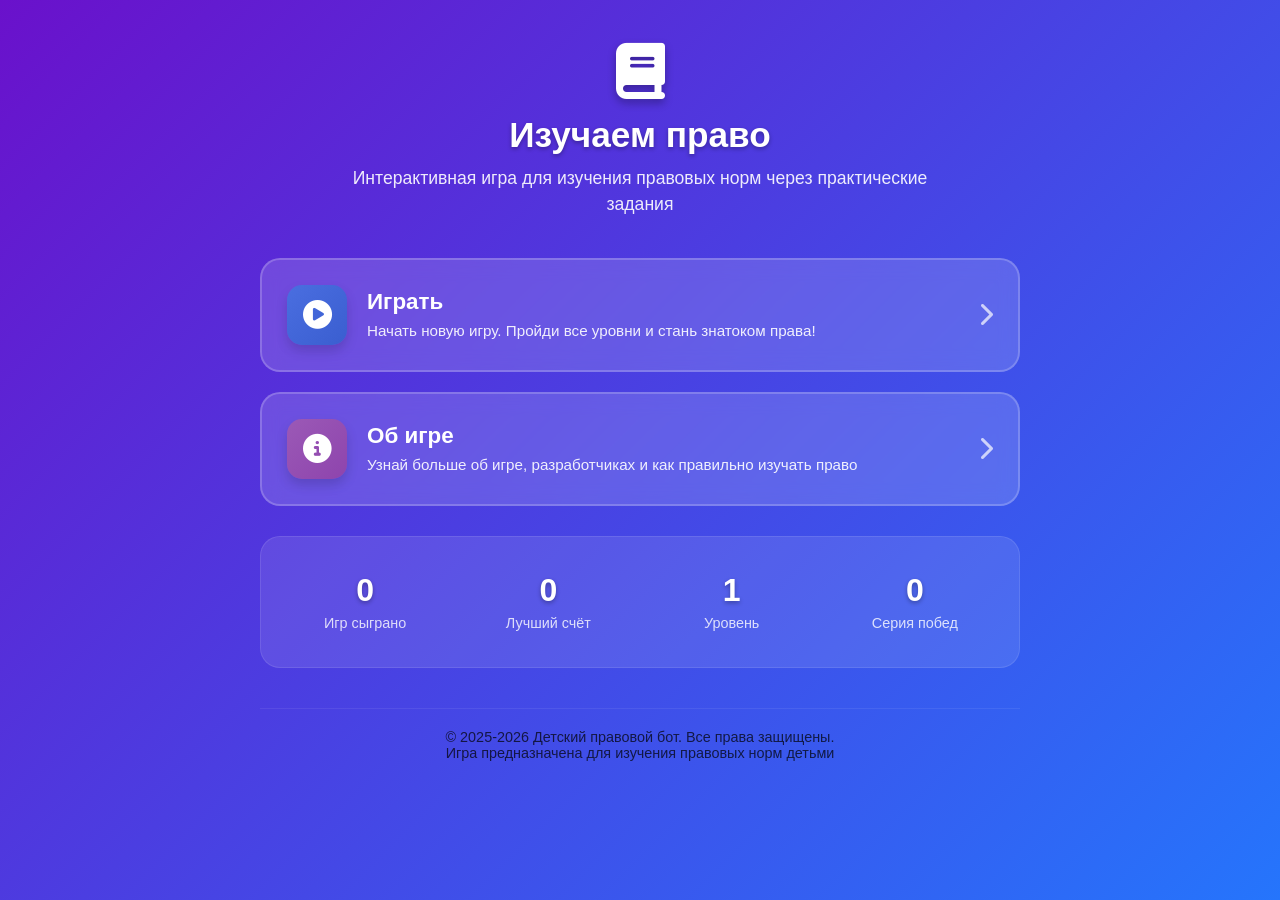
<file: index.html>
<!DOCTYPE html>
<html lang="ru">
<head>
    <meta charset="UTF-8">
    <meta name="viewport" content="width=device-width, initial-scale=1.0">
    <title>Изучаем право - Главная</title>
    <link rel="stylesheet" href="https://cdnjs.cloudflare.com/ajax/libs/font-awesome/6.4.0/css/all.min.css">
    <link rel="stylesheet" href="html/styles.css">
</head>
<body>
    <div class="container">
        <div class="header">
            <div class="logo pulse">
                <i class="fas fa-book"></i>
            </div>
            <h1>Изучаем право</h1>
            <p>Интерактивная игра для изучения правовых норм через практические задания</p>
        </div>

        <div class="menu">
            <a href="html/gamemode.html" class="menu-btn">
                <div class="btn-icon">
                    <i class="fas fa-play-circle"></i>
                </div>
                <div class="btn-content">
                    <span class="btn-title">Играть</span>
                    <span class="btn-description">Начать новую игру. Пройди все уровни и стань знатоком права!</span>
                </div>
                <div class="btn-arrow">
                    <i class="fas fa-chevron-right"></i>
                </div>
            </a>

            <a href="html/info.html" class="menu-btn">
                <div class="btn-icon" style="background: linear-gradient(135deg, #9b59b6, #8e44ad);">
                    <i class="fas fa-info-circle"></i>
                </div>
                <div class="btn-content">
                    <span class="btn-title">Об игре</span>
                    <span class="btn-description">Узнай больше об игре, разработчиках и как правильно изучать право</span>
                </div>
                <div class="btn-arrow">
                    <i class="fas fa-chevron-right"></i>
                </div>
            </a>
            
            <!--<a href="html/settings.html" class="menu-btn">
                <div class="btn-icon" style="background: linear-gradient(135deg, #34495e, #2c3e50);">
                    <i class="fas fa-cog"></i>
                </div>
                <div class="btn-content">
                    <span class="btn-title">Настройки</span>
                    <span class="btn-description">Настрой звук, сложность, управление и другие параметры игры</span>
                </div>
                <div class="btn-arrow">
                    <i class="fas fa-chevron-right"></i>
                </div>
            </a>
            
            <a href="html/achievements.html" class="menu-btn">
                <div class="btn-icon" style="background: linear-gradient(135deg, #f39c12, #e67e22);">
                    <i class="fas fa-trophy"></i>
                </div>
                <div class="btn-content">
                    <span class="btn-title">Достижения</span>
                    <span class="btn-description">Собирай достижения, повышай уровень</span>
                </div>
                <div class="btn-arrow">
                    <i class="fas fa-chevron-right"></i>
                </div>
            </a>-->
        </div>
                
        <div class="user-stats" style="color: white;">
            <div class="stat-item">
                <span class="stat-number" id="totalGames">0</span>
                <span class="stat-label">Игр сыграно</span>
            </div>
            <div class="stat-item">
                <span class="stat-number" id="bestScore">0</span>
                <span class="stat-label">Лучший счёт</span>
            </div>
            <div class="stat-item">
                <span class="stat-number" id="level">1</span>
                <span class="stat-label">Уровень</span>
            </div>
            <div class="stat-item">
                <span class="stat-number" id="streak">0</span>
                <span class="stat-label">Серия побед</span>
            </div>
        </div>

        <div class="footer">
            <p>© 2025-2026 Детский правовой бот. Все права защищены.</p>
            <p>Игра предназначена для изучения правовых норм детьми</p>
        </div>
    </div>

    <script>
        document.addEventListener('DOMContentLoaded', function() {
            // Загрузка статистики из localStorage
            const totalGames = localStorage.getItem('totalGames') || 0;
            const bestScore = localStorage.getItem('bestScore') || 0;
            const level = localStorage.getItem('level') || 1;
            const streak = localStorage.getItem('streak') || 0;
            
            document.getElementById('totalGames').textContent = totalGames;
            document.getElementById('bestScore').textContent = bestScore;
            document.getElementById('level').textContent = level;
            document.getElementById('streak').textContent = streak;

            const menuBtns = document.querySelectorAll('.menu-btn');
            menuBtns.forEach(btn => {
                btn.addEventListener('click', function(e) {
                    this.style.transform = 'scale(0.98)';
                    setTimeout(() => {
                        this.style.transform = '';
                    }, 200);
                });
            });
            
            // Добавляем интерактивность для статистики
            const statItems = document.querySelectorAll('.stat-item');
            statItems.forEach(item => {
                item.addEventListener('click', function() {
                    const label = this.querySelector('.stat-label').textContent;
                    const value = this.querySelector('.stat-number').textContent;
                    
                    // Временное уведомление
                    const originalBg = this.style.background;
                    this.style.background = 'rgba(255, 255, 255, 0.3)';
                    
                    setTimeout(() => {
                        this.style.background = originalBg;
                    }, 300);
                });
            });
            
        });
    </script>
</body>
</html>
</file>
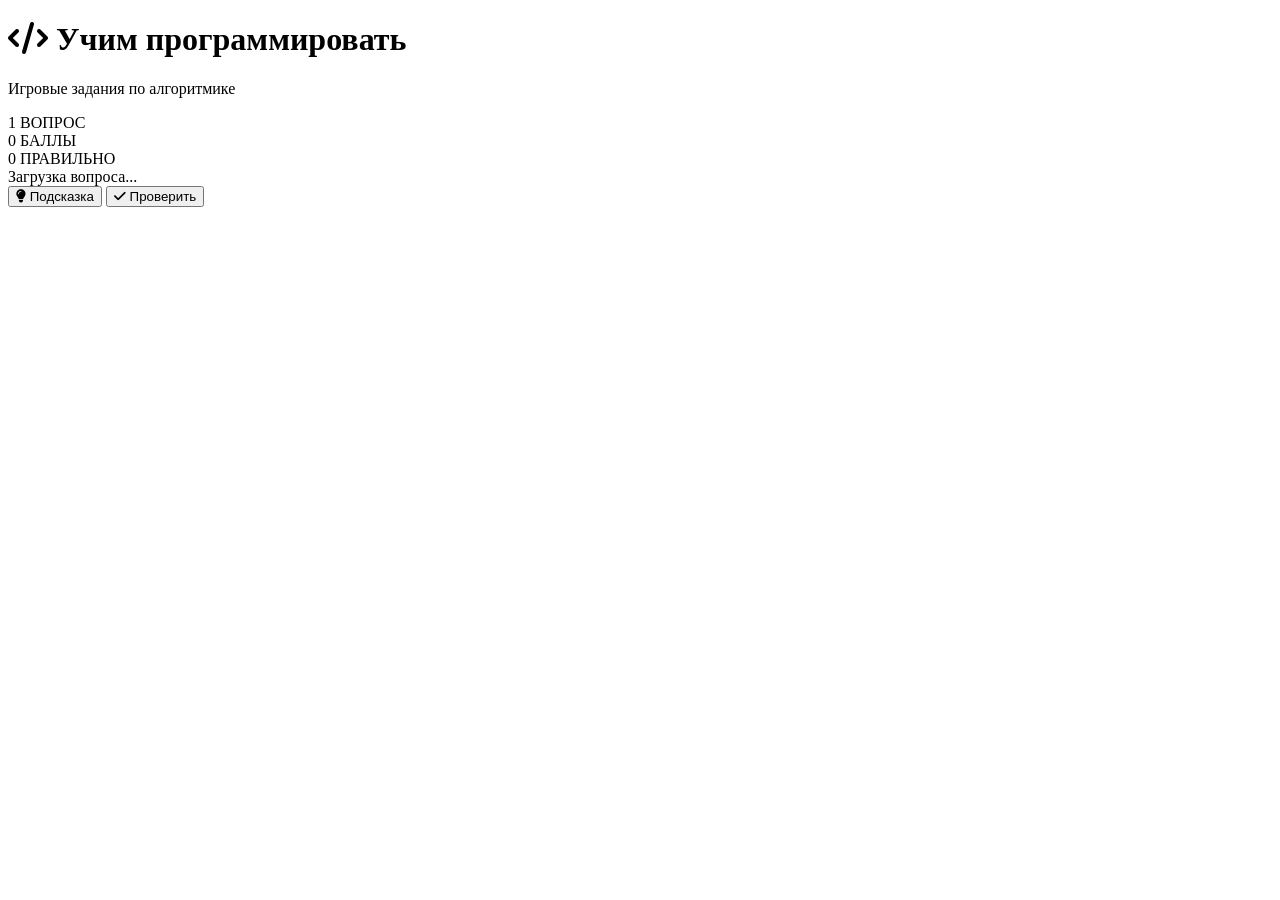
<file: html/index.html>
<!DOCTYPE html>
<html lang="ru">
<head>
    <meta charset="UTF-8">
    <meta name="viewport" content="width=device-width, initial-scale=1.0, maximum-scale=1.0, user-scalable=no">
    <title>Программирование для детей</title>
    <script src="https://telegram.org/js/telegram-web-app.js"></script>
    <link rel="stylesheet" href="https://cdnjs.cloudflare.com/ajax/libs/font-awesome/6.4.0/css/all.min.css">
    <link rel="styles" href="styles.css">
</head>
<body>
    <div class="game-container" id="gameContainer">
        <div class="header">
            <h1><i class="fas fa-code"></i> Учим программировать</h1>
            <p class="subtitle">Игровые задания по алгоритмике</p>
        </div>
        
        <div class="stats">
            <div class="stat-item">
                <span class="number" id="questionNumber">1</span>
                <span class="label">ВОПРОС</span>
            </div>
            <div class="stat-item">
                <span class="number" id="score">0</span>
                <span class="label">БАЛЛЫ</span>
            </div>
            <div class="stat-item">
                <span class="number" id="correct">0</span>
                <span class="label">ПРАВИЛЬНО</span>
            </div>
        </div>
        
        <div class="question-block fade-in" id="questionBlock">
            <div class="question-text" id="questionText">
                Загрузка вопроса...
            </div>
            
            <div id="answerContainer">
                <!-- Здесь будут варианты ответов -->
            </div>
        </div>
    </div>
    
    <div class="controls">
        <button class="btn btn-hint" id="hintBtn">
            <i class="fas fa-lightbulb"></i> Подсказка
        </button>
        <button class="btn btn-check" id="checkBtn">
            <i class="fas fa-check"></i> Проверить
        </button>
        <button class="btn btn-next" id="nextBtn" style="display: none;">
            <i class="fas fa-arrow-right"></i> Следующий вопрос
        </button>
    </div>
    
    <div class="result-message" id="resultMessage"></div>

    <script>
        const tg = window.Telegram.WebApp;
        tg.expand();
        tg.ready();
        
        // Вопросы без объяснений
        const questions = [
            {
                type: 'single',
                question: 'Что такое алгоритм?',
                options: [
                    'Последовательность команд для компьютера',
                    'Программа на языке программирования',
                    'Точное предписание для решения задачи',
                    'Математическая формула'
                ],
                correct: 2
            },
            {
                type: 'multiple',
                question: 'Какие типы циклов существуют в программировании?',
                options: [
                    'Цикл while',
                    'Цикл for',
                    'Цикл do-while',
                    'Бесконечный цикл'
                ],
                correct: [0, 1, 2, 3]
            },
            {
                type: 'matching',
                question: 'Соедини понятия с их значениями:',
                leftItems: ['Algorithm', 'Variable', 'Function', 'Bug'],
                rightItems: [
                    'Named container for data',
                    'Step-by-step instruction',
                    'Error in program',
                    'Reusable code block'
                ],
                correctPairs: {
                    'Algorithm': 'Step-by-step instruction',
                    'Variable': 'Named container for data',
                    'Function': 'Reusable code block',
                    'Bug': 'Error in program'
                }
            },
            {
                type: 'sequence',
                question: 'Расставь строки кода в правильном порядке:',
                steps: [
                    'print("Hello, World!")',
                    '# My first program',
                    'def main():',
                    'if __name__ == "__main__":',
                    '    main()'
                ],
                correctOrder: [1, 2, 0, 3, 4]
            },
            {
                type: 'fill-blanks',
                question: 'Заполни пропуски в программе:',
                code: 'for i in range(10):<br>    <span class="blank" data-id="1">______</span>("Hello!")<br><br>if x > 10:<br>    <span class="blank" data-id="2">______</span>("Big")<br>else:<br>    <span class="blank" data-id="3">______</span>("Small")',
                blanks: {
                    '1': ['print', 'write', 'output'],
                    '2': ['print', 'say', 'show'],
                    '3': ['print', 'display', 'output']
                },
                correct: ['print', 'print', 'print']
            },
            {
                type: 'find-error',
                question: 'Найди строку с ошибкой:',
                code: [
                    'def calculate(a, b):',
                    '    result = a + b',
                    '    return result',
                    '',
                    'x = 5',
                    'y = "10"',
                    'z = calculate(x, y)',
                    'print(f"Result: {z}")'
                ],
                errorLine: 6
            },
            {
                type: 'build-program',
                question: 'Собери программу для приветствия:',
                blocks: [
                    'def greet(name):',
                    '    print(f"Hello, {name}!")',
                    '',
                    'greet("World")',
                    'greet("Python")'
                ],
                correctOrder: [0, 1, 2, 3, 4]
            }
        ];
        
        let currentQuestion = 0;
        let score = 0;
        let correctAnswers = 0;
        let selectedAnswers = [];
        let activeBlank = null;
        let programBlocks = [];
        
        const elements = {
            questionNumber: document.getElementById('questionNumber'),
            score: document.getElementById('score'),
            correct: document.getElementById('correct'),
            questionText: document.getElementById('questionText'),
            answerContainer: document.getElementById('answerContainer'),
            hintBtn: document.getElementById('hintBtn'),
            checkBtn: document.getElementById('checkBtn'),
            nextBtn: document.getElementById('nextBtn'),
            resultMessage: document.getElementById('resultMessage')
        };
        
        function showResultMessage(message, isCorrect) {
            elements.resultMessage.textContent = message;
            elements.resultMessage.className = `result-message ${isCorrect ? 'correct' : 'incorrect'}`;
            elements.resultMessage.style.display = 'block';
            
            setTimeout(() => {
                elements.resultMessage.style.display = 'none';
            }, 1500);
        }
        
        function initGame() {
            loadQuestion(currentQuestion);
            setupEventListeners();
        }
        
        function loadQuestion(index) {
            if (index >= questions.length) {
                showResults();
                return;
            }
            
            const question = questions[index];
            elements.questionNumber.textContent = index + 1;
            elements.questionText.textContent = question.question;
            elements.answerContainer.innerHTML = '';
            
            // Показываем кнопку "Проверить", скрываем "Следующий вопрос"
            elements.checkBtn.style.display = 'flex';
            elements.nextBtn.style.display = 'none';
            
            selectedAnswers = [];
            activeBlank = null;
            programBlocks = [];
            
            switch (question.type) {
                case 'single':
                    loadSingleChoice(question);
                    break;
                case 'multiple':
                    loadMultipleChoice(question);
                    break;
                case 'matching':
                    loadMatching(question);
                    break;
                case 'sequence':
                    loadSequence(question);
                    break;
                case 'fill-blanks':
                    loadFillBlanks(question);
                    break;
                case 'find-error':
                    loadFindError(question);
                    break;
                case 'build-program':
                    loadBuildProgram(question);
                    break;
            }
            
            // Прокручиваем к началу
            window.scrollTo(0, 0);
        }
        
        function loadSingleChoice(question) {
            const container = document.createElement('div');
            container.className = 'options-container';
            
            question.options.forEach((option, index) => {
                const optionElement = document.createElement('button');
                optionElement.className = 'option-btn';
                optionElement.innerHTML = `
                    <span class="option-number">${String.fromCharCode(65 + index)}</span>
                    <span>${option}</span>
                `;
                
                optionElement.addEventListener('click', () => {
                    document.querySelectorAll('.option-btn').forEach(el => {
                        el.classList.remove('selected');
                    });
                    optionElement.classList.add('selected');
                    selectedAnswers = [index];
                });
                
                container.appendChild(optionElement);
            });
            
            elements.answerContainer.appendChild(container);
        }
        
        function loadMultipleChoice(question) {
            const container = document.createElement('div');
            container.className = 'options-container';
            
            question.options.forEach((option, index) => {
                const optionElement = document.createElement('button');
                optionElement.className = 'option-btn';
                optionElement.innerHTML = `
                    <div class="checkbox"></div>
                    <span>${option}</span>
                `;
                
                optionElement.addEventListener('click', () => {
                    optionElement.classList.toggle('selected');
                    optionElement.querySelector('.checkbox').classList.toggle('checked');
                    
                    if (optionElement.classList.contains('selected')) {
                        selectedAnswers.push(index);
                    } else {
                        selectedAnswers = selectedAnswers.filter(i => i !== index);
                    }
                });
                
                container.appendChild(optionElement);
            });
            
            elements.answerContainer.appendChild(container);
        }
        
        function loadMatching(question) {
            const container = document.createElement('div');
            container.className = 'matching-container';
            
            question.leftItems.forEach((term, index) => {
                const row = document.createElement('div');
                row.className = 'matching-row';
                
                const termDiv = document.createElement('div');
                termDiv.className = 'matching-term';
                termDiv.textContent = term;
                
                const select = document.createElement('select');
                select.className = 'matching-select';
                select.innerHTML = '<option value="">Выбери ответ</option>';
                
                question.rightItems.forEach(item => {
                    const option = document.createElement('option');
                    option.value = item;
                    option.textContent = item;
                    select.appendChild(option);
                });
                
                row.appendChild(termDiv);
                row.appendChild(select);
                container.appendChild(row);
            });
            
            elements.answerContainer.appendChild(container);
        }
        
        function loadSequence(question) {
            const container = document.createElement('div');
            container.className = 'sequence-container';
            
            const shuffledSteps = [...question.steps]
                .map((step, index) => ({step, originalIndex: index}))
                .sort(() => Math.random() - 0.5);
            
            shuffledSteps.forEach((item, currentIndex) => {
                const stepElement = document.createElement('div');
                stepElement.className = 'sequence-item';
                stepElement.innerHTML = `
                    <span>${item.step}</span>
                    <div class="seq-buttons">
                        <button class="seq-btn" ${currentIndex === 0 ? 'disabled' : ''}>↑</button>
                        <button class="seq-btn" ${currentIndex === shuffledSteps.length - 1 ? 'disabled' : ''}>↓</button>
                    </div>
                `;
                stepElement.dataset.originalIndex = item.originalIndex;
                
                const upBtn = stepElement.querySelector('.seq-btn:nth-child(1)');
                const downBtn = stepElement.querySelector('.seq-btn:nth-child(2)');
                
                upBtn.addEventListener('click', () => {
                    if (currentIndex > 0) {
                        const prevElement = container.children[currentIndex - 1];
                        container.insertBefore(stepElement, prevElement);
                        updateSequenceButtons();
                    }
                });
                
                downBtn.addEventListener('click', () => {
                    if (currentIndex < shuffledSteps.length - 1) {
                        const nextElement = container.children[currentIndex + 1];
                        container.insertBefore(nextElement, stepElement);
                        updateSequenceButtons();
                    }
                });
                
                container.appendChild(stepElement);
            });
            
            function updateSequenceButtons() {
                const items = container.children;
                for (let i = 0; i < items.length; i++) {
                    const buttons = items[i].querySelectorAll('.seq-btn');
                    buttons[0].disabled = i === 0;
                    buttons[1].disabled = i === items.length - 1;
                }
            }
            
            updateSequenceButtons();
            elements.answerContainer.appendChild(container);
        }
        
        function loadFillBlanks(question) {
            const container = document.createElement('div');
            container.className = 'code-blanks';
            
            const codeDiv = document.createElement('div');
            codeDiv.innerHTML = question.code;
            
            const optionsDiv = document.createElement('div');
            optionsDiv.className = 'blank-options';
            
            const allOptions = [];
            Object.values(question.blanks).forEach(arr => {
                arr.forEach(opt => {
                    if (!allOptions.includes(opt)) allOptions.push(opt);
                });
            });
            
            allOptions.forEach(option => {
                const optionBtn = document.createElement('button');
                optionBtn.className = 'blank-option';
                optionBtn.textContent = option;
                
                optionBtn.addEventListener('click', function() {
                    if (activeBlank) {
                        activeBlank.textContent = option;
                        activeBlank.classList.add('filled');
                        activeBlank.classList.remove('active');
                        this.classList.add('used');
                        activeBlank = null;
                    }
                });
                
                optionsDiv.appendChild(optionBtn);
            });
            
            setTimeout(() => {
                codeDiv.querySelectorAll('.blank').forEach(blank => {
                    blank.addEventListener('click', function() {
                        codeDiv.querySelectorAll('.blank').forEach(b => {
                            b.classList.remove('active');
                        });
                        this.classList.add('active');
                        activeBlank = this;
                        
                        optionsDiv.querySelectorAll('.blank-option').forEach(btn => {
                            btn.classList.remove('used');
                        });
                    });
                });
            }, 100);
            
            container.appendChild(codeDiv);
            container.appendChild(optionsDiv);
            elements.answerContainer.appendChild(container);
        }
        
        function loadFindError(question) {
            const container = document.createElement('div');
            
            const codeDiv = document.createElement('div');
            codeDiv.className = 'code-block';
            
            question.code.forEach((line, index) => {
                const lineDiv = document.createElement('div');
                lineDiv.className = 'code-line';
                lineDiv.innerHTML = `
                    <span style="color: #95a5a6; margin-right: 10px;">${index + 1}</span>
                    <span>${line}</span>
                `;
                
                lineDiv.addEventListener('click', function() {
                    codeDiv.querySelectorAll('.code-line').forEach(l => {
                        l.classList.remove('selected');
                    });
                    this.classList.add('selected');
                    selectedAnswers = [index + 1];
                });
                
                codeDiv.appendChild(lineDiv);
            });
            
            container.appendChild(codeDiv);
            elements.answerContainer.appendChild(container);
        }
        
        function loadBuildProgram(question) {
            const container = document.createElement('div');
            
            const hint = document.createElement('div');
            hint.style.cssText = 'color: #666; font-size: 0.9rem; margin-bottom: 10px;';
            hint.textContent = 'Кликни на блоки в правильном порядке:';
            
            const blocksDiv = document.createElement('div');
            blocksDiv.className = 'program-blocks';
            
            question.blocks.forEach((block, index) => {
                const blockElement = document.createElement('div');
                blockElement.className = 'program-block';
                blockElement.textContent = block;
                blockElement.dataset.index = index;
                
                blockElement.addEventListener('click', () => {
                    if (programBlocks.includes(index)) return;
                    
                    programBlocks.push(index);
                    blockElement.classList.add('selected');
                    updateProgramArea();
                });
                
                blocksDiv.appendChild(blockElement);
            });
            
            const programArea = document.createElement('div');
            programArea.className = 'program-area';
            
            function updateProgramArea() {
                programArea.innerHTML = '';
                programBlocks.forEach(blockIndex => {
                    const blockClone = document.createElement('div');
                    blockClone.className = 'program-block';
                    blockClone.textContent = question.blocks[blockIndex];
                    blockClone.style.background = '#f0f4ff';
                    programArea.appendChild(blockClone);
                });
            }
            
            container.appendChild(hint);
            container.appendChild(blocksDiv);
            container.appendChild(programArea);
            elements.answerContainer.appendChild(container);
        }
        
        function checkAnswer() {
            const question = questions[currentQuestion];
            let isCorrect = false;
            
            switch (question.type) {
                case 'single':
                    isCorrect = selectedAnswers.length === 1 && 
                               selectedAnswers[0] === question.correct;
                    break;
                    
                case 'multiple':
                    if (selectedAnswers.length === question.correct.length) {
                        isCorrect = selectedAnswers.every(answer => 
                            question.correct.includes(answer)
                        );
                    }
                    break;
                    
                case 'matching':
                    const selects = document.querySelectorAll('.matching-select');
                    let allCorrect = true;
                    
                    selects.forEach(select => {
                        const term = select.previousElementSibling.textContent;
                        if (question.correctPairs[term] !== select.value) {
                            allCorrect = false;
                        }
                    });
                    
                    isCorrect = allCorrect && selects.length > 0;
                    break;
                    
                case 'sequence':
                    const sequenceItems = document.querySelectorAll('.sequence-item');
                    const currentOrder = Array.from(sequenceItems).map(item => 
                        parseInt(item.dataset.originalIndex)
                    );
                    isCorrect = JSON.stringify(currentOrder) === 
                               JSON.stringify(question.correctOrder);
                    break;
                    
                case 'fill-blanks':
                    const blanks = document.querySelectorAll('.blank');
                    const filledCorrectly = Array.from(blanks).every((blank, index) => {
                        return blank.textContent === question.correct[index];
                    });
                    isCorrect = filledCorrectly && blanks.length === question.correct.length;
                    break;
                    
                case 'find-error':
                    isCorrect = selectedAnswers.length === 1 && 
                               selectedAnswers[0] === question.errorLine;
                    break;
                    
                case 'build-program':
                    isCorrect = JSON.stringify(programBlocks) === 
                               JSON.stringify(question.correctOrder);
                    break;
            }
            
            if (isCorrect) {
                score += 10;
                correctAnswers++;
                elements.score.textContent = score;
                elements.correct.textContent = correctAnswers;
                
                showResultMessage('Правильно! +10 баллов ✅', true);
            } else {
                showResultMessage('Неправильно ❌', false);
            }
            
            // Показываем кнопку "Следующий вопрос", скрываем "Проверить"
            elements.checkBtn.style.display = 'none';
            elements.nextBtn.style.display = 'flex';
            
            // Автоматический переход через 3 секунды
            setTimeout(() => {
                if (elements.nextBtn.style.display === 'flex') {
                    nextQuestion();
                }
            }, 3000);
        }
        
        function nextQuestion() {
            currentQuestion++;
            loadQuestion(currentQuestion);
        }
        
        function showResults() {
            const percentage = Math.round((correctAnswers / questions.length) * 100);
            
            let grade = '';
            let icon = '';
            
            if (percentage >= 90) {
                grade = 'Отлично! 🏆';
                icon = '🏆';
            } else if (percentage >= 70) {
                grade = 'Хорошо! 👍';
                icon = '👍';
            } else if (percentage >= 50) {
                grade = 'Неплохо! 👌';
                icon = '👌';
            } else {
                grade = 'Попробуй еще! 📚';
                icon = '📚';
            }
            
            elements.questionText.innerHTML = `
                <h2>${icon} Игра завершена!</h2>
                <p>Правильных ответов: ${correctAnswers}/${questions.length}</p>
                <p>Набрано баллов: ${score}</p>
                <p><strong>${grade}</strong></p>
                <p style="margin-top: 20px; font-size: 1rem;">
                    <button id="restartBtn" style="
                        background: linear-gradient(135deg, #4a6ee0, #3a5ed0);
                        color: white;
                        border: none;
                        border-radius: 12px;
                        padding: 15px 30px;
                        font-size: 1rem;
                        font-weight: 600;
                        cursor: pointer;
                        margin-top: 20px;
                    ">
                        <i class="fas fa-redo"></i> Играть снова
                    </button>
                </p>
            `;
            
            elements.answerContainer.innerHTML = '';
            elements.hintBtn.style.display = 'none';
            elements.checkBtn.style.display = 'none';
            elements.nextBtn.style.display = 'none';
            
            document.getElementById('restartBtn').addEventListener('click', () => {
                location.reload();
            });
            
            tg.sendData(JSON.stringify({
                action: 'game_complete',
                score: score,
                correct: correctAnswers,
                total: questions.length,
                percentage: percentage
            }));
        }
        
        function setupEventListeners() {
            elements.hintBtn.addEventListener('click', () => {
                const hints = [
                    "Внимательно читай вопрос!",
                    "Попробуй исключить неправильные варианты!",
                    "Помни про порядок действий в программировании!",
                    "Проверь свой ответ перед отправкой!"
                ];
                showResultMessage(hints[Math.floor(Math.random() * hints.length)], true);
            });
            
            elements.checkBtn.addEventListener('click', checkAnswer);
            elements.nextBtn.addEventListener('click', nextQuestion);
            
            // Предотвращаем масштабирование
            document.addEventListener('touchstart', function(e) {
                if (e.touches.length > 1) e.preventDefault();
            }, { passive: false });
            
            let lastTouchEnd = 0;
            document.addEventListener('touchend', function(e) {
                const now = Date.now();
                if (now - lastTouchEnd <= 300) e.preventDefault();
                lastTouchEnd = now;
            }, false);
        }
        
        document.addEventListener('DOMContentLoaded', initGame);
    </script>
</body>
</html>
</file>
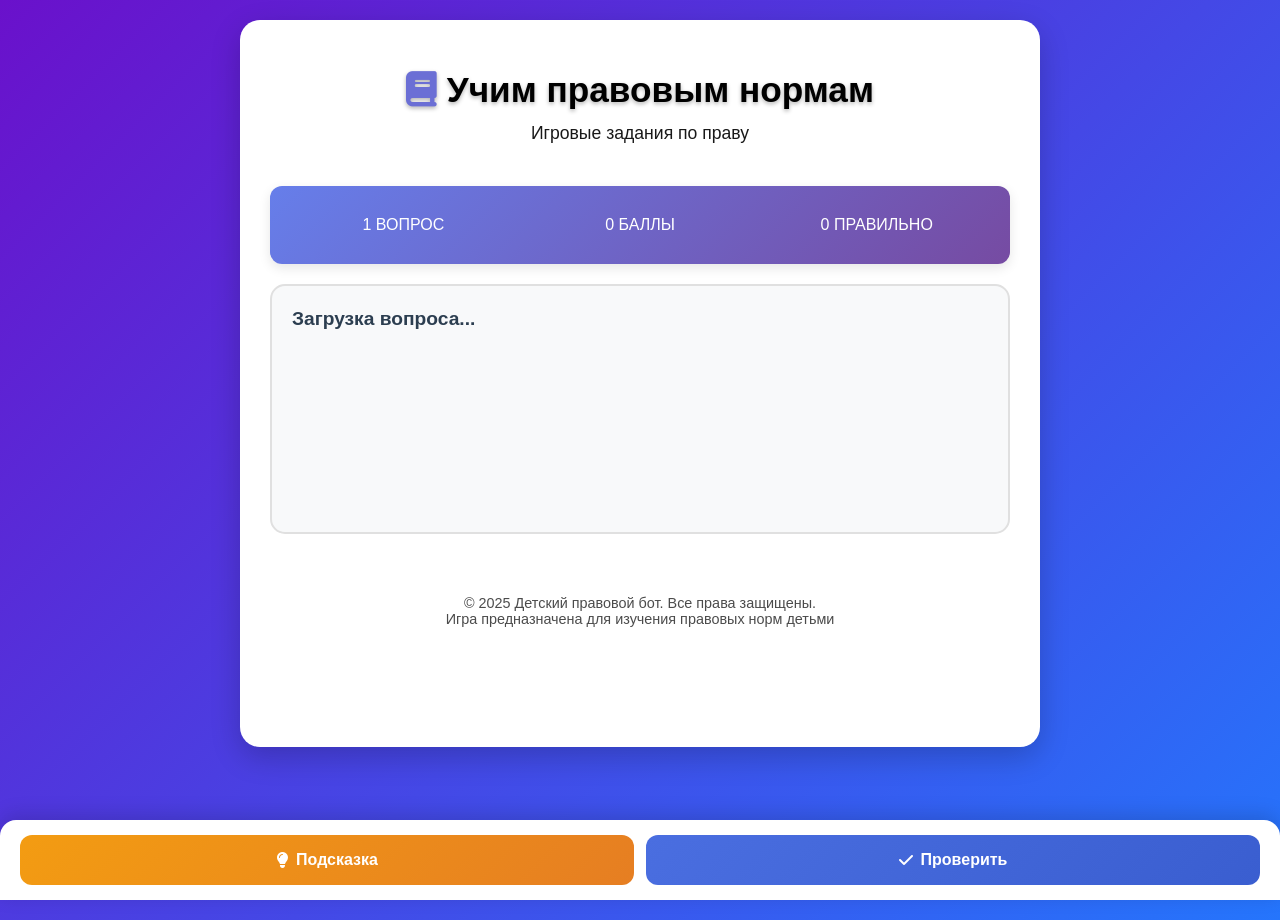
<file: game.html>
<!DOCTYPE html>
<html lang="ru">
<head>
    <meta charset="UTF-8">
    <meta name="viewport" content="width=device-width, initial-scale=1.0">
    <title>Правовые нормы для детей</title>
    <script src="https://telegram.org/js/telegram-web-app.js"></script>
    <link rel="stylesheet" href="https://cdnjs.cloudflare.com/ajax/libs/font-awesome/6.4.0/css/all.min.css">
    <link rel="stylesheet" href="styles.css">
</head>
<body>
    <div class="game-container" id="gameContainer">
        <div class="header">
            <h1 style="color: black;"><i class="fas fa-book" style="color: #6b6fd5;"></i> Учим правовым нормам</h1>
            <p class="subtitle" style="color: black;">Игровые задания по праву</p>
        </div>
        
        <div class="stats">
            <div class="stat-item">
                <span class="number" id="questionNumber">1</span>
                <span class="label">ВОПРОС</span>
            </div>
            <div class="stat-item">
                <span class="number" id="score">0</span>
                <span class="label">БАЛЛЫ</span>
            </div>
            <div class="stat-item">
                <span class="number" id="correct">0</span>
                <span class="label">ПРАВИЛЬНО</span>
            </div>
        </div>

        <div class="question-block fade-in" id="questionBlock">
            <div class="question-text" id="questionText">
                Загрузка вопроса...
            </div>

            <div id="answerContainer">
                <!-- Здесь будут варианты ответов -->
            </div>
        </div>

        <div class="footer">
            <p>© 2025 Детский правовой бот. Все права защищены.</p>
            <p>Игра предназначена для изучения правовых норм детьми</p>
        </div>
    </div>

    <div class="controls">
        <button class="btn btn-hint" id="hintBtn">
            <i class="fas fa-lightbulb"></i> Подсказка
        </button>
        <button class="btn btn-check" id="checkBtn">
            <i class="fas fa-check"></i> Проверить
        </button>
        <button class="btn btn-next" id="nextBtn" style="display: none;">
            <i class="fas fa-arrow-right"></i> Следующий вопрос
        </button>
    </div>

    <div class="result-message" id="resultMessage"></div>
    <script>
        document.addEventListener('DOMContentLoaded', function() {
            const tg = window.Telegram.WebApp;
            tg.expand();
            tg.ready();

            // Элементы UI
            const questionText = document.getElementById('questionText');
            const answerContainer = document.getElementById('answerContainer');
            const questionNumberEl = document.getElementById('questionNumber');
            const scoreEl = document.getElementById('score');
            const correctEl = document.getElementById('correct');
            const resultMessage = document.getElementById('resultMessage');

            // Кнопки
            const checkBtn = document.getElementById('checkBtn');
            const nextBtn = document.getElementById('nextBtn');
            const hintBtn = document.getElementById('hintBtn');

            // Состояние игры
            let allQuestions = [];
            let gameQuestions = [];
            let currentQIndex = 0;
            let currentScore = 0;
            let correctAnswersCount = 0;
            let userSelection = null;
            let isAnswerChecked = false;

            // --- 1. Загрузка и подготовка данных ---

            async function initGame() {
                try {
                    // Загружаем JSON файл с вопросами
                    const response = await fetch('questions.json');
                    if (!response.ok) throw new Error("Не удалось загрузить вопросы");

                    const data = await response.json();
                    allQuestions = data;

                    // Выбираем 15 случайных вопросов для текущей игры
                    gameQuestions = getRandomItems(allQuestions, 15);

                    // Если вопросов меньше 15, берем все
                    if (gameQuestions.length === 0 && allQuestions.length > 0) {
                        gameQuestions = allQuestions;
                    }

                    // Запуск первого вопроса
                    loadQuestion(0);
                } catch (error) {
                    questionText.innerHTML = "Ошибка загрузки вопросов.<br><br>Убедитесь, что файл <b>questions.json</b> находится в той же папке и игра запущена через веб-сервер (GitHub Pages или локальный сервер).";
                    console.error(error);
                    checkBtn.style.display = 'none';
                    hintBtn.style.display = 'none';
                }
            }

            function getRandomItems(arr, count) {
                if (!arr || arr.length === 0) return [];
                const shuffled = [...arr].sort(() => 0.5 - Math.random());
                return shuffled.slice(0, count);
            }

            // --- 2. Рендеринг вопросов ---

            function loadQuestion(index) {
                const q = gameQuestions[index];
                currentQIndex = index;
                isAnswerChecked = false;
                userSelection = null;

                // Обновляем UI
                questionNumberEl.textContent = index + 1;
                answerContainer.innerHTML = '';
                checkBtn.style.display = 'flex';
                nextBtn.style.display = 'none';
                hintBtn.disabled = false;
                resultMessage.style.display = 'none';

                // Анимация появления
                const block = document.getElementById('questionBlock');
                block.classList.remove('fade-in');
                void block.offsetWidth; // триггер рефлоу
                block.classList.add('fade-in');

                // Текст вопроса
                questionText.innerHTML = q.question;

                // Добавляем подсказки по типу вопроса
                if(q.type === 'multiple') questionText.innerHTML += '<br><small style="font-weight:normal; font-size:0.9rem; color:#666;">(Выберите несколько вариантов)</small>';
                if(q.type === 'find-error') questionText.innerHTML += '<br><small style="font-weight:normal; font-size:0.9rem; color:#666;">(Нажмите на строку с ошибкой)</small>';
                if(q.type === 'sequence') questionText.innerHTML += '<br><small style="font-weight:normal; font-size:0.9rem; color:#666;">(Расставьте в правильном порядке)</small>';
                if(q.type === 'matching') questionText.innerHTML += '<br><small style="font-weight:normal; font-size:0.9rem; color:#666;">(Соедините пары)</small>';

                // Рендер в зависимости от типа
                switch (q.type) {
                    case 'single':
                    case 'multiple':
                        renderMultipleChoice(q);
                        break;
                    case 'matching':
                        renderMatching(q);
                        break;
                    case 'sequence':
                        renderSequence(q);
                        break;
                    case 'fill-blanks':
                        renderFillBlanks(q);
                        break;
                    case 'find-error':
                        renderFindError(q);
                        break;
                    default:
                        questionText.textContent = "Тип вопроса не поддерживается: " + q.type;
                }
            }

            // Рендер: Выбор вариантов (Single/Multiple)
            function renderMultipleChoice(q) {
                // Если multiple - массив, если single - null
                userSelection = q.type === 'multiple' ? [] : null;
                const container = document.createElement('div');
                container.className = 'options-container';

                q.options.forEach((opt, idx) => {
                    const btn = document.createElement('div');
                    btn.className = 'option-btn';
                    btn.innerHTML = `
                        <div class="checkbox"></div>
                        <div class="option-text">${opt}</div>
                    `;

                    btn.addEventListener('click', () => {
                        if (isAnswerChecked) return;

                        if (q.type === 'single') {
                            // Сброс остальных
                            container.querySelectorAll('.option-btn').forEach(b => {
                                b.classList.remove('selected');
                                b.querySelector('.checkbox').classList.remove('checked');
                            });
                            // Выбор текущего
                            btn.classList.add('selected');
                            btn.querySelector('.checkbox').classList.add('checked');
                            userSelection = idx;
                        } else {
                            // Множественный выбор
                            btn.classList.toggle('selected');
                            const cb = btn.querySelector('.checkbox');
                            cb.classList.toggle('checked');

                            if (userSelection.includes(idx)) {
                                userSelection = userSelection.filter(i => i !== idx);
                            } else {
                                userSelection.push(idx);
                            }
                        }
                    });
                    container.appendChild(btn);
                });
                answerContainer.appendChild(container);
            }

            // Рендер: Соедини пары (Matching)
            function renderMatching(q) {
                userSelection = {};
                const container = document.createElement('div');
                container.className = 'matching-container';

                // Перемешиваем правые части для сложности
                const rightOptions = [...q.rightItems].sort(() => 0.5 - Math.random());

                q.leftItems.forEach((item, idx) => {
                    const row = document.createElement('div');
                    row.className = 'matching-row';

                    const leftDiv = document.createElement('div');
                    leftDiv.className = 'matching-term';
                    leftDiv.textContent = item;

                    const select = document.createElement('select');
                    select.className = 'matching-select';
                    select.dataset.left = item;

                    const defaultOpt = document.createElement('option');
                    defaultOpt.text = "Выберите ответ...";
                    defaultOpt.value = "";
                    select.appendChild(defaultOpt);

                    rightOptions.forEach(opt => {
                        const option = document.createElement('option');
                        option.value = opt;
                        option.text = opt;
                        select.appendChild(option);
                    });

                    select.addEventListener('change', (e) => {
                        userSelection[item] = e.target.value;
                    });

                    row.appendChild(leftDiv);
                    row.appendChild(select);
                    container.appendChild(row);
                });
                answerContainer.appendChild(container);
            }

            // Рендер: Последовательность (Sequence)
            function renderSequence(q) {
                // Создаем массив объектов с исходными индексами
                userSelection = q.steps.map((step, index) => ({ text: step, originalIndex: index }));
                // Перемешиваем для отображения
                userSelection.sort(() => 0.5 - Math.random());

                const container = document.createElement('div');
                container.className = 'sequence-container';

                function updateSequenceUI() {
                    container.innerHTML = '';
                    userSelection.forEach((item, idx) => {
                        const div = document.createElement('div');
                        div.className = 'sequence-item';
                        div.innerHTML = `
                            <span style="font-weight:bold; margin-right:10px; color:#4a6ee0;">${idx + 1}.</span>
                            <span>${item.text}</span>
                            <div class="seq-buttons">
                                <button class="seq-btn up" ${idx === 0 ? 'disabled' : ''}><i class="fas fa-arrow-up"></i></button>
                                <button class="seq-btn down" ${idx === userSelection.length - 1 ? 'disabled' : ''}><i class="fas fa-arrow-down"></i></button>
                            </div>
                        `;

                        // Обработчики кнопок
                        const upBtn = div.querySelector('.up');
                        const downBtn = div.querySelector('.down');

                        if (upBtn) upBtn.onclick = () => {
                            if (isAnswerChecked) return;
                            [userSelection[idx], userSelection[idx - 1]] = [userSelection[idx - 1], userSelection[idx]];
                            updateSequenceUI();
                        };

                        if (downBtn) downBtn.onclick = () => {
                            if (isAnswerChecked) return;
                            [userSelection[idx], userSelection[idx + 1]] = [userSelection[idx + 1], userSelection[idx]];
                            updateSequenceUI();
                        };

                        container.appendChild(div);
                    });
                }
                updateSequenceUI();
                answerContainer.appendChild(container);
            }

            // Рендер: Заполни пропуски (Fill Blanks)
            function renderFillBlanks(q) {
                userSelection = {};

                const codeBlock = document.createElement('div');
                codeBlock.className = 'code-blanks';
                codeBlock.innerHTML = q.code; // HTML строка с <span class="blank">

                const optionsContainer = document.createElement('div');
                optionsContainer.className = 'blank-options';

                // Собираем все варианты ответов
                let allOptions = [];
                for (let key in q.blanks) {
                    allOptions = allOptions.concat(q.blanks[key]);
                }
                allOptions.sort(() => 0.5 - Math.random());

                let activeBlankId = null;

                // Навешиваем обработчики на бланки внутри текста
                const blanks = codeBlock.querySelectorAll('.blank');
                blanks.forEach(blank => {
                    blank.textContent = "____";
                    blank.onclick = () => {
                        if (isAnswerChecked) return;
                        blanks.forEach(b => b.classList.remove('filled'));
                        blank.classList.add('filled');
                        activeBlankId = blank.dataset.id;
                    };
                });

                // Создаем кнопки вариантов
                allOptions.forEach(optText => {
                    const btn = document.createElement('button');
                    btn.className = 'blank-option';
                    btn.textContent = optText;
                    btn.onclick = () => {
                        if (isAnswerChecked || !activeBlankId) return;

                        // Записываем ответ
                        userSelection[activeBlankId] = optText;

                        // Визуально обновляем бланк
                        const targetBlank = codeBlock.querySelector(`.blank[data-id="${activeBlankId}"]`);
                        if (targetBlank) {
                            targetBlank.textContent = optText;
                            targetBlank.style.borderStyle = 'solid';
                            targetBlank.style.borderColor = '#2ecc71';
                            targetBlank.classList.remove('filled');
                            activeBlankId = null; // Сбрасываем выбор
                        }
                    };
                    optionsContainer.appendChild(btn);
                });

                answerContainer.appendChild(codeBlock);
                answerContainer.appendChild(optionsContainer);
            }

            // Рендер: Найди ошибку (Find Error)
            function renderFindError(q) {
                userSelection = null;

                const container = document.createElement('div');
                container.className = 'code-block';

                q.code.forEach((line, idx) => {
                    const lineDiv = document.createElement('div');
                    lineDiv.className = 'code-line';
                    lineDiv.textContent = line;

                    lineDiv.onclick = () => {
                        if (isAnswerChecked) return;

                        container.querySelectorAll('.code-line').forEach(l => l.classList.remove('selected'));
                        lineDiv.classList.add('selected');
                        userSelection = idx + 1; // 1-based index как в JSON
                    };

                    container.appendChild(lineDiv);
                });

                answerContainer.appendChild(container);
            }

            // --- 3. Проверка ответов ---

            checkBtn.addEventListener('click', () => {
                if (isAnswerChecked) return;

                // Валидация: выбран ли ответ
                let isSelectionEmpty = false;
                if (userSelection === null) isSelectionEmpty = true;
                if (Array.isArray(userSelection) && userSelection.length === 0) isSelectionEmpty = true;
                if (typeof userSelection === 'object' && !Array.isArray(userSelection) && userSelection !== null && Object.keys(userSelection).length === 0) isSelectionEmpty = true;

                if (isSelectionEmpty) {
                    showNotification('Пожалуйста, выберите ответ!', 'incorrect');
                    return;
                }

                const q = gameQuestions[currentQIndex];
                let isCorrect = false;

                switch (q.type) {
                    case 'single':
                        isCorrect = (userSelection === q.correct);
                        break;
                    case 'multiple':
                        // Сортируем оба массива и сравниваем JSON строки
                        const userSorted = [...userSelection].sort((a, b) => a - b);
                        const correctSorted = [...q.correct].sort((a, b) => a - b);
                        isCorrect = JSON.stringify(userSorted) === JSON.stringify(correctSorted);
                        break;
                    case 'matching':
                        isCorrect = true;
                        // Проверяем каждую пару
                        for (let key in q.correctPairs) {
                            if (userSelection[key] !== q.correctPairs[key]) {
                                isCorrect = false;
                                break;
                            }
                        }
                        // Проверяем, что выбрано всё
                        if (Object.keys(userSelection).length !== Object.keys(q.correctPairs).length) isCorrect = false;
                        break;
                    case 'sequence':
                        const currentOrder = userSelection.map(item => item.originalIndex);
                        isCorrect = JSON.stringify(currentOrder) === JSON.stringify(q.correctOrder);
                        break;
                    case 'fill-blanks':
                        isCorrect = true;
                        if (Object.keys(userSelection).length < q.correct.length) {
                            isCorrect = false;
                        } else {
                            for (let i = 0; i < q.correct.length; i++) {
                                // id в JSON начинаются с 1
                                if (userSelection[String(i+1)] !== q.correct[i]) {
                                    isCorrect = false;
                                    break;
                                }
                            }
                        }
                        break;
                    case 'find-error':
                        isCorrect = (userSelection === q.errorLine);
                        break;
                }

                // Обработка результата
                if (isCorrect) {
                    currentScore += 10;
                    correctAnswersCount++;
                    showNotification('Правильно! +10 баллов', 'correct');
                    // Можно добавить визуальный эффект для контейнера
                    answerContainer.style.opacity = '0.8';
                } else {
                    showNotification('Неправильно!', 'incorrect');
                    // Можно показать правильный ответ, но пока оставим как есть
                }

                // Обновляем статистику
                scoreEl.textContent = currentScore;
                correctEl.textContent = correctAnswersCount;

                // Меняем кнопки
                checkBtn.style.display = 'none';
                nextBtn.style.display = 'flex';
                isAnswerChecked = true;
            });

            nextBtn.addEventListener('click', () => {
                if (currentQIndex < gameQuestions.length - 1) {
                    loadQuestion(currentQIndex + 1);
                    answerContainer.style.opacity = '1';
                } else {
                    finishGame();
                }
            });

            hintBtn.addEventListener('click', () => {
                alert("В этой версии игры подсказки отключены для сложности!");
            });

            function finishGame() {
                // Вычисляем рейтинг
                let rating = '';
                if (correctAnswersCount >= 13) rating = '⭐⭐⭐ Отлично!';
                else if (correctAnswersCount >= 8) rating = '⭐⭐ Хорошо!';
                else rating = '⭐ Старайся лучше!';

                answerContainer.innerHTML = `
                    <div style="text-align:center; padding: 20px;">
                        <h2 style="color:#2c3e50; margin-bottom:15px;">Игра окончена!</h2>
                        <div style="font-size:3rem; margin-bottom:10px;">${rating}</div>
                        <p style="font-size:1.2rem; margin-bottom:5px;">Ваш счёт: <b>${currentScore}</b></p>
                        <p style="color:#666; margin-bottom:25px;">Правильных ответов: ${correctAnswersCount} из ${gameQuestions.length}</p>

                        <button class="menu-btn" onclick="location.reload()" style="justify-content:center; margin-top:10px; background:linear-gradient(135deg, #2ecc71, #27ae60);">
                            <i class="fas fa-redo"></i> Сыграть снова
                        </button>
                        <a href="index.html" class="menu-btn" style="justify-content:center; margin-top:10px; background:linear-gradient(135deg, #4a6ee0, #3a5ed0); text-decoration:none;">
                            <i class="fas fa-home"></i> В меню
                        </a>
                    </div>
                `;
                checkBtn.style.display = 'none';
                nextBtn.style.display = 'none';
                hintBtn.style.display = 'none';
                questionText.style.display = 'none';

                // Сохраняем результат
                const savedGames = parseInt(localStorage.getItem('totalGames') || '0') + 1;
                const bestScore = parseInt(localStorage.getItem('bestScore') || '0');
                localStorage.setItem('totalGames', savedGames);
                if (currentScore > bestScore) {
                    localStorage.setItem('bestScore', currentScore);
                }
            }

            function showNotification(text, type) {
                resultMessage.textContent = text;
                resultMessage.className = 'result-message ' + type;
                resultMessage.style.display = 'block';
                setTimeout(() => {
                    resultMessage.style.display = 'none';
                }, 2000);
            }

            // Старт
            initGame();
        });
    </script>
</body>
</html>
</file>
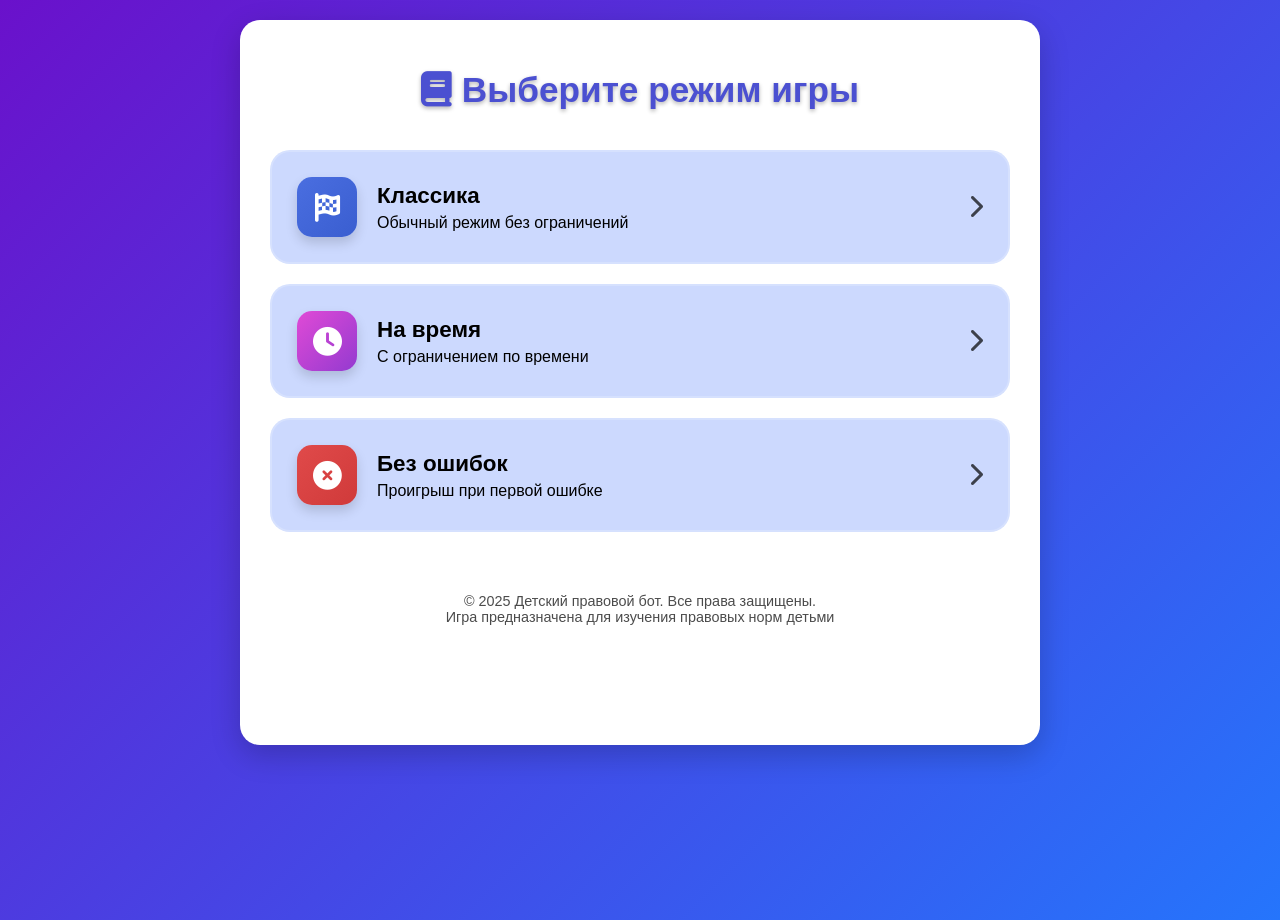
<file: gamemode.html>
<!DOCTYPE html>
<html lang="ru">
<head>
    <meta charset="UTF-8">
    <meta name="viewport" content="width=device-width, initial-scale=1.0">
    <title>Правовые нормы для детей</title>
    <script src="https://telegram.org/js/telegram-web-app.js"></script>
    <link rel="stylesheet" href="https://cdnjs.cloudflare.com/ajax/libs/font-awesome/6.4.0/css/all.min.css">
    <link rel="stylesheet" href="styles.css">
</head>
<body>
    <div class="game-container" id="gameContainer">
    <div class="header">
        <h1 style="color: #4b50d1;"><i class="fas fa-book"></i> Выберите режим игры</h1>
    </div>

    <div class="menu" >
        <a href="themes.html" class="menu-btn" style="color: black; background: rgb(204 217 254);">
            <div class="btn-icon" style="background: linear-gradient(135deg, #4a6ee0, #3a5ed0);">
                <i class="fas fa-flag-checkered" style="color: white;"></i>
            </div>
            <div class="btn-content">
                <span class="btn-title">Классика</span>
                <span class="mode-description">Обычный режим без ограничений</span>
            </div>
            <div class="btn-arrow">
                <i class="fas fa-chevron-right"></i>
            </div>
        </a>

        <a href="themes.html" class="menu-btn" style="color: black; background: rgb(204 217 254);">
            <div class="btn-icon" style="background: linear-gradient(135deg, #e04ad6, #943ad0);">
                <i class="fas fa-clock" style="color: white;"></i>
            </div>
            <div class="btn-content">
                <span class="btn-title">На время</span>
                <span class="mode-description">С ограничением по времени</span>
            </div>
            <div class="btn-arrow">
                <i class="fas fa-chevron-right"></i>
            </div>
        </a>

        <a href="themes.html" class="menu-btn" style="color: black; background: rgb(204 217 254);">
            <div class="btn-icon" style="background: linear-gradient(135deg, #e04a4a, #d03a3a);">
                <i class="fas fa-times-circle" style="color: white;"></i>
            </div>
            <div class="btn-content">
                <span class="btn-title">Без ошибок</span>
                <span class="mode-description">Проигрыш при первой ошибке</span>
            </div>
            <div class="btn-arrow">
                <i class="fas fa-chevron-right"></i>
            </div>
        </a>
    </div>
    <div class="footer">
        <p>© 2025 Детский правовой бот. Все права защищены.</p>
        <p>Игра предназначена для изучения правовых норм детьми</p>
    </div>
</body>
</html>
</file>
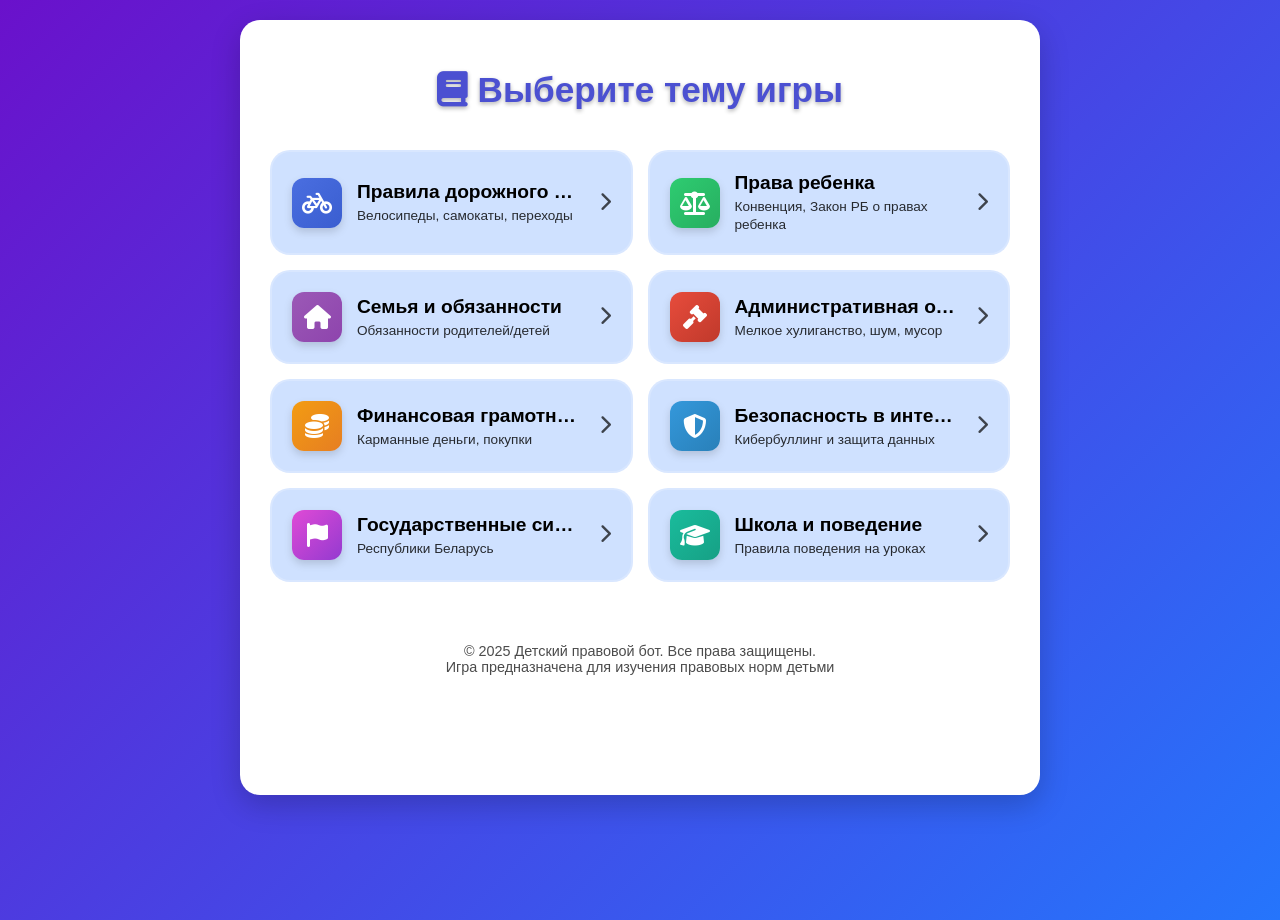
<file: themes.html>
<!DOCTYPE html>
<html lang="ru">
<head>
    <meta charset="UTF-8">
    <meta name="viewport" content="width=device-width, initial-scale=1.0">
    <title>Правовые нормы для детей</title>
    <script src="https://telegram.org/js/telegram-web-app.js"></script>
    <link rel="stylesheet" href="https://cdnjs.cloudflare.com/ajax/libs/font-awesome/6.4.0/css/all.min.css">
    <link rel="stylesheet" href="styles.css">
</head>
<body>
    <div class="game-container" id="gameContainer">
    <div class="header">
        <h1 style="color: #4b50d1;"><i class="fas fa-book"></i> Выберите тему игры</h1>
    </div>
    <div class="themes-menu">
        <a href="game.html?theme=traffic" class="theme-btn">
            <div class="theme-icon" style="background: linear-gradient(135deg, #4a6ee0, #3a5ed0);">
                <i class="fas fa-bicycle"></i>
            </div>
            <div class="theme-content">
                <span class="theme-title">Правила дорожного движения</span>
                <span class="theme-description">Велосипеды, самокаты, переходы</span>
            </div>
            <div class="theme-arrow">
                <i class="fas fa-chevron-right"></i>
            </div>
        </a>

        <a href="game.html?theme=rights" class="theme-btn">
            <div class="theme-icon" style="background: linear-gradient(135deg, #2ecc71, #27ae60);">
                <i class="fas fa-balance-scale"></i>
            </div>
            <div class="theme-content">
                <span class="theme-title">Права ребенка</span>
                <span class="theme-description">Конвенция, Закон РБ о правах ребенка</span>
            </div>
            <div class="theme-arrow">
                <i class="fas fa-chevron-right"></i>
            </div>
        </a>

        <a href="game.html?theme=family" class="theme-btn">
            <div class="theme-icon" style="background: linear-gradient(135deg, #9b59b6, #8e44ad);">
                <i class="fas fa-home"></i>
            </div>
            <div class="theme-content">
                <span class="theme-title">Семья и обязанности</span>
                <span class="theme-description">Обязанности родителей/детей</span>
            </div>
            <div class="theme-arrow">
                <i class="fas fa-chevron-right"></i>
            </div>
        </a>

        <a href="game.html?theme=admin" class="theme-btn">
            <div class="theme-icon" style="background: linear-gradient(135deg, #e74c3c, #c0392b);">
                <i class="fas fa-gavel"></i>
            </div>
            <div class="theme-content">
                <span class="theme-title">Административная ответственность</span>
                <span class="theme-description">Мелкое хулиганство, шум, мусор</span>
            </div>
            <div class="theme-arrow">
                <i class="fas fa-chevron-right"></i>
            </div>
        </a>

        <a href="game.html?theme=finance" class="theme-btn">
            <div class="theme-icon" style="background: linear-gradient(135deg, #f39c12, #e67e22);">
                <i class="fas fa-coins"></i>
            </div>
            <div class="theme-content">
                <span class="theme-title">Финансовая грамотность</span>
                <span class="theme-description">Карманные деньги, покупки</span>
            </div>
            <div class="theme-arrow">
                <i class="fas fa-chevron-right"></i>
            </div>
        </a>

        <a href="game.html?theme=internet" class="theme-btn">
            <div class="theme-icon" style="background: linear-gradient(135deg, #3498db, #2980b9);">
                <i class="fas fa-shield-alt"></i>
            </div>
            <div class="theme-content">
                <span class="theme-title">Безопасность в интернете</span>
                <span class="theme-description">Кибербуллинг и защита данных</span>
            </div>
            <div class="theme-arrow">
                <i class="fas fa-chevron-right"></i>
            </div>
        </a>

        <a href="game.html?theme=symbols" class="theme-btn">
            <div class="theme-icon" style="background: linear-gradient(135deg, #e04ad6, #943ad0);">
                <i class="fas fa-flag"></i>
            </div>
            <div class="theme-content">
                <span class="theme-title">Государственные символы</span>
                <span class="theme-description">Республики Беларусь</span>
            </div>
            <div class="theme-arrow">
                <i class="fas fa-chevron-right"></i>
            </div>
        </a>

        <a href="game.html?theme=school" class="theme-btn">
            <div class="theme-icon" style="background: linear-gradient(135deg, #1abc9c, #16a085);">
                <i class="fas fa-graduation-cap"></i>
            </div>
            <div class="theme-content">
                <span class="theme-title">Школа и поведение</span>
                <span class="theme-description">Правила поведения на уроках</span>
            </div>
            <div class="theme-arrow">
                <i class="fas fa-chevron-right"></i>
            </div>
        </a>
    </div>
    <div class="footer">
        <p>© 2025 Детский правовой бот. Все права защищены.</p>
        <p>Игра предназначена для изучения правовых норм детьми</p>
    </div>
</body>
</html>
</file>
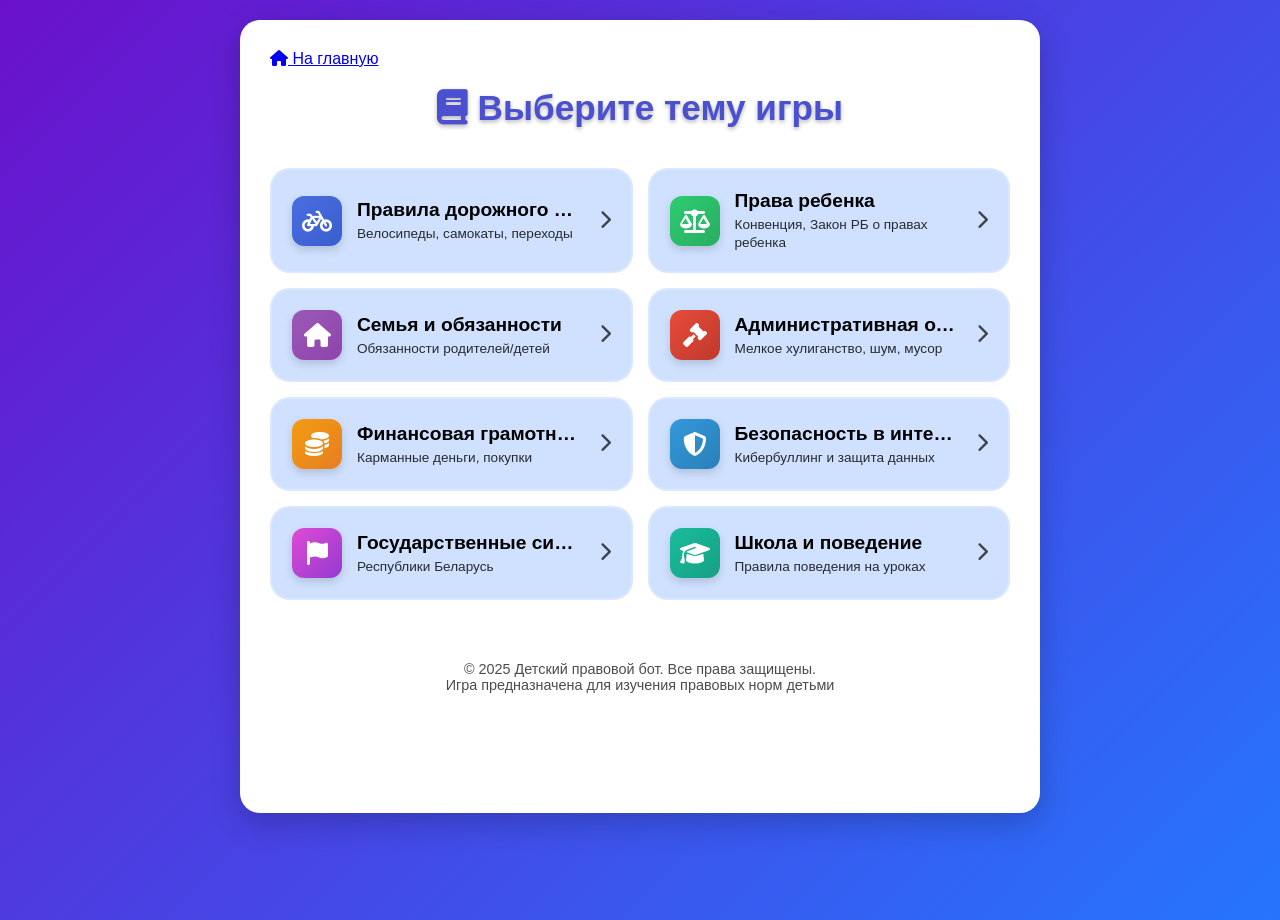
<file: html/1_themes.html>
<!DOCTYPE html>
<html lang="ru">
<head>
    <meta charset="UTF-8">
    <meta name="viewport" content="width=device-width, initial-scale=1.0">
    <title>Правовые нормы для детей</title>
    <script src="https://telegram.org/js/telegram-web-app.js"></script>
    <link rel="stylesheet" href="https://cdnjs.cloudflare.com/ajax/libs/font-awesome/6.4.0/css/all.min.css">
    <link rel="stylesheet" href="styles.css">
</head>
<body>
    <div class="game-container" id="gameContainer">
    <a href="../index.html" class="back-to-main-btn">
        <i class="fas fa-home"></i>
        <span>На главную</span>
    </a>
    <div class="header">
        <h1 style="color: #4b50d1;"><i class="fas fa-book"></i> Выберите тему игры</h1>
    </div>
    <div class="themes-menu">
        <a href="game.html?theme=traffic" class="theme-btn">
            <div class="theme-icon" style="background: linear-gradient(135deg, #4a6ee0, #3a5ed0);">
                <i class="fas fa-bicycle"></i>
            </div>
            <div class="theme-content">
                <span class="theme-title">Правила дорожного движения</span>
                <span class="theme-description">Велосипеды, самокаты, переходы</span>
            </div>
            <div class="theme-arrow">
                <i class="fas fa-chevron-right"></i>
            </div>
        </a>

        <a href="game.html?theme=rights" class="theme-btn">
            <div class="theme-icon" style="background: linear-gradient(135deg, #2ecc71, #27ae60);">
                <i class="fas fa-balance-scale"></i>
            </div>
            <div class="theme-content">
                <span class="theme-title">Права ребенка</span>
                <span class="theme-description">Конвенция, Закон РБ о правах ребенка</span>
            </div>
            <div class="theme-arrow">
                <i class="fas fa-chevron-right"></i>
            </div>
        </a>

        <a href="game.html?theme=family" class="theme-btn">
            <div class="theme-icon" style="background: linear-gradient(135deg, #9b59b6, #8e44ad);">
                <i class="fas fa-home"></i>
            </div>
            <div class="theme-content">
                <span class="theme-title">Семья и обязанности</span>
                <span class="theme-description">Обязанности родителей/детей</span>
            </div>
            <div class="theme-arrow">
                <i class="fas fa-chevron-right"></i>
            </div>
        </a>

        <a href="game.html?theme=admin" class="theme-btn">
            <div class="theme-icon" style="background: linear-gradient(135deg, #e74c3c, #c0392b);">
                <i class="fas fa-gavel"></i>
            </div>
            <div class="theme-content">
                <span class="theme-title">Административная ответственность</span>
                <span class="theme-description">Мелкое хулиганство, шум, мусор</span>
            </div>
            <div class="theme-arrow">
                <i class="fas fa-chevron-right"></i>
            </div>
        </a>

        <a href="game.html?theme=finance" class="theme-btn">
            <div class="theme-icon" style="background: linear-gradient(135deg, #f39c12, #e67e22);">
                <i class="fas fa-coins"></i>
            </div>
            <div class="theme-content">
                <span class="theme-title">Финансовая грамотность</span>
                <span class="theme-description">Карманные деньги, покупки</span>
            </div>
            <div class="theme-arrow">
                <i class="fas fa-chevron-right"></i>
            </div>
        </a>

        <a href="game.html?theme=internet" class="theme-btn">
            <div class="theme-icon" style="background: linear-gradient(135deg, #3498db, #2980b9);">
                <i class="fas fa-shield-alt"></i>
            </div>
            <div class="theme-content">
                <span class="theme-title">Безопасность в интернете</span>
                <span class="theme-description">Кибербуллинг и защита данных</span>
            </div>
            <div class="theme-arrow">
                <i class="fas fa-chevron-right"></i>
            </div>
        </a>

        <a href="game.html?theme=symbols" class="theme-btn">
            <div class="theme-icon" style="background: linear-gradient(135deg, #e04ad6, #943ad0);">
                <i class="fas fa-flag"></i>
            </div>
            <div class="theme-content">
                <span class="theme-title">Государственные символы</span>
                <span class="theme-description">Республики Беларусь</span>
            </div>
            <div class="theme-arrow">
                <i class="fas fa-chevron-right"></i>
            </div>
        </a>

        <a href="game.html?theme=school" class="theme-btn">
            <div class="theme-icon" style="background: linear-gradient(135deg, #1abc9c, #16a085);">
                <i class="fas fa-graduation-cap"></i>
            </div>
            <div class="theme-content">
                <span class="theme-title">Школа и поведение</span>
                <span class="theme-description">Правила поведения на уроках</span>
            </div>
            <div class="theme-arrow">
                <i class="fas fa-chevron-right"></i>
            </div>
        </a>
    </div>
    <div class="footer">
        <p>© 2025 Детский правовой бот. Все права защищены.</p>
        <p>Игра предназначена для изучения правовых норм детьми</p>
    </div>
</body>
</html>
</file>
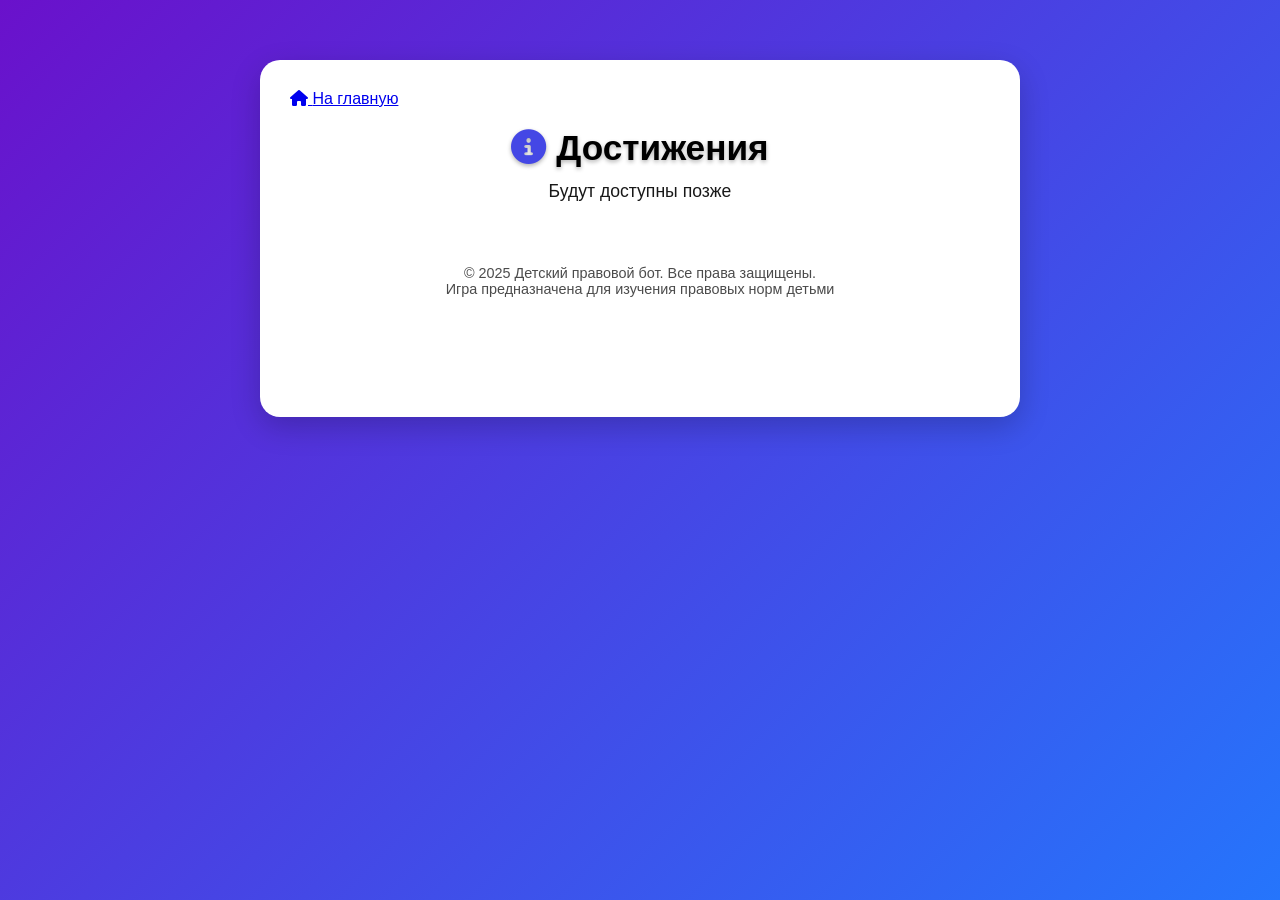
<file: html/achievements.html>
<!DOCTYPE html>
<html lang="ru">
<head>
    <meta charset="UTF-8">
    <meta name="viewport" content="width=device-width, initial-scale=1.0">
    <title>Достижения</title>
    <link rel="stylesheet" href="https://cdnjs.cloudflare.com/ajax/libs/font-awesome/6.4.0/css/all.min.css">
    <link rel="stylesheet" href="styles.css">
</head>
<body class="main-body">
    <div class="container">
        <div class="game-container">
            <a href="../index.html" class="back-to-main-btn">
                <i class="fas fa-home"></i>
                <span>На главную</span>
            </a>
            
            <div class="header">
                <h1 style="color: black;"><i class="fas fa-info-circle" style="color: #4447e5;"></i> Достижения</h1>
                <p class="subtitle" style="color: black;">Будут доступны позже</p>
            </div>

            <div class="footer" style="color: black;">
                <p>© 2025 Детский правовой бот. Все права защищены.</p>
                <p>Игра предназначена для изучения правовых норм детьми</p>
            </div>
        </div>
    </div>
</body>
</html>
</file>
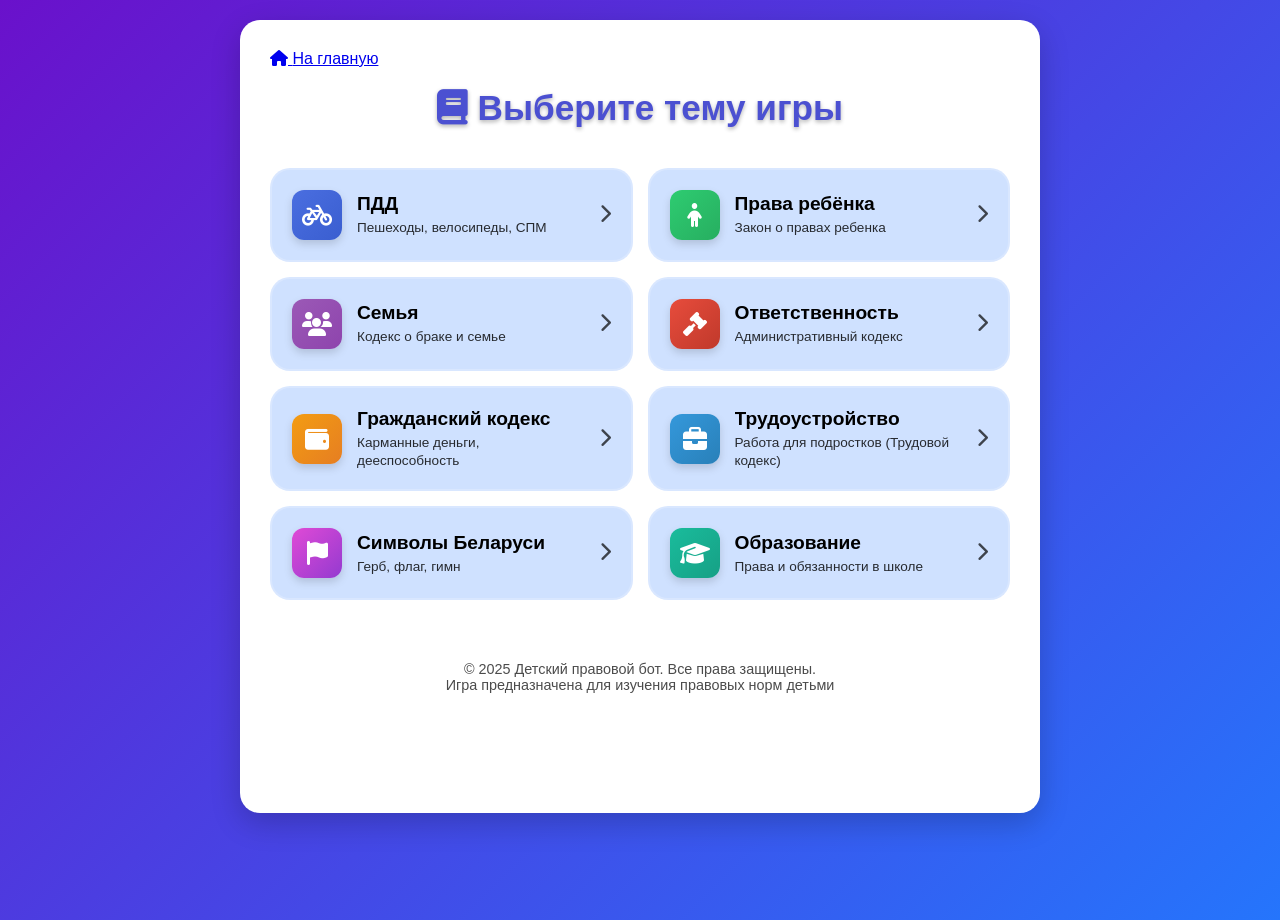
<file: html/classic_themes.html>
<!DOCTYPE html>
<html lang="ru">
<head>
    <meta charset="UTF-8">
    <meta name="viewport" content="width=device-width, initial-scale=1.0">
    <title>Правовые нормы для детей</title>
    <script src="https://telegram.org/js/telegram-web-app.js"></script>
    <link rel="stylesheet" href="https://cdnjs.cloudflare.com/ajax/libs/font-awesome/6.4.0/css/all.min.css">
    <link rel="stylesheet" href="styles.css">
</head>
<body>
    <div class="game-container" id="gameContainer">
    <a href="../index.html" class="back-to-main-btn">
        <i class="fas fa-home"></i>
        <span>На главную</span>
    </a>
    <div class="header">
        <h1 style="color: #4b50d1;"><i class="fas fa-book"></i> Выберите тему игры</h1>
    </div>
    <div class="themes-menu">
        <a href="game_classic.html?theme=traffic" class="theme-btn">
            <div class="theme-icon" style="background: linear-gradient(135deg, #4a6ee0, #3a5ed0);">
                <i class="fas fa-bicycle"></i>
            </div>
            <div class="theme-content">
                <span class="theme-title">ПДД</span>
                <span class="theme-description">Пешеходы, велосипеды, СПМ</span>
            </div>
            <div class="theme-arrow">
                <i class="fas fa-chevron-right"></i>
            </div>
        </a>

        <a href="game_classic.html?theme=rights" class="theme-btn">
            <div class="theme-icon" style="background: linear-gradient(135deg, #2ecc71, #27ae60);">
                <i class="fas fa-child"></i>
            </div>
            <div class="theme-content">
                <span class="theme-title">Права ребёнка</span>
                <span class="theme-description">Закон о правах ребенка</span>
            </div>
            <div class="theme-arrow">
                <i class="fas fa-chevron-right"></i>
            </div>
        </a>

        <a href="game_classic.html?theme=family" class="theme-btn">
            <div class="theme-icon" style="background: linear-gradient(135deg, #9b59b6, #8e44ad);">
                <i class="fas fa-users"></i>
            </div>
            <div class="theme-content">
                <span class="theme-title">Семья</span>
                <span class="theme-description">Кодекс о браке и семье</span>
            </div>
            <div class="theme-arrow">
                <i class="fas fa-chevron-right"></i>
            </div>
        </a>

        <a href="game_classic.html?theme=admin" class="theme-btn">
            <div class="theme-icon" style="background: linear-gradient(135deg, #e74c3c, #c0392b);">
                <i class="fas fa-gavel"></i>
            </div>
            <div class="theme-content">
                <span class="theme-title">Ответственность</span>
                <span class="theme-description">Административный кодекс</span>
            </div>
            <div class="theme-arrow">
                <i class="fas fa-chevron-right"></i>
            </div>
        </a>

        <a href="game_classic.html?theme=finance" class="theme-btn">
            <div class="theme-icon" style="background: linear-gradient(135deg, #f39c12, #e67e22);">
                <i class="fas fa-wallet"></i>
            </div>
            <div class="theme-content">
                <span class="theme-title">Гражданский кодекс</span>
                <span class="theme-description">Карманные деньги, дееспособность</span>
            </div>
            <div class="theme-arrow">
                <i class="fas fa-chevron-right"></i>
            </div>
        </a>

        <a href="game_classic.html?theme=job" class="theme-btn">
            <div class="theme-icon" style="background: linear-gradient(135deg, #3498db, #2980b9);">
                <i class="fas fa-briefcase"></i>
            </div>
            <div class="theme-content">
                <span class="theme-title">Трудоустройство</span>
                <span class="theme-description">Работа для подростков (Трудовой кодекс)</span>
            </div>
            <div class="theme-arrow">
                <i class="fas fa-chevron-right"></i>
            </div>
        </a>

        <a href="game_classic.html?theme=symbols" class="theme-btn">
            <div class="theme-icon" style="background: linear-gradient(135deg, #e04ad6, #943ad0);">
                <i class="fas fa-flag"></i>
            </div>
            <div class="theme-content">
                <span class="theme-title">Символы Беларуси</span>
                <span class="theme-description">Герб, флаг, гимн</span>
            </div>
            <div class="theme-arrow">
                <i class="fas fa-chevron-right"></i>
            </div>
        </a>

        <a href="game_classic.html?theme=school" class="theme-btn">
            <div class="theme-icon" style="background: linear-gradient(135deg, #1abc9c, #16a085);">
                <i class="fas fa-graduation-cap"></i>
            </div>
            <div class="theme-content">
                <span class="theme-title">Образование</span>
                <span class="theme-description">Права и обязанности в школе</span>
            </div>
            <div class="theme-arrow">
                <i class="fas fa-chevron-right"></i>
            </div>
        </a>
    </div>
    <div class="footer">
        <p>© 2025 Детский правовой бот. Все права защищены.</p>
        <p>Игра предназначена для изучения правовых норм детьми</p>
    </div>
    </div>
</body>
</html>
</file>
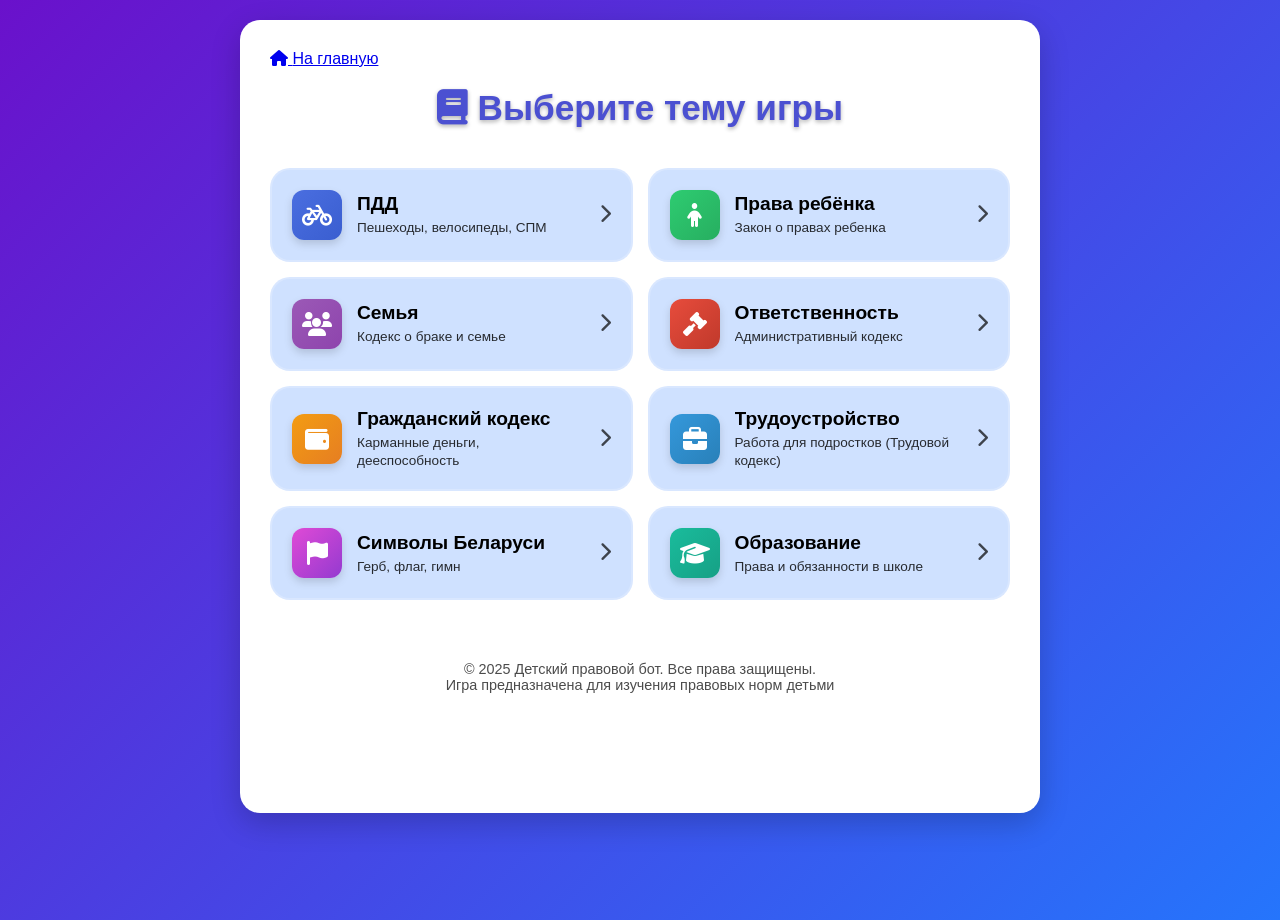
<file: html/dismiss_themes.html>
<!DOCTYPE html>
<html lang="ru">
<head>
    <meta charset="UTF-8">
    <meta name="viewport" content="width=device-width, initial-scale=1.0">
    <title>Правовые нормы для детей</title>
    <script src="https://telegram.org/js/telegram-web-app.js"></script>
    <link rel="stylesheet" href="https://cdnjs.cloudflare.com/ajax/libs/font-awesome/6.4.0/css/all.min.css">
    <link rel="stylesheet" href="styles.css">
</head>
<body>
    <div class="game-container" id="gameContainer">
    <a href="../index.html" class="back-to-main-btn">
        <i class="fas fa-home"></i>
        <span>На главную</span>
    </a>
    <div class="header">
        <h1 style="color: #4b50d1;"><i class="fas fa-book"></i> Выберите тему игры</h1>
    </div>
    <div class="themes-menu">
        <a href="game_dismiss.html?theme=traffic" class="theme-btn">
            <div class="theme-icon" style="background: linear-gradient(135deg, #4a6ee0, #3a5ed0);">
                <i class="fas fa-bicycle"></i>
            </div>
            <div class="theme-content">
                <span class="theme-title">ПДД</span>
                <span class="theme-description">Пешеходы, велосипеды, СПМ</span>
            </div>
            <div class="theme-arrow">
                <i class="fas fa-chevron-right"></i>
            </div>
        </a>

        <a href="game_dismiss.html?theme=rights" class="theme-btn">
            <div class="theme-icon" style="background: linear-gradient(135deg, #2ecc71, #27ae60);">
                <i class="fas fa-child"></i>
            </div>
            <div class="theme-content">
                <span class="theme-title">Права ребёнка</span>
                <span class="theme-description">Закон о правах ребенка</span>
            </div>
            <div class="theme-arrow">
                <i class="fas fa-chevron-right"></i>
            </div>
        </a>

        <a href="game_dismiss.html?theme=family" class="theme-btn">
            <div class="theme-icon" style="background: linear-gradient(135deg, #9b59b6, #8e44ad);">
                <i class="fas fa-users"></i>
            </div>
            <div class="theme-content">
                <span class="theme-title">Семья</span>
                <span class="theme-description">Кодекс о браке и семье</span>
            </div>
            <div class="theme-arrow">
                <i class="fas fa-chevron-right"></i>
            </div>
        </a>

        <a href="game_dismiss.html?theme=admin" class="theme-btn">
            <div class="theme-icon" style="background: linear-gradient(135deg, #e74c3c, #c0392b);">
                <i class="fas fa-gavel"></i>
            </div>
            <div class="theme-content">
                <span class="theme-title">Ответственность</span>
                <span class="theme-description">Административный кодекс</span>
            </div>
            <div class="theme-arrow">
                <i class="fas fa-chevron-right"></i>
            </div>
        </a>

        <a href="game_dismiss.html?theme=finance" class="theme-btn">
            <div class="theme-icon" style="background: linear-gradient(135deg, #f39c12, #e67e22);">
                <i class="fas fa-wallet"></i>
            </div>
            <div class="theme-content">
                <span class="theme-title">Гражданский кодекс</span>
                <span class="theme-description">Карманные деньги, дееспособность</span>
            </div>
            <div class="theme-arrow">
                <i class="fas fa-chevron-right"></i>
            </div>
        </a>

        <a href="game_dismiss.html?theme=job" class="theme-btn">
            <div class="theme-icon" style="background: linear-gradient(135deg, #3498db, #2980b9);">
                <i class="fas fa-briefcase"></i>
            </div>
            <div class="theme-content">
                <span class="theme-title">Трудоустройство</span>
                <span class="theme-description">Работа для подростков (Трудовой кодекс)</span>
            </div>
            <div class="theme-arrow">
                <i class="fas fa-chevron-right"></i>
            </div>
        </a>

        <a href="game_dismiss.html?theme=symbols" class="theme-btn">
            <div class="theme-icon" style="background: linear-gradient(135deg, #e04ad6, #943ad0);">
                <i class="fas fa-flag"></i>
            </div>
            <div class="theme-content">
                <span class="theme-title">Символы Беларуси</span>
                <span class="theme-description">Герб, флаг, гимн</span>
            </div>
            <div class="theme-arrow">
                <i class="fas fa-chevron-right"></i>
            </div>
        </a>

        <a href="game_dismiss.html?theme=school" class="theme-btn">
            <div class="theme-icon" style="background: linear-gradient(135deg, #1abc9c, #16a085);">
                <i class="fas fa-graduation-cap"></i>
            </div>
            <div class="theme-content">
                <span class="theme-title">Образование</span>
                <span class="theme-description">Права и обязанности в школе</span>
            </div>
            <div class="theme-arrow">
                <i class="fas fa-chevron-right"></i>
            </div>
        </a>
    </div>
    <div class="footer">
        <p>© 2025 Детский правовой бот. Все права защищены.</p>
        <p>Игра предназначена для изучения правовых норм детьми</p>
    </div>
    </div>
</body>
</html>
</file>
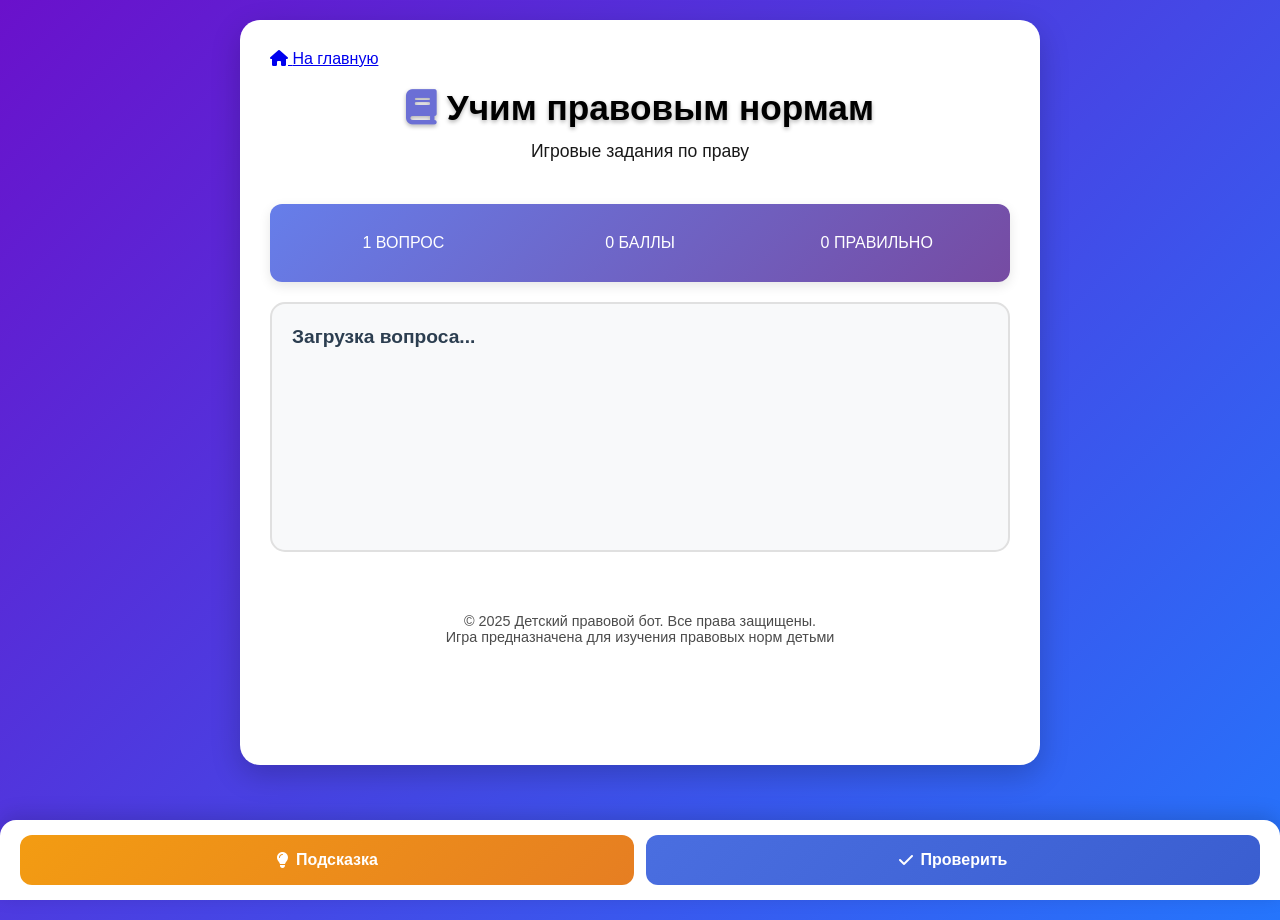
<file: html/game.html>
<!DOCTYPE html>
<html lang="ru">
<head>
    <meta charset="UTF-8">
    <meta name="viewport" content="width=device-width, initial-scale=1.0">
    <title>Правовые нормы для детей</title>
    <script src="https://telegram.org/js/telegram-web-app.js"></script>
    <link rel="stylesheet" href="https://cdnjs.cloudflare.com/ajax/libs/font-awesome/6.4.0/css/all.min.css">
    <link rel="stylesheet" href="styles.css">
</head>
<body>
    <div class="game-container" id="gameContainer">
        <a href="../index.html" class="back-to-main-btn">
            <i class="fas fa-home"></i>
            <span>На главную</span>
        </a>
        <div class="header">
            <h1 style="color: black;"><i class="fas fa-book" style="color: #6b6fd5;"></i> Учим правовым нормам</h1>
            <p class="subtitle" style="color: black;">Игровые задания по праву</p>
        </div>
        
        <div class="stats">
            <div class="stat-item">
                <span class="number" id="questionNumber">1</span>
                <span class="label">ВОПРОС</span>
            </div>
            <div class="stat-item">
                <span class="number" id="score">0</span>
                <span class="label">БАЛЛЫ</span>
            </div>
            <div class="stat-item">
                <span class="number" id="correct">0</span>
                <span class="label">ПРАВИЛЬНО</span>
            </div>
        </div>

        <div class="question-block fade-in" id="questionBlock">
            <div class="question-text" id="questionText">
                Загрузка вопроса...
            </div>

            <div id="answerContainer">
                <!-- Здесь будут варианты ответов -->
            </div>
        </div>

        <div class="footer">
            <p>© 2025 Детский правовой бот. Все права защищены.</p>
            <p>Игра предназначена для изучения правовых норм детьми</p>
        </div>
    </div>

    <div class="controls">
        <button class="btn btn-hint" id="hintBtn">
            <i class="fas fa-lightbulb"></i> Подсказка
        </button>
        <button class="btn btn-check" id="checkBtn">
            <i class="fas fa-check"></i> Проверить
        </button>
        <button class="btn btn-next" id="nextBtn" style="display: none;">
            <i class="fas fa-arrow-right"></i> Следующий вопрос
        </button>
    </div>

    <div class="result-message" id="resultMessage"></div>
    <script>
        document.addEventListener('DOMContentLoaded', function() {
            const tg = window.Telegram.WebApp;
            tg.expand();
            tg.ready();

            // Элементы UI
            const questionText = document.getElementById('questionText');
            const answerContainer = document.getElementById('answerContainer');
            const questionNumberEl = document.getElementById('questionNumber');
            const scoreEl = document.getElementById('score');
            const correctEl = document.getElementById('correct');
            const resultMessage = document.getElementById('resultMessage');

            // Кнопки
            const checkBtn = document.getElementById('checkBtn');
            const nextBtn = document.getElementById('nextBtn');
            const hintBtn = document.getElementById('hintBtn');

            // Состояние игры
            let allQuestions = [];
            let gameQuestions = [];
            let currentQIndex = 0;
            let currentScore = 0;
            let correctAnswersCount = 0;
            let userSelection = null;
            let isAnswerChecked = false;

            // --- 1. Загрузка и подготовка данных ---

            async function initGame() {
                try {
                    // Загружаем JSON файл с вопросами
                    const response = await fetch('questions.json');
                    if (!response.ok) throw new Error("Не удалось загрузить вопросы");

                    const data = await response.json();
                    allQuestions = data;

                    // Выбираем 15 случайных вопросов для текущей игры
                    gameQuestions = getRandomItems(allQuestions, 15);

                    // Если вопросов меньше 15, берем все
                    if (gameQuestions.length === 0 && allQuestions.length > 0) {
                        gameQuestions = allQuestions;
                    }

                    // Запуск первого вопроса
                    loadQuestion(0);
                } catch (error) {
                    questionText.innerHTML = "Ошибка загрузки вопросов.<br><br>Убедитесь, что файл <b>questions.json</b> находится в той же папке и игра запущена через веб-сервер (GitHub Pages или локальный сервер).";
                    console.error(error);
                    checkBtn.style.display = 'none';
                    hintBtn.style.display = 'none';
                }
            }

            function getRandomItems(arr, count) {
                if (!arr || arr.length === 0) return [];
                const shuffled = [...arr].sort(() => 0.5 - Math.random());
                return shuffled.slice(0, count);
            }

            // --- 2. Рендеринг вопросов ---

            function loadQuestion(index) {
                const q = gameQuestions[index];
                currentQIndex = index;
                isAnswerChecked = false;
                userSelection = null;

                // Обновляем UI
                questionNumberEl.textContent = index + 1;
                answerContainer.innerHTML = '';
                checkBtn.style.display = 'flex';
                nextBtn.style.display = 'none';
                hintBtn.disabled = false;
                resultMessage.style.display = 'none';

                // Анимация появления
                const block = document.getElementById('questionBlock');
                block.classList.remove('fade-in');
                void block.offsetWidth; // триггер рефлоу
                block.classList.add('fade-in');

                // Текст вопроса
                questionText.innerHTML = q.question;

                // Добавляем подсказки по типу вопроса
                if(q.type === 'multiple') questionText.innerHTML += '<br><small style="font-weight:normal; font-size:0.9rem; color:#666;">(Выберите несколько вариантов)</small>';
                if(q.type === 'find-error') questionText.innerHTML += '<br><small style="font-weight:normal; font-size:0.9rem; color:#666;">(Нажмите на строку с ошибкой)</small>';
                if(q.type === 'sequence') questionText.innerHTML += '<br><small style="font-weight:normal; font-size:0.9rem; color:#666;">(Расставьте в правильном порядке)</small>';
                if(q.type === 'matching') questionText.innerHTML += '<br><small style="font-weight:normal; font-size:0.9rem; color:#666;">(Соедините пары)</small>';

                // Рендер в зависимости от типа
                switch (q.type) {
                    case 'single':
                    case 'multiple':
                        renderMultipleChoice(q);
                        break;
                    case 'matching':
                        renderMatching(q);
                        break;
                    case 'sequence':
                        renderSequence(q);
                        break;
                    case 'fill-blanks':
                        renderFillBlanks(q);
                        break;
                    case 'find-error':
                        renderFindError(q);
                        break;
                    default:
                        questionText.textContent = "Тип вопроса не поддерживается: " + q.type;
                }
            }

            // Рендер: Выбор вариантов (Single/Multiple)
            function renderMultipleChoice(q) {
                // Если multiple - массив, если single - null
                userSelection = q.type === 'multiple' ? [] : null;
                const container = document.createElement('div');
                container.className = 'options-container';

                q.options.forEach((opt, idx) => {
                    const btn = document.createElement('div');
                    btn.className = 'option-btn';
                    btn.innerHTML = `
                        <div class="checkbox"></div>
                        <div class="option-text">${opt}</div>
                    `;

                    btn.addEventListener('click', () => {
                        if (isAnswerChecked) return;

                        if (q.type === 'single') {
                            // Сброс остальных
                            container.querySelectorAll('.option-btn').forEach(b => {
                                b.classList.remove('selected');
                                b.querySelector('.checkbox').classList.remove('checked');
                            });
                            // Выбор текущего
                            btn.classList.add('selected');
                            btn.querySelector('.checkbox').classList.add('checked');
                            userSelection = idx;
                        } else {
                            // Множественный выбор
                            btn.classList.toggle('selected');
                            const cb = btn.querySelector('.checkbox');
                            cb.classList.toggle('checked');

                            if (userSelection.includes(idx)) {
                                userSelection = userSelection.filter(i => i !== idx);
                            } else {
                                userSelection.push(idx);
                            }
                        }
                    });
                    container.appendChild(btn);
                });
                answerContainer.appendChild(container);
            }

            // Рендер: Соедини пары (Matching)
            function renderMatching(q) {
                userSelection = {};
                const container = document.createElement('div');
                container.className = 'matching-container';

                // Перемешиваем правые части для сложности
                const rightOptions = [...q.rightItems].sort(() => 0.5 - Math.random());

                q.leftItems.forEach((item, idx) => {
                    const row = document.createElement('div');
                    row.className = 'matching-row';

                    const leftDiv = document.createElement('div');
                    leftDiv.className = 'matching-term';
                    leftDiv.textContent = item;

                    const select = document.createElement('select');
                    select.className = 'matching-select';
                    select.dataset.left = item;

                    const defaultOpt = document.createElement('option');
                    defaultOpt.text = "Выберите ответ...";
                    defaultOpt.value = "";
                    select.appendChild(defaultOpt);

                    rightOptions.forEach(opt => {
                        const option = document.createElement('option');
                        option.value = opt;
                        option.text = opt;
                        select.appendChild(option);
                    });

                    select.addEventListener('change', (e) => {
                        userSelection[item] = e.target.value;
                    });

                    row.appendChild(leftDiv);
                    row.appendChild(select);
                    container.appendChild(row);
                });
                answerContainer.appendChild(container);
            }

            // Рендер: Последовательность (Sequence)
            function renderSequence(q) {
                // Создаем массив объектов с исходными индексами
                userSelection = q.steps.map((step, index) => ({ text: step, originalIndex: index }));
                // Перемешиваем для отображения
                userSelection.sort(() => 0.5 - Math.random());

                const container = document.createElement('div');
                container.className = 'sequence-container';

                function updateSequenceUI() {
                    container.innerHTML = '';
                    userSelection.forEach((item, idx) => {
                        const div = document.createElement('div');
                        div.className = 'sequence-item';
                        div.innerHTML = `
                            <span style="font-weight:bold; margin-right:10px; color:#4a6ee0;">${idx + 1}.</span>
                            <span>${item.text}</span>
                            <div class="seq-buttons">
                                <button class="seq-btn up" ${idx === 0 ? 'disabled' : ''}><i class="fas fa-arrow-up"></i></button>
                                <button class="seq-btn down" ${idx === userSelection.length - 1 ? 'disabled' : ''}><i class="fas fa-arrow-down"></i></button>
                            </div>
                        `;

                        // Обработчики кнопок
                        const upBtn = div.querySelector('.up');
                        const downBtn = div.querySelector('.down');

                        if (upBtn) upBtn.onclick = () => {
                            if (isAnswerChecked) return;
                            [userSelection[idx], userSelection[idx - 1]] = [userSelection[idx - 1], userSelection[idx]];
                            updateSequenceUI();
                        };

                        if (downBtn) downBtn.onclick = () => {
                            if (isAnswerChecked) return;
                            [userSelection[idx], userSelection[idx + 1]] = [userSelection[idx + 1], userSelection[idx]];
                            updateSequenceUI();
                        };

                        container.appendChild(div);
                    });
                }
                updateSequenceUI();
                answerContainer.appendChild(container);
            }

            // Рендер: Заполни пропуски (Fill Blanks)
            function renderFillBlanks(q) {
                userSelection = {};

                const codeBlock = document.createElement('div');
                codeBlock.className = 'code-blanks';
                codeBlock.innerHTML = q.code; // HTML строка с <span class="blank">

                const optionsContainer = document.createElement('div');
                optionsContainer.className = 'blank-options';

                // Собираем все варианты ответов
                let allOptions = [];
                for (let key in q.blanks) {
                    allOptions = allOptions.concat(q.blanks[key]);
                }
                allOptions.sort(() => 0.5 - Math.random());

                let activeBlankId = null;

                // Навешиваем обработчики на бланки внутри текста
                const blanks = codeBlock.querySelectorAll('.blank');
                blanks.forEach(blank => {
                    blank.textContent = "____";
                    blank.onclick = () => {
                        if (isAnswerChecked) return;
                        blanks.forEach(b => b.classList.remove('filled'));
                        blank.classList.add('filled');
                        activeBlankId = blank.dataset.id;
                    };
                });

                // Создаем кнопки вариантов
                allOptions.forEach(optText => {
                    const btn = document.createElement('button');
                    btn.className = 'blank-option';
                    btn.textContent = optText;
                    btn.onclick = () => {
                        if (isAnswerChecked || !activeBlankId) return;

                        // Записываем ответ
                        userSelection[activeBlankId] = optText;

                        // Визуально обновляем бланк
                        const targetBlank = codeBlock.querySelector(`.blank[data-id="${activeBlankId}"]`);
                        if (targetBlank) {
                            targetBlank.textContent = optText;
                            targetBlank.style.borderStyle = 'solid';
                            targetBlank.style.borderColor = '#2ecc71';
                            targetBlank.classList.remove('filled');
                            activeBlankId = null; // Сбрасываем выбор
                        }
                    };
                    optionsContainer.appendChild(btn);
                });

                answerContainer.appendChild(codeBlock);
                answerContainer.appendChild(optionsContainer);
            }

            // Рендер: Найди ошибку (Find Error)
            function renderFindError(q) {
                userSelection = null;

                const container = document.createElement('div');
                container.className = 'code-block';

                q.code.forEach((line, idx) => {
                    const lineDiv = document.createElement('div');
                    lineDiv.className = 'code-line';
                    lineDiv.textContent = line;

                    lineDiv.onclick = () => {
                        if (isAnswerChecked) return;

                        container.querySelectorAll('.code-line').forEach(l => l.classList.remove('selected'));
                        lineDiv.classList.add('selected');
                        userSelection = idx + 1; // 1-based index как в JSON
                    };

                    container.appendChild(lineDiv);
                });

                answerContainer.appendChild(container);
            }

            // --- 3. Проверка ответов ---

            checkBtn.addEventListener('click', () => {
                if (isAnswerChecked) return;

                // Валидация: выбран ли ответ
                let isSelectionEmpty = false;
                if (userSelection === null) isSelectionEmpty = true;
                if (Array.isArray(userSelection) && userSelection.length === 0) isSelectionEmpty = true;
                if (typeof userSelection === 'object' && !Array.isArray(userSelection) && userSelection !== null && Object.keys(userSelection).length === 0) isSelectionEmpty = true;

                if (isSelectionEmpty) {
                    showNotification('Пожалуйста, выберите ответ!', 'incorrect');
                    return;
                }

                const q = gameQuestions[currentQIndex];
                let isCorrect = false;

                switch (q.type) {
                    case 'single':
                        isCorrect = (userSelection === q.correct);
                        break;
                    case 'multiple':
                        // Сортируем оба массива и сравниваем JSON строки
                        const userSorted = [...userSelection].sort((a, b) => a - b);
                        const correctSorted = [...q.correct].sort((a, b) => a - b);
                        isCorrect = JSON.stringify(userSorted) === JSON.stringify(correctSorted);
                        break;
                    case 'matching':
                        isCorrect = true;
                        // Проверяем каждую пару
                        for (let key in q.correctPairs) {
                            if (userSelection[key] !== q.correctPairs[key]) {
                                isCorrect = false;
                                break;
                            }
                        }
                        // Проверяем, что выбрано всё
                        if (Object.keys(userSelection).length !== Object.keys(q.correctPairs).length) isCorrect = false;
                        break;
                    case 'sequence':
                        const currentOrder = userSelection.map(item => item.originalIndex);
                        isCorrect = JSON.stringify(currentOrder) === JSON.stringify(q.correctOrder);
                        break;
                    case 'fill-blanks':
                        isCorrect = true;
                        if (Object.keys(userSelection).length < q.correct.length) {
                            isCorrect = false;
                        } else {
                            for (let i = 0; i < q.correct.length; i++) {
                                // id в JSON начинаются с 1
                                if (userSelection[String(i+1)] !== q.correct[i]) {
                                    isCorrect = false;
                                    break;
                                }
                            }
                        }
                        break;
                    case 'find-error':
                        isCorrect = (userSelection === q.errorLine);
                        break;
                }

                // Обработка результата
                if (isCorrect) {
                    currentScore += 10;
                    correctAnswersCount++;
                    showNotification('Правильно! +10 баллов', 'correct');
                    // Можно добавить визуальный эффект для контейнера
                    answerContainer.style.opacity = '0.8';
                } else {
                    showNotification('Неправильно!', 'incorrect');
                    // Можно показать правильный ответ, но пока оставим как есть
                }

                // Обновляем статистику
                scoreEl.textContent = currentScore;
                correctEl.textContent = correctAnswersCount;

                // Меняем кнопки
                checkBtn.style.display = 'none';
                nextBtn.style.display = 'flex';
                isAnswerChecked = true;
            });

            nextBtn.addEventListener('click', () => {
                if (currentQIndex < gameQuestions.length - 1) {
                    loadQuestion(currentQIndex + 1);
                    answerContainer.style.opacity = '1';
                } else {
                    finishGame();
                }
            });

            hintBtn.addEventListener('click', () => {
                alert("В этой версии игры подсказки отключены для сложности!");
            });

            function finishGame() {
                // Вычисляем рейтинг
                let rating = '';
                if (correctAnswersCount >= 13) rating = '⭐⭐⭐ Отлично!';
                else if (correctAnswersCount >= 8) rating = '⭐⭐ Хорошо!';
                else rating = '⭐ Старайся лучше!';

                answerContainer.innerHTML = `
                    <div style="text-align:center; padding: 20px;">
                        <h2 style="color:#2c3e50; margin-bottom:15px;">Игра окончена!</h2>
                        <div style="font-size:3rem; margin-bottom:10px;">${rating}</div>
                        <p style="font-size:1.2rem; margin-bottom:5px;">Ваш счёт: <b>${currentScore}</b></p>
                        <p style="color:#666; margin-bottom:25px;">Правильных ответов: ${correctAnswersCount} из ${gameQuestions.length}</p>

                        <button class="menu-btn" onclick="location.reload()" style="justify-content:center; margin-top:10px; background:linear-gradient(135deg, #2ecc71, #27ae60);">
                            <i class="fas fa-redo"></i> Сыграть снова
                        </button>
                        <a href="index.html" class="menu-btn" style="justify-content:center; margin-top:10px; background:linear-gradient(135deg, #4a6ee0, #3a5ed0); text-decoration:none;">
                            <i class="fas fa-home"></i> В меню
                        </a>
                    </div>
                `;
                checkBtn.style.display = 'none';
                nextBtn.style.display = 'none';
                hintBtn.style.display = 'none';
                questionText.style.display = 'none';

                // Сохраняем результат
                const savedGames = parseInt(localStorage.getItem('totalGames') || '0') + 1;
                const bestScore = parseInt(localStorage.getItem('bestScore') || '0');
                localStorage.setItem('totalGames', savedGames);
                if (currentScore > bestScore) {
                    localStorage.setItem('bestScore', currentScore);
                }
            }

            function showNotification(text, type) {
                resultMessage.textContent = text;
                resultMessage.className = 'result-message ' + type;
                resultMessage.style.display = 'block';
                setTimeout(() => {
                    resultMessage.style.display = 'none';
                }, 2000);
            }

            // Старт
            initGame();
        });
    </script>
</body>
</html>
</file>
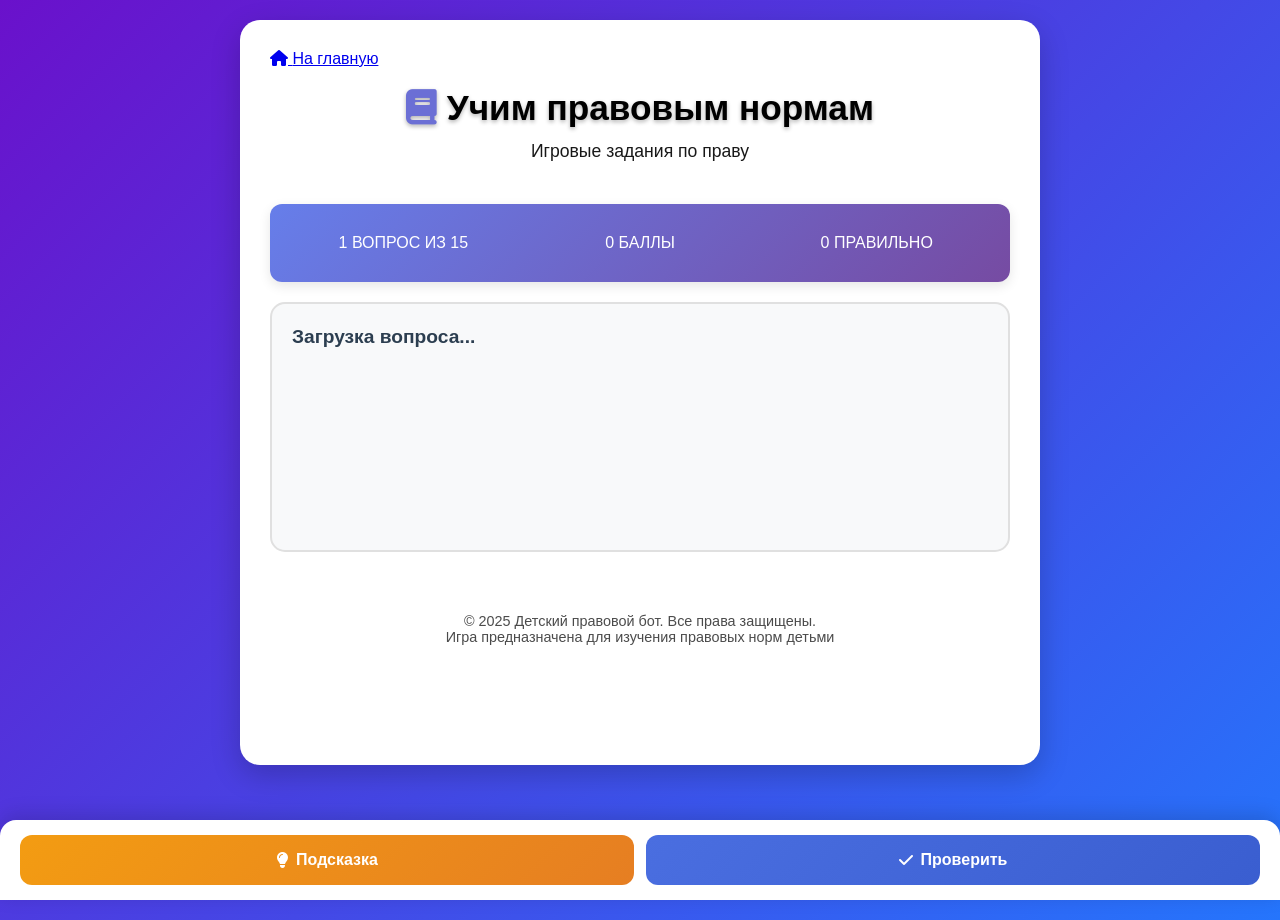
<file: html/game_classic.html>
<!DOCTYPE html>
<html lang="ru">
<head>
    <meta charset="UTF-8">
    <meta name="viewport" content="width=device-width, initial-scale=1.0">
    <title>Правовые нормы для детей</title>
    <script src="https://telegram.org/js/telegram-web-app.js"></script>
    <link rel="stylesheet" href="https://cdnjs.cloudflare.com/ajax/libs/font-awesome/6.4.0/css/all.min.css">
    <link rel="stylesheet" href="styles.css">
</head>
<body>
    <div class="game-container" id="gameContainer">
        <a href="../index.html" class="back-to-main-btn">
            <i class="fas fa-home"></i>
            <span>На главную</span>
        </a>
        <div class="header">
            <h1 style="color: black;"><i class="fas fa-book" style="color: #6b6fd5;"></i> Учим правовым нормам</h1>
            <p class="subtitle" style="color: black;">Игровые задания по праву</p>
        </div>
        
        <div class="stats">
            <div class="stat-item">
                <span class="number" id="questionNumber">1</span>
                <span class="label">ВОПРОС ИЗ 15</span>
            </div>
            <div class="stat-item">
                <span class="number" id="score">0</span>
                <span class="label">БАЛЛЫ</span>
            </div>
            <div class="stat-item">
                <span class="number" id="correct">0</span>
                <span class="label">ПРАВИЛЬНО</span>
            </div>
        </div>

        <div class="question-block fade-in" id="questionBlock">
            <div class="question-text" id="questionText">
                Загрузка вопроса...
            </div>

            <div id="answerContainer">
                <!-- Здесь будут варианты ответов -->
            </div>
        </div>

        <div class="footer">
            <p>© 2025 Детский правовой бот. Все права защищены.</p>
            <p>Игра предназначена для изучения правовых норм детьми</p>
        </div>
    </div>

    <div class="controls">
        <button class="btn btn-hint" id="hintBtn">
            <i class="fas fa-lightbulb"></i> Подсказка
        </button>
        <button class="btn btn-check" id="checkBtn">
            <i class="fas fa-check"></i> Проверить
        </button>
        <button class="btn btn-next" id="nextBtn" style="display: none;">
            <i class="fas fa-arrow-right"></i> Следующий вопрос
        </button>
    </div>

    <div class="result-message" id="resultMessage"></div>
    <script>
        document.addEventListener('DOMContentLoaded', function() {
            const tg = window.Telegram.WebApp;
            tg.expand();
            tg.ready();

            // Элементы UI
            const questionText = document.getElementById('questionText');
            const answerContainer = document.getElementById('answerContainer');
            const questionNumberEl = document.getElementById('questionNumber');
            const scoreEl = document.getElementById('score');
            const correctEl = document.getElementById('correct');
            const resultMessage = document.getElementById('resultMessage');

            // Кнопки
            const checkBtn = document.getElementById('checkBtn');
            const nextBtn = document.getElementById('nextBtn');
            const hintBtn = document.getElementById('hintBtn');

            // Состояние игры
            let allQuestions = [];
            let gameQuestions = [];
            let currentQIndex = 0;
            let currentScore = 0;
            let correctAnswersCount = 0;
            let userSelection = null;
            let isAnswerChecked = false;

            // --- 1. Загрузка и подготовка данных ---
            // Карта соответствия URL-параметра и названия темы в JSON
            const themeMap = {
                'traffic': 'ПДД',
                'rights': 'Права ребёнка',
                'family': 'Семья',
                'admin': 'Административная ответственность',
                'finance': 'Гражданский кодекс',
                'job': 'Трудоустройство',
                'symbols': 'Государственные символы',
                'school': 'Образование'
            };

            async function initGame() {
                try {
                    // Загружаем JSON файл с вопросами
                    const response = await fetch('questions.json');
                    if (!response.ok) throw new Error("Не удалось загрузить вопросы");

                    const data = await response.json();
                    allQuestions = data;

                    // --- ЛОГИКА ФИЛЬТРАЦИИ ТЕМ ---
                    const urlParams = new URLSearchParams(window.location.search);
                    const themeKey = urlParams.get('theme');

                    if (themeKey && themeMap[themeKey]) {
                        const targetTheme = themeMap[themeKey];
                        // Фильтруем вопросы строго по теме
                        gameQuestions = allQuestions.filter(q => q.theme === targetTheme);

                        if (gameQuestions.length === 0) {
                            questionText.innerHTML = `Вопросы по теме "${targetTheme}" пока не добавлены.`;
                            checkBtn.style.display = 'none';
                            hintBtn.style.display = 'none';
                            return;
                        }
                    } else {
                        gameQuestions = [...allQuestions];
                    }

                    gameQuestions = getRandomItems(gameQuestions, 15);

                    // Fallback
                    if (gameQuestions.length === 0 && allQuestions.length > 0) {
                         // Fallback на случай ошибок фильтрации
                         gameQuestions = getRandomItems(allQuestions, 15);
                    }

                    // Запуск первого вопроса
                    loadQuestion(0);
                } catch (error) {
                    questionText.innerHTML = "Ошибка загрузки вопросов.<br><br>Убедитесь, что файл <b>questions.json</b> находится в той же папке.";
                    console.error(error);
                    checkBtn.style.display = 'none';
                    hintBtn.style.display = 'none';
                }
            }

            function getRandomItems(arr, count) {
                if (!arr || arr.length === 0) return [];
                const shuffled = [...arr].sort(() => 0.5 - Math.random());
                return shuffled.slice(0, count);
            }

            // --- 2. Рендеринг вопросов ---

            function loadQuestion(index) {
                const q = gameQuestions[index];
                currentQIndex = index;
                isAnswerChecked = false;
                userSelection = null;

                // Обновляем UI
                questionNumberEl.textContent = index + 1;
                answerContainer.innerHTML = '';
                checkBtn.style.display = 'flex';
                nextBtn.style.display = 'none';
                hintBtn.disabled = false;
                resultMessage.style.display = 'none';

                // Анимация появления
                const block = document.getElementById('questionBlock');
                block.classList.remove('fade-in');
                void block.offsetWidth; // триггер рефлоу
                block.classList.add('fade-in');

                // Текст вопроса
                questionText.innerHTML = q.question;

                // Добавляем подсказки по типу вопроса
                if(q.type === 'multiple') questionText.innerHTML += '<br><small style="font-weight:normal; font-size:0.9rem; color:#666;">(Выберите несколько вариантов)</small>';
                if(q.type === 'find-error') questionText.innerHTML += '<br><small style="font-weight:normal; font-size:0.9rem; color:#666;">(Нажмите на строку с ошибкой)</small>';
                if(q.type === 'sequence') questionText.innerHTML += '<br><small style="font-weight:normal; font-size:0.9rem; color:#666;">(Расставьте в правильном порядке)</small>';
                if(q.type === 'matching') questionText.innerHTML += '<br><small style="font-weight:normal; font-size:0.9rem; color:#666;">(Соедините пары)</small>';

                // Рендер в зависимости от типа
                switch (q.type) {
                    case 'single':
                    case 'multiple':
                        renderMultipleChoice(q);
                        break;
                    case 'matching':
                        renderMatching(q);
                        break;
                    case 'sequence':
                        renderSequence(q);
                        break;
                    case 'fill-blanks':
                        renderFillBlanks(q);
                        break;
                    case 'find-error':
                        renderFindError(q);
                        break;
                    default:
                        questionText.textContent = "Тип вопроса не поддерживается: " + q.type;
                }
            }

            // Рендер: Выбор вариантов (Single/Multiple)
            function renderMultipleChoice(q) {
                // Если multiple - массив, если single - null
                userSelection = q.type === 'multiple' ? [] : null;
                const container = document.createElement('div');
                container.className = 'options-container';

                q.options.forEach((opt, idx) => {
                    const btn = document.createElement('div');
                    btn.className = 'option-btn';
                    btn.innerHTML = `
                        <div class="checkbox"></div>
                        <div class="option-text">${opt}</div>
                    `;

                    btn.addEventListener('click', () => {
                        if (isAnswerChecked) return;

                        if (q.type === 'single') {
                            // Сброс остальных
                            container.querySelectorAll('.option-btn').forEach(b => {
                                b.classList.remove('selected');
                                b.querySelector('.checkbox').classList.remove('checked');
                            });
                            // Выбор текущего
                            btn.classList.add('selected');
                            btn.querySelector('.checkbox').classList.add('checked');
                            userSelection = idx;
                        } else {
                            // Множественный выбор
                            btn.classList.toggle('selected');
                            const cb = btn.querySelector('.checkbox');
                            cb.classList.toggle('checked');

                            if (userSelection.includes(idx)) {
                                userSelection = userSelection.filter(i => i !== idx);
                            } else {
                                userSelection.push(idx);
                            }
                        }
                    });
                    container.appendChild(btn);
                });
                answerContainer.appendChild(container);
            }

            // Рендер: Соедини пары (Matching)
            function renderMatching(q) {
                userSelection = {};
                const container = document.createElement('div');
                container.className = 'matching-container';

                // Перемешиваем правые части для сложности
                const rightOptions = [...q.rightItems].sort(() => 0.5 - Math.random());

                q.leftItems.forEach((item, idx) => {
                    const row = document.createElement('div');
                    row.className = 'matching-row';

                    const leftDiv = document.createElement('div');
                    leftDiv.className = 'matching-term';
                    leftDiv.textContent = item;

                    const select = document.createElement('select');
                    select.className = 'matching-select';
                    select.dataset.left = item;

                    const defaultOpt = document.createElement('option');
                    defaultOpt.text = "Выберите ответ...";
                    defaultOpt.value = "";
                    select.appendChild(defaultOpt);

                    rightOptions.forEach(opt => {
                        const option = document.createElement('option');
                        option.value = opt;
                        option.text = opt;
                        select.appendChild(option);
                    });

                    select.addEventListener('change', (e) => {
                        userSelection[item] = e.target.value;
                    });

                    row.appendChild(leftDiv);
                    row.appendChild(select);
                    container.appendChild(row);
                });
                answerContainer.appendChild(container);
            }

            function renderSequence(q) {
                userSelection = q.steps.map((step, index) => ({ text: step, originalIndex: index }));
                userSelection.sort(() => 0.5 - Math.random());

                const container = document.createElement('div');
                container.className = 'sequence-container';
                let sequenceItems = [];

                // Функция для создания элемента последовательности
                function createSequenceItem(item, idx) {
                    const div = document.createElement('div');
                    div.className = 'sequence-item';
                    div.dataset.index = idx;
                    
                    div.innerHTML = `
                        <span style="font-weight:bold; margin-right:10px; color:#4a6ee0;">${idx + 1}.</span>
                        <span>${item.text}</span>
                        <div class="seq-buttons">
                            <button class="seq-btn up"><i class="fas fa-arrow-up"></i></button>
                            <button class="seq-btn down"><i class="fas fa-arrow-down"></i></button>
                        </div>
                    `;

                    const upBtn = div.querySelector('.up');
                    const downBtn = div.querySelector('.down');

                    if (upBtn) {
                        upBtn.disabled = idx === 0;
                        upBtn.onclick = () => {
                            if (isAnswerChecked) return;
                            moveItem(idx, 'up');
                        };
                    }

                    if (downBtn) {
                        downBtn.disabled = idx === userSelection.length - 1;
                        downBtn.onclick = () => {
                            if (isAnswerChecked) return;
                            moveItem(idx, 'down');
                        };
                    }

                    return div;
                }

                // Функция для перемещения элемента с анимацией
                function moveItem(index, direction) {
                    if ((direction === 'up' && index === 0) || (direction === 'down' && index === userSelection.length - 1)) {
                        return;
                    }

                    const targetIndex = direction === 'up' ? index - 1 : index + 1;
                    
                    // Анимация перемещения
                    const movingItem = sequenceItems[index];
                    const targetItem = sequenceItems[targetIndex];
                    
                    // Добавляем классы для анимации
                    movingItem.classList.add('moving');
                    targetItem.classList.add('target-moving');
                    
                    // Меняем элементы в массиве
                    [userSelection[index], userSelection[targetIndex]] = [userSelection[targetIndex], userSelection[index]];
                    [sequenceItems[index], sequenceItems[targetIndex]] = [sequenceItems[targetIndex], sequenceItems[index]];
                    
                    // Обновляем номера и индексы
                    setTimeout(() => {
                        // Обновляем номер у перемещаемого элемента
                        const movingNumber = movingItem.querySelector('span:first-child');
                        movingNumber.textContent = `${targetIndex + 1}.`;
                        movingItem.dataset.index = targetIndex;
                        
                        // Обновляем номер у целевого элемента
                        const targetNumber = targetItem.querySelector('span:first-child');
                        targetNumber.textContent = `${index + 1}.`;
                        targetItem.dataset.index = index;
                        
                        // Меняем позиции элементов в DOM
                        if (direction === 'up') {
                            container.insertBefore(movingItem, targetItem);
                        } else {
                            container.insertBefore(targetItem, movingItem);
                        }
                        
                        // Убираем классы анимации
                        movingItem.classList.remove('moving');
                        targetItem.classList.remove('target-moving');
                        
                        // Обновляем состояние кнопок ВСЕХ элементов
                        updateAllButtons();
                    }, 300);
                }

                // Функция для обновления состояния кнопок всех элементов
                function updateAllButtons() {
                    sequenceItems.forEach((item, idx) => {
                        const upBtn = item.querySelector('.up');
                        const downBtn = item.querySelector('.down');
                        
                        if (upBtn) {
                            upBtn.disabled = idx === 0;
                            upBtn.style.opacity = idx === 0 ? '0.5' : '1';
                            // Обновляем обработчик
                            upBtn.onclick = () => {
                                if (isAnswerChecked) return;
                                moveItem(idx, 'up');
                            };
                        }
                        
                        if (downBtn) {
                            downBtn.disabled = idx === userSelection.length - 1;
                            downBtn.style.opacity = idx === userSelection.length - 1 ? '0.5' : '1';
                            // Обновляем обработчик
                            downBtn.onclick = () => {
                                if (isAnswerChecked) return;
                                moveItem(idx, 'down');
                            };
                        }
                    });
                }

                // Создаем начальные элементы
                userSelection.forEach((item, idx) => {
                    const div = createSequenceItem(item, idx);
                    sequenceItems.push(div);
                    container.appendChild(div);
                });
                
                // Добавляем анимацию появления
                setTimeout(() => {
                    sequenceItems.forEach(item => {
                        item.classList.add('new-item');
                        setTimeout(() => item.classList.remove('new-item'), 100);
                    });
                }, 50);

                answerContainer.appendChild(container);
            }

            function renderFillBlanks(q) {
                userSelection = {};

                const codeBlock = document.createElement('div');
                codeBlock.className = 'code-blanks';
                codeBlock.innerHTML = q.code;

                const optionsContainer = document.createElement('div');
                optionsContainer.className = 'blank-options';

                // Собираем все варианты ответов
                let allOptions = [];
                for (let key in q.blanks) {
                    allOptions = allOptions.concat(q.blanks[key]);
                }
                allOptions.sort(() => 0.5 - Math.random());

                let activeBlankId = null;

                // Навешиваем обработчики на бланки внутри текста
                const blanks = codeBlock.querySelectorAll('.blank');
                blanks.forEach(blank => {
                    blank.textContent = "____";
                    blank.onclick = () => {
                        if (isAnswerChecked) return;
                        blanks.forEach(b => b.classList.remove('filled'));
                        blank.classList.add('filled');
                        activeBlankId = blank.dataset.id;
                    };
                });

                // Создаем кнопки вариантов
                allOptions.forEach(optText => {
                    const btn = document.createElement('button');
                    btn.className = 'blank-option';
                    btn.textContent = optText;
                    btn.onclick = () => {
                        if (isAnswerChecked || !activeBlankId) return;

                        // Записываем ответ
                        userSelection[activeBlankId] = optText;

                        // Визуально обновляем бланк
                        const targetBlank = codeBlock.querySelector(`.blank[data-id="${activeBlankId}"]`);
                        if (targetBlank) {
                            targetBlank.textContent = optText;
                            targetBlank.style.borderStyle = 'solid';
                            targetBlank.style.borderColor = '#2ecc71';
                            targetBlank.classList.remove('filled');
                            activeBlankId = null; // Сбрасываем выбор
                        }
                    };
                    optionsContainer.appendChild(btn);
                });

                answerContainer.appendChild(codeBlock);
                answerContainer.appendChild(optionsContainer);
            }

            // Рендер: Найди ошибку (Find Error)
            function renderFindError(q) {
                userSelection = null;

                const container = document.createElement('div');
                container.className = 'options-container';

                q.code.forEach((line, idx) => {
                    const btn = document.createElement('div');
                    btn.className = 'option-btn';

                    btn.innerHTML = `
                        <div class="checkbox"></div>
                        <div class="option-text">${line}</div>
                    `;

                    btn.onclick = () => {
                        if (isAnswerChecked) return;

                        container.querySelectorAll('.option-btn').forEach(b => {
                            b.classList.remove('selected');
                            b.querySelector('.checkbox').classList.remove('checked');
                        });
                        btn.classList.add('selected');
                        btn.querySelector('.checkbox').classList.add('checked');

                        userSelection = idx;
                    };

                    container.appendChild(btn);
                });

                answerContainer.appendChild(container);
            }

            // --- 3. Проверка ответов ---

            checkBtn.addEventListener('click', () => {
                if (isAnswerChecked) return;

                // Валидация: выбран ли ответ
                let isSelectionEmpty = false;
                if (userSelection === null) isSelectionEmpty = true;
                if (Array.isArray(userSelection) && userSelection.length === 0) isSelectionEmpty = true;
                if (typeof userSelection === 'object' && !Array.isArray(userSelection) && userSelection !== null && Object.keys(userSelection).length === 0) isSelectionEmpty = true;

                if (isSelectionEmpty) {
                    showNotification('Пожалуйста, выберите ответ!', 'incorrect');
                    return;
                }

                const q = gameQuestions[currentQIndex];
                let isCorrect = false;

                switch (q.type) {
                    case 'single':
                        isCorrect = (userSelection === q.correct);
                        break;
                    case 'multiple':
                        // Сортируем оба массива и сравниваем JSON строки
                        const userSorted = [...userSelection].sort((a, b) => a - b);
                        const correctSorted = [...q.correct].sort((a, b) => a - b);
                        isCorrect = JSON.stringify(userSorted) === JSON.stringify(correctSorted);
                        break;
                    case 'matching':
                        isCorrect = true;
                        // Проверяем каждую пару
                        for (let key in q.correctPairs) {
                            if (userSelection[key] !== q.correctPairs[key]) {
                                isCorrect = false;
                                break;
                            }
                        }
                        // Проверяем, что выбрано всё
                        if (Object.keys(userSelection).length !== Object.keys(q.correctPairs).length) isCorrect = false;
                        break;
                    case 'sequence':
                        const currentOrder = userSelection.map(item => item.originalIndex);
                        isCorrect = JSON.stringify(currentOrder) === JSON.stringify(q.correctOrder);
                        break;
                    case 'fill-blanks':
                        isCorrect = true;
                        if (Object.keys(userSelection).length < q.correct.length) {
                            isCorrect = false;
                        } else {
                            for (let i = 0; i < q.correct.length; i++) {
                                // id в JSON начинаются с 1
                                if (userSelection[String(i+1)] !== q.correct[i]) {
                                    isCorrect = false;
                                    break;
                                }
                            }
                        }
                        break;
                    case 'find-error':
                        isCorrect = (userSelection === q.errorLine);
                        break;
                }

                // Обработка результата
                if (isCorrect) {
                    currentScore += 10;
                    correctAnswersCount++;
                    showNotification('Правильно! +10 баллов', 'correct');
                    answerContainer.style.opacity = '0.8';
                } else {
                    showNotification('Неправильно!', 'incorrect');
                    // Показываем правильный ответ
                    showCorrectAnswer();
                }

                // Обновляем статистику
                scoreEl.textContent = currentScore;
                correctEl.textContent = correctAnswersCount;

                // Меняем кнопки
                checkBtn.style.display = 'none';
                nextBtn.style.display = 'flex';
                isAnswerChecked = true;
            });

            nextBtn.addEventListener('click', () => {
                if (currentQIndex < gameQuestions.length - 1) {
                    loadQuestion(currentQIndex + 1);
                    answerContainer.style.opacity = '1';
                } else {
                    finishGame();
                }
            });

            hintBtn.addEventListener('click', () => {
                const q = gameQuestions[currentQIndex];
                
                // Проверяем наличие подсказки
                if (!q.hint || q.hint.trim() === '') {
                    showNotification("Для этого вопроса подсказка не предусмотрена!", 'incorrect');
                    return;
                }
                
                // Отображаем подсказку в модальном окне
                document.getElementById('hintText').textContent = q.hint;
                document.getElementById('hintModal').style.display = 'block';
            });

            // Закрытие модального окна подсказки
            document.querySelector('.close-modal').addEventListener('click', () => {
                document.getElementById('hintModal').style.display = 'none';
            });

            document.getElementById('closeHintBtn').addEventListener('click', () => {
                document.getElementById('hintModal').style.display = 'none';
            });

            // Закрытие по клику вне окна
            window.addEventListener('click', (e) => {
                const modal = document.getElementById('hintModal');
                if (e.target === modal) {
                    modal.style.display = 'none';
                }
            });

            // Закрытие по нажатию ESC
            document.addEventListener('keydown', (e) => {
                if (e.key === 'Escape') {
                    document.getElementById('hintModal').style.display = 'none';
                }
            });

            function finishGame() {
                // Вычисляем рейтинг
                let rating = '';
                if (correctAnswersCount >= 15) rating = '⭐⭐⭐⭐⭐ Идеально!';
                else if (correctAnswersCount >= 13) rating = '⭐⭐⭐⭐ Отлично!';
                else if (correctAnswersCount >= 10) rating = '⭐⭐⭐ Хорошо!';
                else if (correctAnswersCount >= 5) rating = '⭐⭐ Неплохо!';
                else rating = '⭐ Старайся лучше!';

                answerContainer.innerHTML = `
                    <div style="text-align:center; padding: 20px;">
                        <h2 style="color:#2c3e50; margin-bottom:15px;">Игра окончена!</h2>
                        <div style="font-size:3rem; margin-bottom:10px;">${rating}</div>
                        <p style="font-size:1.2rem; margin-bottom:5px;">Ваш счёт: <b>${currentScore}</b></p>
                        <p style="color:#666; margin-bottom:25px;">Правильных ответов: ${correctAnswersCount} из ${gameQuestions.length}</p>

                        <button class="menu-btn" onclick="location.reload()" style="justify-content:center; margin-top:10px; width:100%; background:linear-gradient(135deg, #2ecc71, #27ae60);">
                            <i class="fas fa-redo"></i> Сыграть снова
                        </button>
                        <a href="../index.html" class="menu-btn" style="justify-content:center; margin-top:10px; background:linear-gradient(135deg, #4a6ee0, #3a5ed0); text-decoration:none;">
                            <i class="fas fa-home"></i> В меню
                        </a>
                    </div>
                `;
                checkBtn.style.display = 'none';
                nextBtn.style.display = 'none';
                hintBtn.style.display = 'none';
                questionText.style.display = 'none';
                document.getElementById('hintModal').style.display = 'none';

                // Сохраняем результат
                const savedGames = parseInt(localStorage.getItem('totalGames') || '0') + 1;
                const bestScore = parseInt(localStorage.getItem('bestScore') || '0');
                localStorage.setItem('totalGames', savedGames);
                if (currentScore > bestScore) {
                    localStorage.setItem('bestScore', currentScore);
                }
            }

            function showNotification(text, type) {
                resultMessage.textContent = text;
                resultMessage.className = 'result-message ' + type;
                resultMessage.style.display = 'block';
                setTimeout(() => {
                    resultMessage.style.display = 'none';
                }, 2000);
            }
            function showCorrectAnswer() {
                const q = gameQuestions[currentQIndex];
                let correctAnswerText = '';
                
                switch (q.type) {
                    case 'single':
                        correctAnswerText = q.options[q.correct];
                        break;
                    case 'multiple':
                        const correctOptions = q.correct.map(idx => q.options[idx]);
                        correctAnswerText = correctOptions.join(', ');
                        break;
                    case 'matching':
                        correctAnswerText = Object.entries(q.correctPairs)
                            .map(([left, right]) => `${left} → ${right}`)
                            .join('<br>');
                        break;
                    case 'sequence':
                        const correctOrder = q.correctOrder.map(idx => q.steps[idx]);
                        correctAnswerText = correctOrder.map((step, i) => `${i+1}. ${step}`).join('<br>');
                        break;
                    case 'fill-blanks':
                        correctAnswerText = q.correct.map((ans, i) => `${i+1}. ${ans}`).join('<br>');
                        break;
                    case 'find-error':
                        correctAnswerText = `Ошибка в строке ${q.errorLine + 1}:<br>${q.code[q.errorLine]}`;
                        break;
                }
                
                const correctAnswerDiv = document.createElement('div');
                correctAnswerDiv.className = 'correct-answer';
                correctAnswerDiv.innerHTML = `
                    <div style="margin-top: 20px; padding: 15px; background: #e8f5e9; border-radius: 10px; border-left: 4px solid #2ecc71;">
                        <strong style="color: #27ae60;">Правильный ответ:</strong><br>
                        ${correctAnswerText}
                    </div>
                `;
                    answerContainer.appendChild(correctAnswerDiv);
                }

            // Старт
            initGame();
        });
    </script>
    <div id="hintModal" class="modal">
        <div class="modal-content">
            <div class="modal-header">
                <h3><i class="fas fa-lightbulb"></i> Подсказка</h3>
                <span class="close-modal">&times;</span>
            </div>
            <div class="modal-body" id="hintText"></div>
            <div class="modal-footer">
                <button class="btn btn-check" id="closeHintBtn" style="flex: none; padding: 10px 20px;">
                    <i class="fas fa-check"></i> Понятно
                </button>
            </div>
        </div>
    </div>
</body>
</html>
</file>
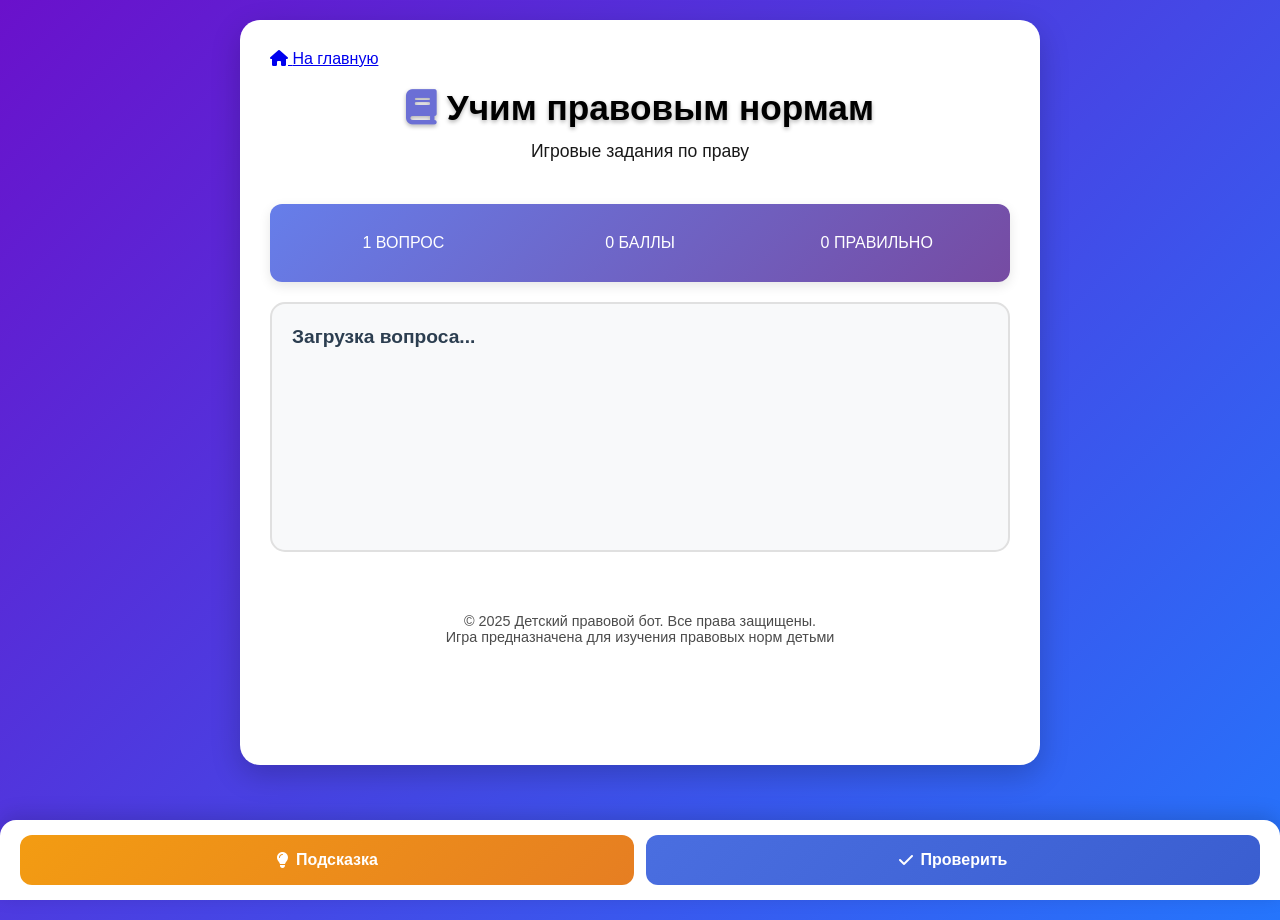
<file: html/game_dismiss.html>
<!DOCTYPE html>
<html lang="ru">
<head>
    <meta charset="UTF-8">
    <meta name="viewport" content="width=device-width, initial-scale=1.0">
    <title>Правовые нормы для детей</title>
    <script src="https://telegram.org/js/telegram-web-app.js"></script>
    <link rel="stylesheet" href="https://cdnjs.cloudflare.com/ajax/libs/font-awesome/6.4.0/css/all.min.css">
    <link rel="stylesheet" href="styles.css">
</head>
<body>
    <div class="game-container" id="gameContainer">
        <a href="../index.html" class="back-to-main-btn">
            <i class="fas fa-home"></i>
            <span>На главную</span>
        </a>
        <div class="header">
            <h1 style="color: black;"><i class="fas fa-book" style="color: #6b6fd5;"></i> Учим правовым нормам</h1>
            <p class="subtitle" style="color: black;">Игровые задания по праву</p>
        </div>
        
        <div class="stats">
            <div class="stat-item">
                <span class="number" id="questionNumber">1</span>
                <span class="label">ВОПРОС</span>
            </div>
            <div class="stat-item">
                <span class="number" id="score">0</span>
                <span class="label">БАЛЛЫ</span>
            </div>
            <div class="stat-item">
                <span class="number" id="correct">0</span>
                <span class="label">ПРАВИЛЬНО</span>
            </div>
        </div>

        <div class="question-block fade-in" id="questionBlock">
            <div class="question-text" id="questionText">
                Загрузка вопроса...
            </div>

            <div id="answerContainer">
                <!-- Здесь будут варианты ответов -->
            </div>
        </div>

        <div class="footer">
            <p>© 2025 Детский правовой бот. Все права защищены.</p>
            <p>Игра предназначена для изучения правовых норм детьми</p>
        </div>
    </div>

    <div class="controls">
        <button class="btn btn-hint" id="hintBtn">
            <i class="fas fa-lightbulb"></i> Подсказка
        </button>
        <button class="btn btn-check" id="checkBtn">
            <i class="fas fa-check"></i> Проверить
        </button>
        <button class="btn btn-next" id="nextBtn" style="display: none;">
            <i class="fas fa-arrow-right"></i> Следующий вопрос
        </button>
    </div>

    <div class="result-message" id="resultMessage"></div>
    <script>
        document.addEventListener('DOMContentLoaded', function() {
            const tg = window.Telegram.WebApp;
            tg.expand();
            tg.ready();
    
            // Элементы UI
            const questionText = document.getElementById('questionText');
            const answerContainer = document.getElementById('answerContainer');
            const questionNumberEl = document.getElementById('questionNumber');
            const scoreEl = document.getElementById('score');
            const correctEl = document.getElementById('correct');
            const resultMessage = document.getElementById('resultMessage');
    
            // Кнопки
            const checkBtn = document.getElementById('checkBtn');
            const nextBtn = document.getElementById('nextBtn');
            const hintBtn = document.getElementById('hintBtn');
    
            // Состояние игры
            let allQuestions = [];
            let gameQuestions = [];
            let currentQIndex = 0;
            let currentScore = 0;
            let correctAnswersCount = 0;
            let userSelection = null;
            let isAnswerChecked = false;
    
            const themeMap = {
                'traffic': 'ПДД',
                'rights': 'Права ребёнка',
                'family': 'Семья',
                'admin': 'Административная ответственность',
                'finance': 'Гражданский кодекс',
                'job': 'Трудоустройство',
                'symbols': 'Государственные символы',
                'school': 'Образование'
            };
    
            // --- 1. Загрузка и подготовка данных ---
    
            async function initGame() {
                try {
                    const response = await fetch('questions.json');
                    if (!response.ok) throw new Error("Не удалось загрузить вопросы");
    
                    const data = await response.json();
                    allQuestions = data;
    
                    const urlParams = new URLSearchParams(window.location.search);
                    const themeKey = urlParams.get('theme');
    
                    if (themeKey && themeMap[themeKey]) {
                        const targetTheme = themeMap[themeKey];
                        gameQuestions = allQuestions.filter(q => q.theme === targetTheme);
                        
                        if (gameQuestions.length === 0) {
                            questionText.innerHTML = `Вопросы по теме "${targetTheme}" пока не добавлены.`;
                            checkBtn.style.display = 'none';
                            hintBtn.style.display = 'none';
                            return;
                        }
                    } else {
                        gameQuestions = [...allQuestions];
                    }
    
                    gameQuestions.sort(() => 0.5 - Math.random());
                    loadQuestion(0);
                } catch (error) {
                    questionText.innerHTML = "Ошибка загрузки вопросов.<br><br>Убедитесь, что файл <b>questions.json</b> находится в той же папке.";
                    console.error(error);
                    checkBtn.style.display = 'none';
                    hintBtn.style.display = 'none';
                }
            }
    
            // --- 2. Рендеринг вопросов ---
    
            function loadQuestion(index) {
                const q = gameQuestions[index];
                currentQIndex = index;
                isAnswerChecked = false;
                userSelection = null;
    
                questionNumberEl.textContent = index + 1;
                answerContainer.innerHTML = '';
                checkBtn.style.display = 'flex';
                nextBtn.style.display = 'none';
                hintBtn.disabled = false;
                resultMessage.style.display = 'none';
    
                const block = document.getElementById('questionBlock');
                block.classList.remove('fade-in');
                void block.offsetWidth;
                block.classList.add('fade-in');
    
                questionText.innerHTML = q.question;
    
                if(q.type === 'multiple') questionText.innerHTML += '<br><small style="font-weight:normal; font-size:0.9rem; color:#666;">(Выберите несколько вариантов)</small>';
                if(q.type === 'find-error') questionText.innerHTML += '<br><small style="font-weight:normal; font-size:0.9rem; color:#666;">(Нажмите на строку с ошибкой)</small>';
                if(q.type === 'sequence') questionText.innerHTML += '<br><small style="font-weight:normal; font-size:0.9rem; color:#666;">(Расставьте в правильном порядке)</small>';
                if(q.type === 'matching') questionText.innerHTML += '<br><small style="font-weight:normal; font-size:0.9rem; color:#666;">(Соедините пары)</small>';
    
                switch (q.type) {
                    case 'single':
                    case 'multiple':
                        renderMultipleChoice(q);
                        break;
                    case 'matching':
                        renderMatching(q);
                        break;
                    case 'sequence':
                        renderSequence(q);
                        break;
                    case 'fill-blanks':
                        renderFillBlanks(q);
                        break;
                    case 'find-error':
                        renderFindError(q);
                        break;
                    default:
                        questionText.textContent = "Тип вопроса не поддерживается: " + q.type;
                }
            }
    
            function renderMultipleChoice(q) {
                userSelection = q.type === 'multiple' ? [] : null;
                const container = document.createElement('div');
                container.className = 'options-container';
    
                q.options.forEach((opt, idx) => {
                    const btn = document.createElement('div');
                    btn.className = 'option-btn';
                    btn.innerHTML = `
                        <div class="checkbox"></div>
                        <div class="option-text">${opt}</div>
                    `;
    
                    btn.addEventListener('click', () => {
                        if (isAnswerChecked) return;
    
                        if (q.type === 'single') {
                            container.querySelectorAll('.option-btn').forEach(b => {
                                b.classList.remove('selected');
                                b.querySelector('.checkbox').classList.remove('checked');
                            });
                            btn.classList.add('selected');
                            btn.querySelector('.checkbox').classList.add('checked');
                            userSelection = idx;
                        } else {
                            btn.classList.toggle('selected');
                            const cb = btn.querySelector('.checkbox');
                            cb.classList.toggle('checked');
    
                            if (userSelection.includes(idx)) {
                                userSelection = userSelection.filter(i => i !== idx);
                            } else {
                                userSelection.push(idx);
                            }
                        }
                    });
                    container.appendChild(btn);
                });
                answerContainer.appendChild(container);
            }
    
            function renderMatching(q) {
                userSelection = {};
                const container = document.createElement('div');
                container.className = 'matching-container';
                const rightOptions = [...q.rightItems].sort(() => 0.5 - Math.random());
    
                q.leftItems.forEach((item, idx) => {
                    const row = document.createElement('div');
                    row.className = 'matching-row';
    
                    const leftDiv = document.createElement('div');
                    leftDiv.className = 'matching-term';
                    leftDiv.textContent = item;
    
                    const select = document.createElement('select');
                    select.className = 'matching-select';
                    select.dataset.left = item;
    
                    const defaultOpt = document.createElement('option');
                    defaultOpt.text = "Выберите ответ...";
                    defaultOpt.value = "";
                    select.appendChild(defaultOpt);
    
                    rightOptions.forEach(opt => {
                        const option = document.createElement('option');
                        option.value = opt;
                        option.text = opt;
                        select.appendChild(option);
                    });
    
                    select.addEventListener('change', (e) => {
                        userSelection[item] = e.target.value;
                    });
    
                    row.appendChild(leftDiv);
                    row.appendChild(select);
                    container.appendChild(row);
                });
                answerContainer.appendChild(container);
            }
    
            function renderSequence(q) {
                userSelection = q.steps.map((step, index) => ({ text: step, originalIndex: index }));
                userSelection.sort(() => 0.5 - Math.random());
    
                const container = document.createElement('div');
                container.className = 'sequence-container';
                let sequenceItems = [];
    
                function createSequenceItem(item, idx) {
                    const div = document.createElement('div');
                    div.className = 'sequence-item';
                    div.dataset.index = idx;
                    
                    div.innerHTML = `
                        <span style="font-weight:bold; margin-right:10px; color:#4a6ee0;">${idx + 1}.</span>
                        <span>${item.text}</span>
                        <div class="seq-buttons">
                            <button class="seq-btn up"><i class="fas fa-arrow-up"></i></button>
                            <button class="seq-btn down"><i class="fas fa-arrow-down"></i></button>
                        </div>
                    `;
    
                    const upBtn = div.querySelector('.up');
                    const downBtn = div.querySelector('.down');
    
                    if (upBtn) {
                        upBtn.disabled = idx === 0;
                        upBtn.onclick = () => {
                            if (isAnswerChecked) return;
                            moveItem(idx, 'up');
                        };
                    }
    
                    if (downBtn) {
                        downBtn.disabled = idx === userSelection.length - 1;
                        downBtn.onclick = () => {
                            if (isAnswerChecked) return;
                            moveItem(idx, 'down');
                        };
                    }
    
                    return div;
                }
    
                function moveItem(index, direction) {
                    if ((direction === 'up' && index === 0) || (direction === 'down' && index === userSelection.length - 1)) {
                        return;
                    }
    
                    const targetIndex = direction === 'up' ? index - 1 : index + 1;
                    
                    const movingItem = sequenceItems[index];
                    const targetItem = sequenceItems[targetIndex];
                    
                    movingItem.classList.add('moving');
                    targetItem.classList.add('target-moving');
                    
                    [userSelection[index], userSelection[targetIndex]] = [userSelection[targetIndex], userSelection[index]];
                    [sequenceItems[index], sequenceItems[targetIndex]] = [sequenceItems[targetIndex], sequenceItems[index]];
                    
                    setTimeout(() => {
                        const movingNumber = movingItem.querySelector('span:first-child');
                        movingNumber.textContent = `${targetIndex + 1}.`;
                        movingItem.dataset.index = targetIndex;
                        
                        const targetNumber = targetItem.querySelector('span:first-child');
                        targetNumber.textContent = `${index + 1}.`;
                        targetItem.dataset.index = index;
                        
                        if (direction === 'up') {
                            container.insertBefore(movingItem, targetItem);
                        } else {
                            container.insertBefore(targetItem, movingItem);
                        }
                        
                        movingItem.classList.remove('moving');
                        targetItem.classList.remove('target-moving');
                        
                        updateAllButtons();
                    }, 300);
                }
    
                function updateAllButtons() {
                    sequenceItems.forEach((item, idx) => {
                        const upBtn = item.querySelector('.up');
                        const downBtn = item.querySelector('.down');
                        
                        if (upBtn) {
                            upBtn.disabled = idx === 0;
                            upBtn.style.opacity = idx === 0 ? '0.5' : '1';
                            upBtn.onclick = () => {
                                if (isAnswerChecked) return;
                                moveItem(idx, 'up');
                            };
                        }
                        
                        if (downBtn) {
                            downBtn.disabled = idx === userSelection.length - 1;
                            downBtn.style.opacity = idx === userSelection.length - 1 ? '0.5' : '1';
                            downBtn.onclick = () => {
                                if (isAnswerChecked) return;
                                moveItem(idx, 'down');
                            };
                        }
                    });
                }
    
                userSelection.forEach((item, idx) => {
                    const div = createSequenceItem(item, idx);
                    sequenceItems.push(div);
                    container.appendChild(div);
                });
                
                setTimeout(() => {
                    sequenceItems.forEach(item => {
                        item.classList.add('new-item');
                        setTimeout(() => item.classList.remove('new-item'), 100);
                    });
                }, 50);
    
                answerContainer.appendChild(container);
            }
    
            function renderFillBlanks(q) {
                userSelection = {};
    
                const codeBlock = document.createElement('div');
                codeBlock.className = 'code-blanks';
                codeBlock.innerHTML = q.code;
    
                const optionsContainer = document.createElement('div');
                optionsContainer.className = 'blank-options';
    
                let allOptions = [];
                for (let key in q.blanks) {
                    allOptions = allOptions.concat(q.blanks[key]);
                }
                allOptions.sort(() => 0.5 - Math.random());
    
                let activeBlankId = null;
    
                const blanks = codeBlock.querySelectorAll('.blank');
                blanks.forEach(blank => {
                    blank.textContent = "____";
                    blank.onclick = () => {
                        if (isAnswerChecked) return;
                        blanks.forEach(b => b.classList.remove('filled'));
                        blank.classList.add('filled');
                        activeBlankId = blank.dataset.id;
                    };
                });
    
                allOptions.forEach(optText => {
                    const btn = document.createElement('button');
                    btn.className = 'blank-option';
                    btn.textContent = optText;
                    btn.onclick = () => {
                        if (isAnswerChecked || !activeBlankId) return;
                        userSelection[activeBlankId] = optText;
                        const targetBlank = codeBlock.querySelector(`.blank[data-id="${activeBlankId}"]`);
                        if (targetBlank) {
                            targetBlank.textContent = optText;
                            targetBlank.style.borderStyle = 'solid';
                            targetBlank.style.borderColor = '#2ecc71';
                            targetBlank.classList.remove('filled');
                            activeBlankId = null;
                        }
                    };
                    optionsContainer.appendChild(btn);
                });
    
                answerContainer.appendChild(codeBlock);
                answerContainer.appendChild(optionsContainer);
            }
    
            function renderFindError(q) {
                userSelection = null;

                const container = document.createElement('div');
                container.className = 'options-container';

                q.code.forEach((line, idx) => {
                    const btn = document.createElement('div');
                    btn.className = 'option-btn';

                    btn.innerHTML = `
                        <div class="checkbox"></div>
                        <div class="option-text">${line}</div>
                    `;

                    btn.onclick = () => {
                        if (isAnswerChecked) return;

                        container.querySelectorAll('.option-btn').forEach(b => {
                            b.classList.remove('selected');
                            b.querySelector('.checkbox').classList.remove('checked');
                        });
                        btn.classList.add('selected');
                        btn.querySelector('.checkbox').classList.add('checked');

                        userSelection = idx;
                    };

                    container.appendChild(btn);
                });

                answerContainer.appendChild(container);
            }
    
            // --- 3. Проверка ответов ---
    
            checkBtn.addEventListener('click', () => {
                if (isAnswerChecked) return;
    
                let isSelectionEmpty = false;
                if (userSelection === null) isSelectionEmpty = true;
                if (Array.isArray(userSelection) && userSelection.length === 0) isSelectionEmpty = true;
                if (typeof userSelection === 'object' && !Array.isArray(userSelection) && userSelection !== null && Object.keys(userSelection).length === 0) isSelectionEmpty = true;
    
                if (isSelectionEmpty) {
                    showNotification('Пожалуйста, выберите ответ!', 'incorrect');
                    return;
                }
    
                const q = gameQuestions[currentQIndex];
                let isCorrect = false;
    
                switch (q.type) {
                    case 'single':
                        isCorrect = (userSelection === q.correct);
                        break;
                    case 'multiple':
                        const userSorted = [...userSelection].sort((a, b) => a - b);
                        const correctSorted = [...q.correct].sort((a, b) => a - b);
                        isCorrect = JSON.stringify(userSorted) === JSON.stringify(correctSorted);
                        break;
                    case 'matching':
                        isCorrect = true;
                        for (let key in q.correctPairs) {
                            if (userSelection[key] !== q.correctPairs[key]) {
                                isCorrect = false;
                                break;
                            }
                        }
                        if (Object.keys(userSelection).length !== Object.keys(q.correctPairs).length) isCorrect = false;
                        break;
                    case 'sequence':
                        const currentOrder = userSelection.map(item => item.originalIndex);
                        isCorrect = JSON.stringify(currentOrder) === JSON.stringify(q.correctOrder);
                        break;
                    case 'fill-blanks':
                        isCorrect = true;
                        if (Object.keys(userSelection).length < q.correct.length) {
                            isCorrect = false;
                        } else {
                            for (let i = 0; i < q.correct.length; i++) {
                                if (userSelection[String(i+1)] !== q.correct[i]) {
                                    isCorrect = false;
                                    break;
                                }
                            }
                        }
                        break;
                    case 'find-error':
                        isCorrect = (userSelection === q.errorLine);
                        break;
                }
    
                if (isCorrect) {
                    currentScore += 10;
                    correctAnswersCount++;
                    showNotification('Правильно! +10 баллов', 'correct');
                    answerContainer.style.opacity = '0.8';
    
                    scoreEl.textContent = currentScore;
                    correctEl.textContent = correctAnswersCount;
    
                    checkBtn.style.display = 'none';
    
                    if (currentQIndex < gameQuestions.length - 1) {
                        nextBtn.style.display = 'flex';
                    } else {
                        finishGame();
                    }
    
                    isAnswerChecked = true;
                } else {
                    showNotification('Неправильно! Игра окончена', 'incorrect');
                    showCorrectAnswer();
                    scoreEl.textContent = currentScore;
                    correctEl.textContent = correctAnswersCount;
                    setTimeout(() => {
                        finishGame();
                    }, 5000);
                }
            });
    
            nextBtn.addEventListener('click', () => {
                if (currentQIndex < gameQuestions.length - 1) {
                    loadQuestion(currentQIndex + 1);
                    answerContainer.style.opacity = '1';
                } else {
                    finishGame();
                }
            });
    
            hintBtn.addEventListener('click', () => {
                const q = gameQuestions[currentQIndex];
                if (!q.hint || q.hint.trim() === '') {
                    showNotification("Для этого вопроса подсказка не предусмотрена!", 'incorrect');
                    return;
                }
                document.getElementById('hintText').textContent = q.hint;
                document.getElementById('hintModal').style.display = 'block';
            });
    
            document.querySelector('.close-modal').addEventListener('click', () => {
                document.getElementById('hintModal').style.display = 'none';
            });
    
            document.getElementById('closeHintBtn').addEventListener('click', () => {
                document.getElementById('hintModal').style.display = 'none';
            });
    
            window.addEventListener('click', (e) => {
                const modal = document.getElementById('hintModal');
                if (e.target === modal) {
                    modal.style.display = 'none';
                }
            });
    
            document.addEventListener('keydown', (e) => {
                if (e.key === 'Escape') {
                    document.getElementById('hintModal').style.display = 'none';
                }
            });
    
            function finishGame() {
                let rating = '';
                if (correctAnswersCount >= 20) rating = '⭐⭐⭐⭐⭐ Идеально!';
                else if (correctAnswersCount >= 15) rating = '⭐⭐⭐⭐ Отлично!';
                else if (correctAnswersCount >= 10) rating = '⭐⭐⭐ Хорошо!';
                else if (correctAnswersCount >= 5) rating = '⭐⭐ Неплохо!';
                else rating = '⭐ Старайся лучше!';
    
                answerContainer.innerHTML = `
                    <div style="text-align:center; padding: 20px;">
                        <h2 style="color:#2c3e50; margin-bottom:15px;">Игра окончена!</h2>
                        <div style="font-size:3rem; margin-bottom:10px;">${rating}</div>
                        <p style="font-size:1.2rem; margin-bottom:5px;">Ваш счёт: <b>${currentScore}</b></p>
                        <p style="color:#666; margin-bottom:5px;">Правильных ответов: ${correctAnswersCount}</p>
    
                        <button class="menu-btn" onclick="location.reload()" style="justify-content:center; margin-top:10px; width:100%; background:linear-gradient(135deg, #2ecc71, #27ae60);">
                            <i class="fas fa-redo"></i> Сыграть снова
                        </button>
                        <a href="../index.html" class="menu-btn" style="justify-content:center; margin-top:10px; background:linear-gradient(135deg, #4a6ee0, #3a5ed0); text-decoration:none;">
                            <i class="fas fa-home"></i> В меню
                        </a>
                    </div>
                `;
                checkBtn.style.display = 'none';
                nextBtn.style.display = 'none';
                hintBtn.style.display = 'none';
                questionText.style.display = 'none';
                document.getElementById('hintModal').style.display = 'none';
    
                const savedGames = parseInt(localStorage.getItem('totalGames') || '0') + 1;
                const bestScore = parseInt(localStorage.getItem('bestScore') || '0');
                localStorage.setItem('totalGames', savedGames);
                if (currentScore > bestScore) {
                    localStorage.setItem('bestScore', currentScore);
                }
            }
    
            function showNotification(text, type) {
                resultMessage.textContent = text;
                resultMessage.className = 'result-message ' + type;
                resultMessage.style.display = 'block';
                setTimeout(() => {
                    resultMessage.style.display = 'none';
                }, 2000);
            }
            function showCorrectAnswer() {
                const q = gameQuestions[currentQIndex];
                let correctAnswerText = '';
                
                switch (q.type) {
                    case 'single':
                        correctAnswerText = q.options[q.correct];
                        break;
                    case 'multiple':
                        const correctOptions = q.correct.map(idx => q.options[idx]);
                        correctAnswerText = correctOptions.join(', ');
                        break;
                    case 'matching':
                        correctAnswerText = Object.entries(q.correctPairs)
                            .map(([left, right]) => `${left} → ${right}`)
                            .join('<br>');
                        break;
                    case 'sequence':
                        const correctOrder = q.correctOrder.map(idx => q.steps[idx]);
                        correctAnswerText = correctOrder.map((step, i) => `${i+1}. ${step}`).join('<br>');
                        break;
                    case 'fill-blanks':
                        correctAnswerText = q.correct.map((ans, i) => `${i+1}. ${ans}`).join('<br>');
                        break;
                    case 'find-error':
                        correctAnswerText = `Ошибка в строке ${q.errorLine + 1}:<br>${q.code[q.errorLine]}`;
                        break;
                }
                
                const correctAnswerDiv = document.createElement('div');
                correctAnswerDiv.className = 'correct-answer';
                correctAnswerDiv.innerHTML = `
                    <div style="margin-top: 20px; padding: 15px; background: #e8f5e9; border-radius: 10px; border-left: 4px solid #2ecc71;">
                        <strong style="color: #27ae60;">Правильный ответ:</strong><br>
                        ${correctAnswerText}
                    </div>
                `;
                    answerContainer.appendChild(correctAnswerDiv);
                }

            initGame();
        });
    </script>
    <div id="hintModal" class="modal">
        <div class="modal-content">
            <div class="modal-header">
                <h3><i class="fas fa-lightbulb"></i> Подсказка</h3>
                <span class="close-modal">&times;</span>
            </div>
            <div class="modal-body" id="hintText"></div>
            <div class="modal-footer">
                <button class="btn btn-check" id="closeHintBtn" style="flex: none; padding: 10px 20px;">
                    <i class="fas fa-check"></i> Понятно
                </button>
            </div>
        </div>
    </div>
</body>
</html>
</file>
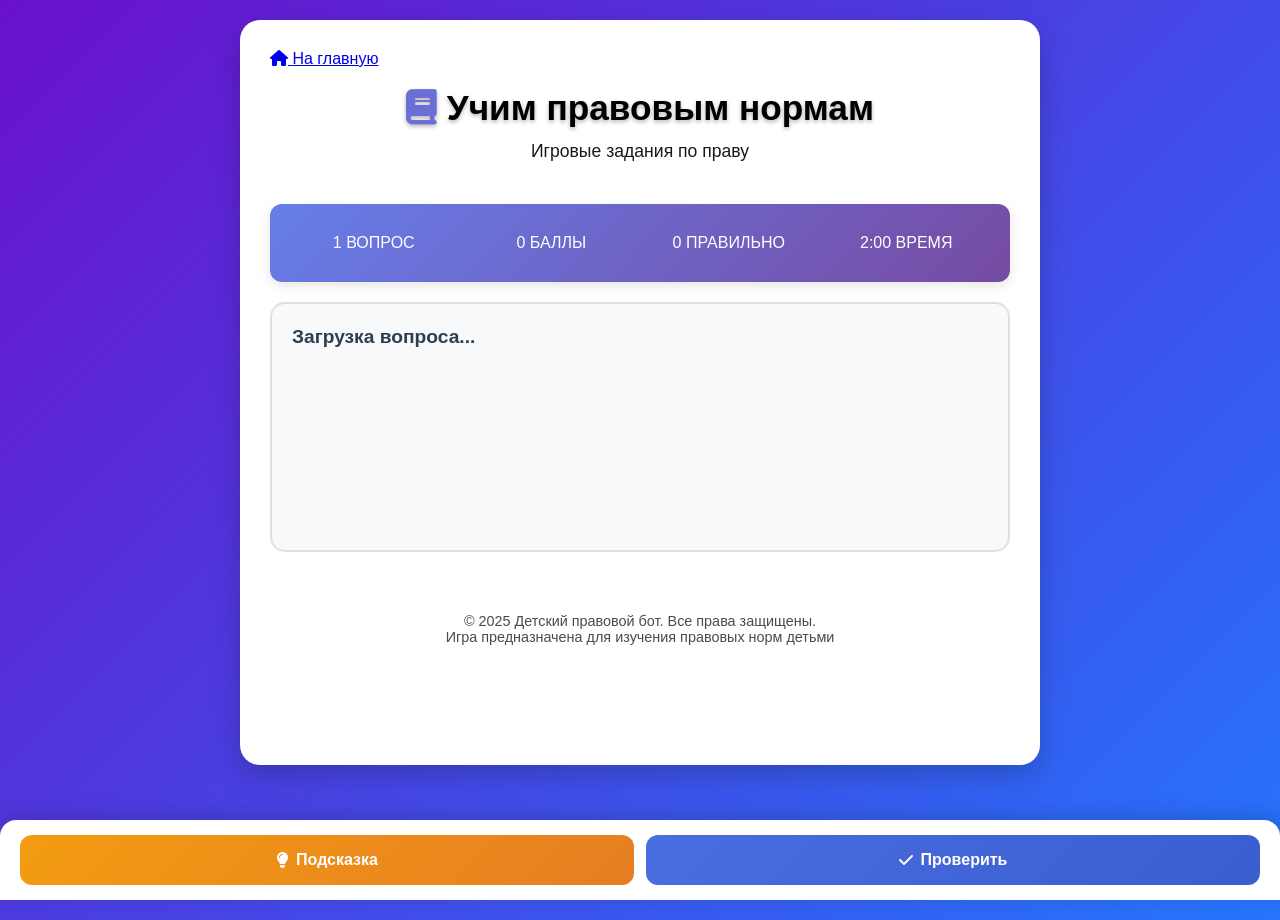
<file: html/game_timer.html>
<!DOCTYPE html>
<html lang="ru">
<head>
    <meta charset="UTF-8">
    <meta name="viewport" content="width=device-width, initial-scale=1.0">
    <title>Правовые нормы для детей</title>
    <script src="https://telegram.org/js/telegram-web-app.js"></script>
    <link rel="stylesheet" href="https://cdnjs.cloudflare.com/ajax/libs/font-awesome/6.4.0/css/all.min.css">
    <link rel="stylesheet" href="styles.css">
</head>
<body>
    <div class="game-container" id="gameContainer">
        <a href="../index.html" class="back-to-main-btn">
            <i class="fas fa-home"></i>
            <span>На главную</span>
        </a>
        <div class="header">
            <h1 style="color: black;"><i class="fas fa-book" style="color: #6b6fd5;"></i> Учим правовым нормам</h1>
            <p class="subtitle" style="color: black;">Игровые задания по праву</p>
        </div>
        
        <div class="stats">
            <div class="stat-item">
                <span class="number" id="questionNumber">1</span>
                <span class="label">ВОПРОС</span>
            </div>
            <div class="stat-item">
                <span class="number" id="score">0</span>
                <span class="label">БАЛЛЫ</span>
            </div>
            <div class="stat-item">
                <span class="number" id="correct">0</span>
                <span class="label">ПРАВИЛЬНО</span>
            </div>
            <div class="stat-item">
                <span class="number" id="timerDisplay">2:00</span>
                <span class="label">ВРЕМЯ</span>
            </div>
        </div>

        <div class="question-block fade-in" id="questionBlock">
            <div class="question-text" id="questionText">
                Загрузка вопроса...
            </div>

            <div id="answerContainer">
                <!-- Здесь будут варианты ответов -->
            </div>
        </div>

        <div class="footer">
            <p>© 2025 Детский правовой бот. Все права защищены.</p>
            <p>Игра предназначена для изучения правовых норм детьми</p>
        </div>
    </div>

    <div class="controls">
        <button class="btn btn-hint" id="hintBtn">
            <i class="fas fa-lightbulb"></i> Подсказка
        </button>
        <button class="btn btn-check" id="checkBtn">
            <i class="fas fa-check"></i> Проверить
        </button>
        <button class="btn btn-next" id="nextBtn" style="display: none;">
            <i class="fas fa-arrow-right"></i> Следующий вопрос
        </button>
    </div>

    <div class="result-message" id="resultMessage"></div>
    <script>
        document.addEventListener('DOMContentLoaded', function() {
            const tg = window.Telegram.WebApp;
            tg.expand();
            tg.ready();
    
            // Элементы UI
            const questionText = document.getElementById('questionText');
            const answerContainer = document.getElementById('answerContainer');
            const questionNumberEl = document.getElementById('questionNumber');
            const scoreEl = document.getElementById('score');
            const correctEl = document.getElementById('correct');
            const resultMessage = document.getElementById('resultMessage');
    
            // Кнопки
            const checkBtn = document.getElementById('checkBtn');
            const nextBtn = document.getElementById('nextBtn');
            const hintBtn = document.getElementById('hintBtn');
    
            // Состояние игры
            let allQuestions = [];
            let gameQuestions = [];
            let currentQIndex = 0;
            let currentScore = 0;
            let correctAnswersCount = 0;
            let userSelection = null;
            let isAnswerChecked = false;
            let gameTime = 2 * 60; 
            let gameTimer = null;
            let isGameActive = false;
    
            const themeMap = {
                'traffic': 'ПДД',
                'rights': 'Права ребёнка',
                'family': 'Семья',
                'admin': 'Административная ответственность',
                'finance': 'Гражданский кодекс',
                'job': 'Трудоустройство',
                'symbols': 'Государственные символы',
                'school': 'Образование'
            };
    
            // --- 1. Загрузка и подготовка данных ---
    
            async function initGame() {
                try {
                    const response = await fetch('questions.json');
                    if (!response.ok) throw new Error("Не удалось загрузить вопросы");
    
                    const data = await response.json();
                    allQuestions = data;
    
                    const urlParams = new URLSearchParams(window.location.search);
                    const themeKey = urlParams.get('theme');
    
                    if (themeKey && themeMap[themeKey]) {
                        const targetTheme = themeMap[themeKey];
                        gameQuestions = allQuestions.filter(q => q.theme === targetTheme);
                        
                        if (gameQuestions.length === 0) {
                            questionText.innerHTML = `Вопросы по теме "${targetTheme}" пока не добавлены.`;
                            checkBtn.style.display = 'none';
                            hintBtn.style.display = 'none';
                            return;
                        }
                    } else {
                        gameQuestions = [...allQuestions];
                    }
    
                    gameQuestions.sort(() => 0.5 - Math.random());
                    loadQuestion(0);
                } catch (error) {
                    questionText.innerHTML = "Ошибка загрузки вопросов.<br><br>Убедитесь, что файл <b>questions.json</b> находится в той же папке.";
                    console.error(error);
                    checkBtn.style.display = 'none';
                    hintBtn.style.display = 'none';
                }
            }
    
            // --- 2. Рендеринг вопросов ---
    
            function loadQuestion(index) {
                if (!isGameActive && gameTime <= 0) { return; }
                const q = gameQuestions[index];
                currentQIndex = index;
                isAnswerChecked = false;
                userSelection = null;
    
                questionNumberEl.textContent = index + 1;
                answerContainer.innerHTML = '';
                checkBtn.style.display = 'flex';
                nextBtn.style.display = 'none';
                hintBtn.disabled = false;
                resultMessage.style.display = 'none';
    
                const block = document.getElementById('questionBlock');
                block.classList.remove('fade-in');
                void block.offsetWidth;
                block.classList.add('fade-in');
    
                questionText.innerHTML = q.question;
    
                if(q.type === 'multiple') questionText.innerHTML += '<br><small style="font-weight:normal; font-size:0.9rem; color:#666;">(Выберите несколько вариантов)</small>';
                if(q.type === 'find-error') questionText.innerHTML += '<br><small style="font-weight:normal; font-size:0.9rem; color:#666;">(Нажмите на строку с ошибкой)</small>';
                if(q.type === 'sequence') questionText.innerHTML += '<br><small style="font-weight:normal; font-size:0.9rem; color:#666;">(Расставьте в правильном порядке)</small>';
                if(q.type === 'matching') questionText.innerHTML += '<br><small style="font-weight:normal; font-size:0.9rem; color:#666;">(Соедините пары)</small>';
    
                switch (q.type) {
                    case 'single':
                    case 'multiple':
                        renderMultipleChoice(q);
                        break;
                    case 'matching':
                        renderMatching(q);
                        break;
                    case 'sequence':
                        renderSequence(q);
                        break;
                    case 'fill-blanks':
                        renderFillBlanks(q);
                        break;
                    case 'find-error':
                        renderFindError(q);
                        break;
                    default:
                        questionText.textContent = "Тип вопроса не поддерживается: " + q.type;
                }
            }
    
            function renderMultipleChoice(q) {
                userSelection = q.type === 'multiple' ? [] : null;
                const container = document.createElement('div');
                container.className = 'options-container';
    
                q.options.forEach((opt, idx) => {
                    const btn = document.createElement('div');
                    btn.className = 'option-btn';
                    btn.innerHTML = `
                        <div class="checkbox"></div>
                        <div class="option-text">${opt}</div>
                    `;
    
                    btn.addEventListener('click', () => {
                        if (isAnswerChecked) return;
    
                        if (q.type === 'single') {
                            container.querySelectorAll('.option-btn').forEach(b => {
                                b.classList.remove('selected');
                                b.querySelector('.checkbox').classList.remove('checked');
                            });
                            btn.classList.add('selected');
                            btn.querySelector('.checkbox').classList.add('checked');
                            userSelection = idx;
                        } else {
                            btn.classList.toggle('selected');
                            const cb = btn.querySelector('.checkbox');
                            cb.classList.toggle('checked');
    
                            if (userSelection.includes(idx)) {
                                userSelection = userSelection.filter(i => i !== idx);
                            } else {
                                userSelection.push(idx);
                            }
                        }
                    });
                    container.appendChild(btn);
                });
                answerContainer.appendChild(container);
            }
    
            function renderMatching(q) {
                userSelection = {};
                const container = document.createElement('div');
                container.className = 'matching-container';
                const rightOptions = [...q.rightItems].sort(() => 0.5 - Math.random());
    
                q.leftItems.forEach((item, idx) => {
                    const row = document.createElement('div');
                    row.className = 'matching-row';
    
                    const leftDiv = document.createElement('div');
                    leftDiv.className = 'matching-term';
                    leftDiv.textContent = item;
    
                    const select = document.createElement('select');
                    select.className = 'matching-select';
                    select.dataset.left = item;
    
                    const defaultOpt = document.createElement('option');
                    defaultOpt.text = "Выберите ответ...";
                    defaultOpt.value = "";
                    select.appendChild(defaultOpt);
    
                    rightOptions.forEach(opt => {
                        const option = document.createElement('option');
                        option.value = opt;
                        option.text = opt;
                        select.appendChild(option);
                    });
    
                    select.addEventListener('change', (e) => {
                        userSelection[item] = e.target.value;
                    });
    
                    row.appendChild(leftDiv);
                    row.appendChild(select);
                    container.appendChild(row);
                });
                answerContainer.appendChild(container);
            }
    
            function renderSequence(q) {
                userSelection = q.steps.map((step, index) => ({ text: step, originalIndex: index }));
                userSelection.sort(() => 0.5 - Math.random());
    
                const container = document.createElement('div');
                container.className = 'sequence-container';
                let sequenceItems = [];
    
                function createSequenceItem(item, idx) {
                    const div = document.createElement('div');
                    div.className = 'sequence-item';
                    div.dataset.index = idx;
                    
                    div.innerHTML = `
                        <span style="font-weight:bold; margin-right:10px; color:#4a6ee0;">${idx + 1}.</span>
                        <span>${item.text}</span>
                        <div class="seq-buttons">
                            <button class="seq-btn up"><i class="fas fa-arrow-up"></i></button>
                            <button class="seq-btn down"><i class="fas fa-arrow-down"></i></button>
                        </div>
                    `;
    
                    const upBtn = div.querySelector('.up');
                    const downBtn = div.querySelector('.down');
    
                    if (upBtn) {
                        upBtn.disabled = idx === 0;
                        upBtn.onclick = () => {
                            if (isAnswerChecked) return;
                            moveItem(idx, 'up');
                        };
                    }
    
                    if (downBtn) {
                        downBtn.disabled = idx === userSelection.length - 1;
                        downBtn.onclick = () => {
                            if (isAnswerChecked) return;
                            moveItem(idx, 'down');
                        };
                    }
    
                    return div;
                }
    
                function moveItem(index, direction) {
                    if ((direction === 'up' && index === 0) || (direction === 'down' && index === userSelection.length - 1)) {
                        return;
                    }
    
                    const targetIndex = direction === 'up' ? index - 1 : index + 1;
                    
                    const movingItem = sequenceItems[index];
                    const targetItem = sequenceItems[targetIndex];
                    
                    movingItem.classList.add('moving');
                    targetItem.classList.add('target-moving');
                    
                    [userSelection[index], userSelection[targetIndex]] = [userSelection[targetIndex], userSelection[index]];
                    [sequenceItems[index], sequenceItems[targetIndex]] = [sequenceItems[targetIndex], sequenceItems[index]];
                    
                    setTimeout(() => {
                        const movingNumber = movingItem.querySelector('span:first-child');
                        movingNumber.textContent = `${targetIndex + 1}.`;
                        movingItem.dataset.index = targetIndex;
                        
                        const targetNumber = targetItem.querySelector('span:first-child');
                        targetNumber.textContent = `${index + 1}.`;
                        targetItem.dataset.index = index;
                        
                        if (direction === 'up') {
                            container.insertBefore(movingItem, targetItem);
                        } else {
                            container.insertBefore(targetItem, movingItem);
                        }
                        
                        movingItem.classList.remove('moving');
                        targetItem.classList.remove('target-moving');
                        
                        updateAllButtons();
                    }, 300);
                }
    
                function updateAllButtons() {
                    sequenceItems.forEach((item, idx) => {
                        const upBtn = item.querySelector('.up');
                        const downBtn = item.querySelector('.down');
                        
                        if (upBtn) {
                            upBtn.disabled = idx === 0;
                            upBtn.style.opacity = idx === 0 ? '0.5' : '1';
                            upBtn.onclick = () => {
                                if (isAnswerChecked) return;
                                moveItem(idx, 'up');
                            };
                        }
                        
                        if (downBtn) {
                            downBtn.disabled = idx === userSelection.length - 1;
                            downBtn.style.opacity = idx === userSelection.length - 1 ? '0.5' : '1';
                            downBtn.onclick = () => {
                                if (isAnswerChecked) return;
                                moveItem(idx, 'down');
                            };
                        }
                    });
                }
    
                userSelection.forEach((item, idx) => {
                    const div = createSequenceItem(item, idx);
                    sequenceItems.push(div);
                    container.appendChild(div);
                });
                
                setTimeout(() => {
                    sequenceItems.forEach(item => {
                        item.classList.add('new-item');
                        setTimeout(() => item.classList.remove('new-item'), 100);
                    });
                }, 50);
    
                answerContainer.appendChild(container);
            }
    
            function renderFillBlanks(q) {
                userSelection = {};
    
                const codeBlock = document.createElement('div');
                codeBlock.className = 'code-blanks';
                codeBlock.innerHTML = q.code;
    
                const optionsContainer = document.createElement('div');
                optionsContainer.className = 'blank-options';
    
                let allOptions = [];
                for (let key in q.blanks) {
                    allOptions = allOptions.concat(q.blanks[key]);
                }
                allOptions.sort(() => 0.5 - Math.random());
    
                let activeBlankId = null;
    
                const blanks = codeBlock.querySelectorAll('.blank');
                blanks.forEach(blank => {
                    blank.textContent = "____";
                    blank.onclick = () => {
                        if (isAnswerChecked) return;
                        blanks.forEach(b => b.classList.remove('filled'));
                        blank.classList.add('filled');
                        activeBlankId = blank.dataset.id;
                    };
                });
    
                allOptions.forEach(optText => {
                    const btn = document.createElement('button');
                    btn.className = 'blank-option';
                    btn.textContent = optText;
                    btn.onclick = () => {
                        if (isAnswerChecked || !activeBlankId) return;
                        userSelection[activeBlankId] = optText;
                        const targetBlank = codeBlock.querySelector(`.blank[data-id="${activeBlankId}"]`);
                        if (targetBlank) {
                            targetBlank.textContent = optText;
                            targetBlank.style.borderStyle = 'solid';
                            targetBlank.style.borderColor = '#2ecc71';
                            targetBlank.classList.remove('filled');
                            activeBlankId = null;
                        }
                    };
                    optionsContainer.appendChild(btn);
                });
    
                answerContainer.appendChild(codeBlock);
                answerContainer.appendChild(optionsContainer);
            }
    
            function renderFindError(q) {
                userSelection = null;

                const container = document.createElement('div');
                container.className = 'options-container';

                q.code.forEach((line, idx) => {
                    const btn = document.createElement('div');
                    btn.className = 'option-btn';

                    btn.innerHTML = `
                        <div class="checkbox"></div>
                        <div class="option-text">${line}</div>
                    `;

                    btn.onclick = () => {
                        if (isAnswerChecked) return;

                        container.querySelectorAll('.option-btn').forEach(b => {
                            b.classList.remove('selected');
                            b.querySelector('.checkbox').classList.remove('checked');
                        });
                        btn.classList.add('selected');
                        btn.querySelector('.checkbox').classList.add('checked');

                        userSelection = idx;
                    };

                    container.appendChild(btn);
                });

                answerContainer.appendChild(container);
            }
    
            // --- 3. Проверка ответов ---
    
            checkBtn.addEventListener('click', () => {
                if (isAnswerChecked) return;
                if (!isGameActive) {
                    showNotification('Игра завершена!', 'incorrect');
                    return;
                }
    
                let isSelectionEmpty = false;
                if (userSelection === null) isSelectionEmpty = true;
                if (Array.isArray(userSelection) && userSelection.length === 0) isSelectionEmpty = true;
                if (typeof userSelection === 'object' && !Array.isArray(userSelection) && userSelection !== null && Object.keys(userSelection).length === 0) isSelectionEmpty = true;
    
                if (isSelectionEmpty) {
                    showNotification('Пожалуйста, выберите ответ!', 'incorrect');
                    return;
                }
    
                const q = gameQuestions[currentQIndex];
                let isCorrect = false;
    
                switch (q.type) {
                    case 'single':
                        isCorrect = (userSelection === q.correct);
                        break;
                    case 'multiple':
                        const userSorted = [...userSelection].sort((a, b) => a - b);
                        const correctSorted = [...q.correct].sort((a, b) => a - b);
                        isCorrect = JSON.stringify(userSorted) === JSON.stringify(correctSorted);
                        break;
                    case 'matching':
                        isCorrect = true;
                        for (let key in q.correctPairs) {
                            if (userSelection[key] !== q.correctPairs[key]) {
                                isCorrect = false;
                                break;
                            }
                        }
                        if (Object.keys(userSelection).length !== Object.keys(q.correctPairs).length) isCorrect = false;
                        break;
                    case 'sequence':
                        const currentOrder = userSelection.map(item => item.originalIndex);
                        isCorrect = JSON.stringify(currentOrder) === JSON.stringify(q.correctOrder);
                        break;
                    case 'fill-blanks':
                        isCorrect = true;
                        if (Object.keys(userSelection).length < q.correct.length) {
                            isCorrect = false;
                        } else {
                            for (let i = 0; i < q.correct.length; i++) {
                                if (userSelection[String(i+1)] !== q.correct[i]) {
                                    isCorrect = false;
                                    break;
                                }
                            }
                        }
                        break;
                    case 'find-error':
                        isCorrect = (userSelection === q.errorLine);
                        break;
                }
    
                if (isCorrect) {
                    currentScore += 10;
                    correctAnswersCount++;
                    showNotification('Правильно! +10 баллов', 'correct');
                    answerContainer.style.opacity = '0.8';
                } else {
                    showNotification('Неправильно!', 'incorrect');
                    showCorrectAnswer();
                }

                scoreEl.textContent = currentScore;
                correctEl.textContent = correctAnswersCount;
    
                checkBtn.style.display = 'none';
                nextBtn.style.display = 'flex';
                isAnswerChecked = true;
            });
    
            nextBtn.addEventListener('click', () => {
                if (currentQIndex < gameQuestions.length - 1) {
                    loadQuestion(currentQIndex + 1);
                    answerContainer.style.opacity = '1';
                } else {
                    finishGame();
                }
            });
    
            hintBtn.addEventListener('click', () => {
                const q = gameQuestions[currentQIndex];
                if (!q.hint || q.hint.trim() === '') {
                    showNotification("Для этого вопроса подсказка не предусмотрена!", 'incorrect');
                    return;
                }
                document.getElementById('hintText').textContent = q.hint;
                document.getElementById('hintModal').style.display = 'block';
            });
    
            document.querySelector('.close-modal').addEventListener('click', () => {
                document.getElementById('hintModal').style.display = 'none';
            });
    
            document.getElementById('closeHintBtn').addEventListener('click', () => {
                document.getElementById('hintModal').style.display = 'none';
            });
    
            window.addEventListener('click', (e) => {
                const modal = document.getElementById('hintModal');
                if (e.target === modal) {
                    modal.style.display = 'none';
                }
            });
    
            document.addEventListener('keydown', (e) => {
                if (e.key === 'Escape') {
                    document.getElementById('hintModal').style.display = 'none';
                }
            });
    
            function finishGame() {
                clearInterval(gameTimer);
                isGameActive = false;
                let rating = '';
                if (correctAnswersCount >= 20) rating = '⭐⭐⭐⭐⭐ Идеально!';
                else if (correctAnswersCount >= 15) rating = '⭐⭐⭐⭐ Отлично!';
                else if (correctAnswersCount >= 10) rating = '⭐⭐⭐ Хорошо!';
                else if (correctAnswersCount >= 5) rating = '⭐⭐ Неплохо!';
                else rating = '⭐ Старайся лучше!';
    
                answerContainer.innerHTML = `
                    <div style="text-align:center; padding: 20px;">
                        <h2 style="color:#2c3e50; margin-bottom:15px;">Игра окончена!</h2>
                        <div style="font-size:3rem; margin-bottom:10px;">${rating}</div>
                        <p style="font-size:1.2rem; margin-bottom:5px;">Ваш счёт: <b>${currentScore}</b></p>
                        <p style="color:#666; margin-bottom:25px;">Правильных ответов: ${correctAnswersCount}</p>
    
                        <button class="menu-btn" onclick="location.reload()" style="justify-content:center; margin-top:10px; width:100%; background:linear-gradient(135deg, #2ecc71, #27ae60);">
                            <i class="fas fa-redo"></i> Сыграть снова
                        </button>
                        <a href="../index.html" class="menu-btn" style="justify-content:center; margin-top:10px; background:linear-gradient(135deg, #4a6ee0, #3a5ed0); text-decoration:none;">
                            <i class="fas fa-home"></i> В меню
                        </a>
                    </div>
                `;
                checkBtn.style.display = 'none';
                nextBtn.style.display = 'none';
                hintBtn.style.display = 'none';
                questionText.style.display = 'none';
                document.getElementById('hintModal').style.display = 'none';
    
                const savedGames = parseInt(localStorage.getItem('totalGames') || '0') + 1;
                const bestScore = parseInt(localStorage.getItem('bestScore') || '0');
                localStorage.setItem('totalGames', savedGames);
                if (currentScore > bestScore) {
                    localStorage.setItem('bestScore', currentScore);
                }
            }
    
            function showNotification(text, type) {
                resultMessage.textContent = text;
                resultMessage.className = 'result-message ' + type;
                resultMessage.style.display = 'block';
                setTimeout(() => {
                    resultMessage.style.display = 'none';
                }, 2000);
            }
    
            function updateTimer() {
                const minutes = Math.floor(gameTime / 60);
                const seconds = gameTime % 60;
                const formattedTime = `${minutes.toString().padStart(2, '0')}:${seconds.toString().padStart(2, '0')}`;
                document.getElementById('timerDisplay').textContent = formattedTime;
                
                const timerElement = document.getElementById('timerDisplay');
                const parentElement = timerElement.parentElement;
                
                if (gameTime <= 60) {
                    timerElement.style.color = 'red';
                    parentElement.style.backgroundColor = 'rgba(255, 0, 0, 0.1)';
                    
                    if (gameTime <= 30) {
                        timerElement.style.animation = 'pulse 1s infinite';
                    } else {
                        timerElement.style.animation = 'none';
                    }
                } else if (gameTime <= 1 * 60) {
                    timerElement.style.color = 'orange';
                    parentElement.style.backgroundColor = 'rgba(255, 165, 0, 0.1)';
                    timerElement.style.animation = 'none';
                } else {
                    timerElement.style.color = '';
                    parentElement.style.backgroundColor = '';
                    timerElement.style.animation = 'none';
                }
            }
            
            function startTimer() {
                if (gameTimer) clearInterval(gameTimer);
                gameTime = 2 * 60; 
                isGameActive = true;
                updateTimer();
                
                gameTimer = setInterval(() => {
                    if (!isGameActive) return;
                    
                    gameTime--;
                    updateTimer();
                    
                    if (gameTime <= 0) {
                        clearInterval(gameTimer);
                        isGameActive = false;
                        endGameByTime();
                    }
                }, 1000);
            }
    
            function endGameByTime() {
                checkBtn.disabled = true;
                nextBtn.disabled = true;
                hintBtn.disabled = true;
                
                showNotification('Время вышло! Игра завершена.', 'incorrect');
    
                setTimeout(() => {
                    finishGame();
                }, 2000);
            }
            
            function showCorrectAnswer() {
                const q = gameQuestions[currentQIndex];
                let correctAnswerText = '';
                
                switch (q.type) {
                    case 'single':
                        correctAnswerText = q.options[q.correct];
                        break;
                    case 'multiple':
                        const correctOptions = q.correct.map(idx => q.options[idx]);
                        correctAnswerText = correctOptions.join(', ');
                        break;
                    case 'matching':
                        correctAnswerText = Object.entries(q.correctPairs)
                            .map(([left, right]) => `${left} → ${right}`)
                            .join('<br>');
                        break;
                    case 'sequence':
                        const correctOrder = q.correctOrder.map(idx => q.steps[idx]);
                        correctAnswerText = correctOrder.map((step, i) => `${i+1}. ${step}`).join('<br>');
                        break;
                    case 'fill-blanks':
                        correctAnswerText = q.correct.map((ans, i) => `${i+1}. ${ans}`).join('<br>');
                        break;
                    case 'find-error':
                        correctAnswerText = `Ошибка в строке ${q.errorLine + 1}:<br>${q.code[q.errorLine]}`;
                        break;
                }
                
                const correctAnswerDiv = document.createElement('div');
                correctAnswerDiv.className = 'correct-answer';
                correctAnswerDiv.innerHTML = `
                    <div style="margin-top: 20px; padding: 15px; background: #e8f5e9; border-radius: 10px; border-left: 4px solid #2ecc71;">
                        <strong style="color: #27ae60;">Правильный ответ:</strong><br>
                        ${correctAnswerText}
                    </div>
                `;
                    answerContainer.appendChild(correctAnswerDiv);
                }

            initGame();
            startTimer();
        });
    </script>
    <div id="hintModal" class="modal">
        <div class="modal-content">
            <div class="modal-header">
                <h3><i class="fas fa-lightbulb"></i> Подсказка</h3>
                <span class="close-modal">&times;</span>
            </div>
            <div class="modal-body" id="hintText"></div>
            <div class="modal-footer">
                <button class="btn btn-check" id="closeHintBtn" style="flex: none; padding: 10px 20px;">
                    <i class="fas fa-check"></i> Понятно
                </button>
            </div>
        </div>
    </div>
</body>
</html>
</file>
<file: html/styles.css>
* {
    margin: 0;
    padding: 0;
    box-sizing: border-box;
    -webkit-tap-highlight-color: transparent;
}

body {
    background: linear-gradient(135deg, #6a11cb 0%, #2575fc 100%);
    min-height: 100vh;
    font-family: 'Segoe UI', Tahoma, Geneva, Verdana, sans-serif;
    overflow-x: hidden;
    touch-action: manipulation;
}

.main-body {
    color: white;
    padding: 20px;
}

.game-body {
    color: #333;
}

.container {
    max-width: 800px;
    margin: 0 auto;
    padding: 20px;
    width: 100%;
    animation: fadeIn 0.8s ease-out;
}

.game-container {
    background: white;
    border-radius: 20px;
    padding: 20px;
    padding-bottom: 100px;
    position: relative;
    min-height: 100vh;
}

@media (min-width: 768px) {
    .game-container {
        max-width: 800px;
        margin: 20px auto;
        min-height: auto;
        box-shadow: 0 10px 30px rgba(0,0,0,0.2);
        padding: 30px;
        padding-bottom: 100px;
    }
    
    .container {
        padding: 20px;
    }
}

.header {
    text-align: center;
    margin-bottom: 40px;
    padding-top: 20px;
}

.game-header {
    margin-bottom: 20px;
    padding-bottom: 15px;
    border-bottom: 2px solid #e0e0e0;
}

.logo {
    font-size: 3.5rem;
    margin-bottom: 10px;
    color: white;
    text-shadow: 0 4px 8px rgba(0,0,0,0.3);
}

.header h1 {
    color: white;
    font-size: 2.2rem;
    margin-bottom: 10px;
    text-shadow: 0 2px 4px rgba(0,0,0,0.3);
}

.game-header h1 {
    color: #2c3e50;
    margin-bottom: 8px;
    font-size: 1.6rem;
    display: flex;
    align-items: center;
    justify-content: center;
    gap: 10px;
    text-shadow: none;
}

.header p {
    font-size: 1.1rem;
    opacity: 0.9;
    max-width: 600px;
    margin: 0 auto;
    line-height: 1.5;
    color: white;
}

.subtitle {
    font-size: 1.1rem;
    opacity: 0.9;
    max-width: 600px;
    margin: 0 auto;
    line-height: 1.5;
}

.menu {
    display: grid;
    gap: 20px;
    margin: 30px 0;
}

.menu-btn {
    background: rgba(255, 255, 255, 0.15);
    backdrop-filter: blur(10px);
    border: 2px solid rgba(255, 255, 255, 0.2);
    border-radius: 20px;
    padding: 25px;
    display: flex;
    align-items: center;
    gap: 20px;
    cursor: pointer;
    transition: all 0.3s ease;
    color: white;
    text-decoration: none;
    text-align: left;
}

.menu-btn:hover {
    background: rgba(255, 255, 255, 0.25);
    transform: translateY(-5px);
    box-shadow: 0 10px 25px rgba(0,0,0,0.2);
    border-color: rgba(255, 255, 255, 0.4);
}

.menu-btn:active {
    transform: translateY(-2px);
}
.gamemode-menu {
    display: grid;
    gap: 20px;
    margin: 30px 0;
}

.gamemode-menu-btn {
    background: rgba(255, 255, 255, 0.15);
    backdrop-filter: blur(10px);
    border: 2px solid rgba(255, 255, 255, 0.2);
    border-radius: 20px;
    padding: 25px;
    display: flex;
    align-items: center;
    gap: 20px;
    cursor: pointer;
    transition: all 0.3s ease;
    color: white;
    text-decoration: none;
    text-align: left;
}

.gamemode-menu-btn:hover {
    background: rgba(255, 255, 255, 0.25);
    transform: translateY(-5px);
    box-shadow: 0 10px 25px rgba(0,0,0,0.2);
    border-color: rgba(255, 255, 255, 0.4);
}

.gamemode-menu-btn:active {
    transform: translateY(-2px);
}

.btn-icon {
    width: 60px;
    height: 60px;
    background: linear-gradient(135deg, #4a6ee0, #3a5ed0);
    border-radius: 15px;
    display: flex;
    align-items: center;
    justify-content: center;
    font-size: 1.8rem;
    flex-shrink: 0;
    box-shadow: 0 6px 12px rgba(0,0,0,0.15);
}

.btn-content {
    flex-grow: 1;
}

.btn-title {
    font-size: 1.4rem;
    font-weight: 600;
    margin-bottom: 5px;
    display: block;
}

.btn-description {
    font-size: 0.95rem;
    opacity: 0.9;
    line-height: 1.4;
}

.btn-arrow {
    font-size: 1.5rem;
    opacity: 0.7;
    transition: transform 0.3s;
}

.menu-btn:hover .btn-arrow {
    transform: translateX(5px);
    opacity: 1;
}

.themes-menu {
    display: grid;
    grid-template-columns: repeat(auto-fill, minmax(350px, 1fr));
    gap: 15px;
    margin: 30px 0;
    justify-content: center;
}

.theme-btn {
    background: rgb(133 178 255 / 39%);
    backdrop-filter: blur(10px);
    border: 2px solid rgba(255, 255, 255, 0.2);
    border-radius: 20px;
    padding: 20px;
    display: flex;
    align-items: center;
    gap: 15px;
    cursor: pointer;
    transition: all 0.3s ease;
    color: white;
    text-decoration: none;
    text-align: left;
    max-width: 400px;
    margin: 0 auto;
    width: 100%;
}

.theme-btn:hover {
    background: rgba(255, 255, 255, 0.25);
    transform: translateY(-3px);
    box-shadow: 0 8px 20px rgba(0,0,0,0.2);
    border-color: rgba(255, 255, 255, 0.4);
}

.theme-btn:active {
    transform: translateY(-1px);
}

.theme-icon {
    width: 50px;
    height: 50px;
    border-radius: 12px;
    display: flex;
    align-items: center;
    justify-content: center;
    font-size: 1.5rem;
    flex-shrink: 0;
    box-shadow: 0 4px 8px rgba(0,0,0,0.15);
}

.theme-content {
    flex-grow: 1;
    min-width: 0; 
}

.theme-title {
    font-size: 1.2rem;
    font-weight: 600;
    margin-bottom: 4px;
    display: block;
    color: rgb(0, 0, 0);
    white-space: nowrap;
    overflow: hidden;
    text-overflow: ellipsis;
}

.theme-description {
    font-size: 0.85rem;
    opacity: 0.9;
    line-height: 1.3;
    color: rgba(0, 0, 0, 0.9);
    display: -webkit-box;
    -webkit-box-orient: vertical;
    overflow: hidden;
}

.theme-arrow {
    font-size: 1.2rem;
    opacity: 0.7;
    transition: transform 0.3s;
    color: rgb(0, 0, 0);
    flex-shrink: 0;
}

.theme-btn:hover .theme-arrow {
    transform: translateX(3px);
    opacity: 1;
}

@media (max-width: 768px) {
    .themes-menu {
        grid-template-columns: 1fr;
        gap: 12px;
    }
    
    .theme-btn {
        padding: 15px;
        max-width: 100%;
        gap: 12px;
    }
    
    .theme-icon {
        width: 45px;
        height: 45px;
        font-size: 1.3rem;
    }
    
    .theme-title {
        font-size: 1.1rem;
    }
    
    .theme-description {
        font-size: 0.8rem;
    }
}

@media (max-width: 480px) {
    .theme-btn {
        padding: 12px;
        gap: 10px;
    }
    
    .theme-icon {
        width: 40px;
        height: 40px;
        font-size: 1.2rem;
    }
    
    .theme-title {
        font-size: 1rem;
    }
    
    .theme-description {
        font-size: 0.75rem;
        line-height: 1.2;
    }
    
    .theme-arrow {
        font-size: 1rem;
    }
}
@media (min-width: 1200px) {
    .themes-menu {
        max-width: 1200px;
        margin: 30px auto;
    }
}

.user-stats {
    background: rgba(255, 255, 255, 0.1);
    border-radius: 20px;
    padding: 20px;
    margin: 30px 0;
    display: grid;
    grid-template-columns: repeat(auto-fit, minmax(150px, 1fr));
    gap: 15px;
    border: 1px solid rgba(255, 255, 255, 0.1);
}

.stats {
    display: flex;
    justify-content: space-between;
    background: linear-gradient(135deg, #667eea 0%, #764ba2 100%);
    color: white;
    padding: 15px;
    border-radius: 12px;
    margin-bottom: 20px;
    box-shadow: 0 4px 12px rgba(0,0,0,0.1);
}

.stat-item {
    text-align: center;
    flex: 1;
    padding: 15px;
}

.game-stats .stat-item {
    padding: 0;
}

.stat-number {
    font-size: 2rem;
    font-weight: bold;
    display: block;
    margin-bottom: 5px;
    text-shadow: 0 2px 4px rgba(0,0,0,0.3);
}

.game-stats .number {
    font-size: 1.5rem;
    font-weight: bold;
    display: block;
}

.stat-label {
    font-size: 0.9rem;
    opacity: 0.8;
}

.game-stats .label {
    font-size: 0.9rem;
    opacity: 0.8;
}

.question-block {
    background: #f8f9fa;
    padding: 20px;
    border-radius: 15px;
    margin-bottom: 20px;
    border: 2px solid #e0e0e0;
    min-height: 250px;
}

.question-text {
    font-size: 1.2rem;
    margin-bottom: 25px;
    line-height: 1.4;
    color: #2c3e50;
    font-weight: 600;
}

.options-container {
    display: flex;
    flex-direction: column;
    gap: 12px;
}

.option-btn {
    background: white;
    border: 2px solid #ddd;
    border-radius: 12px;
    padding: 16px;
    cursor: pointer;
    transition: all 0.2s;
    display: flex;
    align-items: center;
    gap: 12px;
    font-size: 1rem;
    text-align: left;
    width: 100%;
}

.option-btn:active {
    transform: scale(0.98);
}

.option-btn.selected {
    border-color: #2ecc71;
    background: #e8f8ef;
}

.option-number {
    background: #4a6ee0;
    color: white;
    width: 32px;
    height: 32px;
    border-radius: 50%;
    display: flex;
    align-items: center;
    justify-content: center;
    font-weight: bold;
    flex-shrink: 0;
}

.checkbox {
    width: 24px;
    height: 24px;
    border: 2px solid #4a6ee0;
    border-radius: 6px;
    display: flex;
    align-items: center;
    justify-content: center;
    flex-shrink: 0;
}

.checkbox.checked::after {
    content: '✓';
    color: #4a6ee0;
    font-weight: bold;
}

.matching-container {
    display: flex;
    flex-direction: column;
    gap: 15px;
    margin: 20px 0;
}

.matching-row {
    display: flex;
    align-items: center;
    gap: 10px;
    flex-wrap: wrap;
}

.matching-term {
    flex: 1;
    min-width: 130px;
    background: #4a6ee0;
    color: white;
    padding: 12px;
    border-radius: 10px;
    text-align: center;
    font-weight: bold;
}

.matching-select {
    flex: 1;
    min-width: 130px;
    padding: 12px;
    border: 2px solid #4a6ee0;
    border-radius: 10px;
    font-size: 0.95rem;
    background: white;
}

.sequence-container {
    display: flex;
    flex-direction: column;
    gap: 10px;
    margin: 20px 0;
}

.sequence-item {
    background: white;
    border: 2px solid #f39c12;
    border-radius: 12px;
    padding: 15px;
    display: flex;
    align-items: center;
    gap: 15px;
    font-size: 1rem;
}

.seq-buttons {
    display: flex;
    gap: 8px;
    margin-left: auto;
}

.seq-btn {
    width: 36px;
    height: 36px;
    border: none;
    border-radius: 50%;
    background: #4a6ee0;
    color: white;
    font-size: 1rem;
    cursor: pointer;
}

.seq-btn:disabled {
    background: #ddd;
    cursor: not-allowed;
}


.blank {
    display: inline-block;
    min-width: 80px;
    padding: 6px 10px;
    margin: 0 4px;
    border: 2px dashed #999;
    border-radius: 6px;
    background: white;
    cursor: pointer;
    text-align: center;
    font-weight: 500;
}

.blank.filled {
    border: 2px solid #4a6ee0;
    background: #f0f4ff;
}

.blank-options {
    display: flex;
    flex-wrap: wrap;
    gap: 8px;
    margin-top: 20px;
}

.blank-option {
    padding: 10px 18px;
    background: white;
    border: 2px solid #4a6ee0;
    border-radius: 20px;
    cursor: pointer;
    font-size: 0.95rem;
}

.blank-option.used {
    opacity: 0.5;
    cursor: not-allowed;
}

.text-block {
    background: #ffffff;
    color: #2c3e50;
    padding: 20px;
    border-radius: 12px;
    margin: 20px 0;
    border: 2px solid #e0e0e0;
    font-family: 'Segoe UI', Tahoma, Geneva, Verdana, sans-serif;
    font-size: 1.05rem;
    line-height: 1.6;
    box-shadow: 0 4px 10px rgba(0,0,0,0.05);
    font-weight: 500;
}

.text-line {
    padding: 8px 12px;
    margin: 4px 0;
    border-radius: 8px;
    cursor: pointer;
    transition: all 0.2s;
    border: 1px solid transparent;
    display: flex;
    align-items: flex-start;
}

.text-line:hover {
    background: #f0f4ff;
    border-color: #4a6ee0;
}

.text-line.selected {
    background: rgba(231, 76, 60, 0.15);
    border-color: #e74c3c;
    color: #c0392b;
    font-weight: 500;
}
.program-blocks {
    display: grid;
    grid-template-columns: repeat(auto-fill, minmax(180px, 1fr));
    gap: 12px;
    margin: 20px 0;
}

.program-block {
    background: white;
    border: 2px solid #9b59b6;
    border-radius: 12px;
    padding: 15px;
    cursor: pointer;
    text-align: center;
    font-family: 'Courier New', monospace;
    font-size: 0.9rem;
    transition: all 0.2s;
}

.program-block.selected {
    border-color: #2ecc71;
    background: #e8f8ef;
}

.program-area {
    min-height: 120px;
    border: 2px dashed #9b59b6;
    border-radius: 12px;
    padding: 15px;
    margin-top: 15px;
    display: flex;
    flex-wrap: wrap;
    gap: 10px;
    align-items: flex-start;
}

.controls {
    position: fixed;
    bottom: 0;
    left: 0;
    right: 0;
    background: white;
    padding: 15px 20px;
    display: flex;
    gap: 12px;
    box-shadow: 0 -5px 20px rgba(0,0,0,0.15);
    z-index: 1000;
    border-top-left-radius: 16px;
    border-top-right-radius: 16px;
}

.btn {
    padding: 16px 24px;
    border: none;
    border-radius: 12px;
    font-size: 1rem;
    font-weight: 600;
    cursor: pointer;
    transition: all 0.2s;
    display: flex;
    align-items: center;
    justify-content: center;
    gap: 8px;
    flex: 1;
}

.btn:active {
    transform: scale(0.98);
}

.btn-check {
    background: linear-gradient(135deg, #4a6ee0, #3a5ed0);
    color: white;
}

.btn-next {
    background: linear-gradient(135deg, #2ecc71, #27ae60);
    color: white;
}

.btn-hint {
    background: linear-gradient(135deg, #f39c12, #e67e22);
    color: white;
}

.btn-hint:disabled {
    background: #bdc3c7;
    cursor: not-allowed;
    opacity: 0.7;
}

.topic-badge {
    display: inline-block;
    background: rgba(74, 110, 224, 0.15);
    color: #4a6ee0;
    padding: 6px 12px;
    border-radius: 20px;
    font-size: 0.85rem;
    font-weight: 600;
    margin-bottom: 15px;
    border: 1px solid rgba(74, 110, 224, 0.2);
}

.result-message {
    position: fixed;
    top: 50%;
    left: 50%;
    transform: translate(-50%, -50%);
    background: rgba(0, 0, 0, 0.9);
    color: white;
    padding: 25px 35px;
    border-radius: 20px;
    font-size: 1.3rem;
    font-weight: bold;
    text-align: center;
    z-index: 2000;
    display: none;
    box-shadow: 0 10px 30px rgba(0,0,0,0.3);
    animation: popIn 0.3s ease-out;
}

.result-message.correct {
    background: linear-gradient(135deg, #2ecc71, #27ae60);
}

.result-message.incorrect {
    background: linear-gradient(135deg, #e74c3c, #c0392b);
}

.footer {
    text-align: center;
    margin-top: 40px;
    padding: 20px;
    font-size: 0.9rem;
    opacity: 0.7;
    border-top: 1px solid rgba(255, 255, 255, 0.1);
}

.language-selector {
    position: absolute;
    top: 20px;
    right: 20px;
}

.lang-btn {
    background: rgba(255, 255, 255, 0.1);
    border: 1px solid rgba(255, 255, 255, 0.2);
    color: white;
    padding: 8px 15px;
    border-radius: 10px;
    cursor: pointer;
    font-size: 0.9rem;
    transition: all 0.3s;
}

.lang-btn:hover {
    background: rgba(255, 255, 255, 0.2);
}

@keyframes fadeIn {
    from { opacity: 0; transform: translateY(20px); }
    to { opacity: 1; transform: translateY(0); }
}

@keyframes pulse {
    0% { transform: scale(1); }
    50% { transform: scale(1.05); }
    100% { transform: scale(1); }
}

@keyframes popIn {
    from {
        opacity: 0;
        transform: translate(-50%, -50%) scale(0.8);
    }
    to {
        opacity: 1;
        transform: translate(-50%, -50%) scale(1);
    }
}

.pulse {
    animation: pulse 2s infinite;
}

.fade-in {
    animation: fadeIn 0.4s ease-out;
}

@media (max-width: 768px) {
    .container {
        padding: 10px;
    }
    
    .game-container {
        padding-bottom: 120px;
    }
    
    .header h1 {
        font-size: 1.8rem;
    }
    
    .menu-btn {
        padding: 20px;
        flex-direction: column;
        text-align: center;
        gap: 15px;
    }
    
    .btn-icon {
        width: 70px;
        height: 70px;
        font-size: 2rem;
    }
    
    .btn-content {
        text-align: center;
    }
    
    .btn-arrow {
        display: none;
    }
    
    .user-stats {
        grid-template-columns: 1fr;
    }
    
    .language-selector {
        position: relative;
        top: 0;
        right: 0;
        text-align: center;
        margin-bottom: 20px;
    }
    
    .controls {
        padding: 12px 15px;
    }
    
    .btn {
        padding: 14px 20px;
        font-size: 0.95rem;
    }
    
    .matching-row {
        flex-direction: column;
        align-items: stretch;
    }
    
    .matching-term, .matching-select {
        width: 100%;
    }
    
    @media (min-width: 768px) {
        .controls {
            position: fixed;
            bottom: 20px;
            left: 50%;
            transform: translateX(-50%);
            width: 90%;
            max-width: 760px;
            border-radius: 16px;
        }
    }
}

@media (max-width: 480px) {
    .header h1 {
        font-size: 1.5rem;
    }
    
    .menu-btn {
        padding: 15px;
    }
    
    .btn-icon {
        width: 60px;
        height: 60px;
        font-size: 1.5rem;
    }
    
    .controls {
        flex-direction: column;
        gap: 10px;
        padding: 15px;
    }
    
    .btn {
        width: 100%;
    }
}
@keyframes pulse {
    0% { opacity: 1; }
    50% { opacity: 0.5; }
    100% { opacity: 1; }
}
.stat-item.warning {
    background-color: rgba(255, 165, 0, 0.2);
}
.stat-item.critical {
    background-color: rgba(255, 0, 0, 0.2);
    animation: pulse 1s infinite;
}

.shuffle-animation {
    transition: all 0.3s ease-in-out;
}

.move-animation {
    animation: slideMove 0.3s ease-in-out;
    background-color: rgba(74, 110, 224, 0.1) !important;
    border-radius: 8px;
}

@keyframes slideMove {
    0% {
        transform: translateY(0);
        opacity: 1;
    }
    50% {
        transform: translateY(-5px);
        opacity: 0.8;
    }
    100% {
        transform: translateY(0);
        opacity: 1;
    }
}

@keyframes slideUp {
    0% {
        transform: translateY(0);
    }
    100% {
        transform: translateY(-50px);
    }
}

@keyframes slideDown {
    0% {
        transform: translateY(0);
    }
    100% {
        transform: translateY(50px);
    }
}

.sequence-item {
    transition: all 0.3s ease-in-out;
    padding: 12px;
    margin: 8px 0;
    border: 1px solid #e0e0e0;
    border-radius: 8px;
    background-color: white;
    box-shadow: 0 2px 4px rgba(0,0,0,0.05);
    position: relative;
}

.sequence-item.new-item {
    animation: fadeIn 0.5s ease-in-out;
}

@keyframes fadeIn {
    from {
        opacity: 0;
        transform: translateY(10px);
    }
    to {
        opacity: 1;
        transform: translateY(0);
    }
}

.sequence-item.moving {
    animation: moveUpDown 0.3s ease-in-out;
    z-index: 10;
    background-color: rgba(74, 110, 224, 0.1);
    border-color: #4a6ee0;
}

.sequence-item.target-moving {
    background-color: rgba(46, 204, 113, 0.1);
    border-color: #2ecc71;
}

@keyframes moveUpDown {
    0% {
        transform: translateY(0);
    }
    50% {
        transform: translateY(var(--move-distance, -50px));
    }
    100% {
        transform: translateY(0);
    }
}

.seq-btn {
    background: #4a6ee0;
    color: white;
    border: none;
    border-radius: 4px;
    width: 30px;
    height: 30px;
    cursor: pointer;
    margin-left: 8px;
    transition: all 0.2s;
    display: flex;
    align-items: center;
    justify-content: center;
}

.seq-btn:hover:not(:disabled) {
    background: #3a5ed0;
    transform: scale(1.1);
}

.seq-btn:disabled {
    background: #cccccc;
    cursor: not-allowed;
    opacity: 0.5;
}

.seq-buttons {
    display: flex;
    gap: 5px;
    margin-left: auto;
}

.modal {
    display: none;
    position: fixed;
    z-index: 2000;
    left: 0;
    top: 0;
    width: 100%;
    height: 100%;
    background-color: rgba(0,0,0,0.7);
    animation: fadeIn 0.3s ease-out;
    padding: 20px;
}

.modal-content {
    background: white;
    margin: 5% auto;
    padding: 0;
    border-radius: 20px;
    width: 90%;
    max-width: 500px;
    box-shadow: 0 15px 40px rgba(0,0,0,0.3);
    animation: slideDown 0.3s ease-out;
    overflow: hidden;
}

.modal-header {
    background: linear-gradient(135deg, #f39c12, #e67e22);
    color: white;
    padding: 20px;
    display: flex;
    justify-content: space-between;
    align-items: center;
    border-bottom: 2px solid rgba(255,255,255,0.2);
}

.modal-header h3 {
    margin: 0;
    font-size: 1.4rem;
    display: flex;
    align-items: center;
    gap: 10px;
}

.close-modal {
    font-size: 28px;
    cursor: pointer;
    color: white;
    background: none;
    border: none;
    width: 30px;
    height: 30px;
    display: flex;
    align-items: center;
    justify-content: center;
    transition: transform 0.2s;
}

.close-modal:hover {
    transform: scale(1.1);
}

.modal-body {
    padding: 30px;
    font-size: 1.1rem;
    line-height: 1.6;
    color: #2c3e50;
    max-height: 60vh;
    overflow-y: auto;
    background: #f8f9fa;
}

.modal-footer {
    padding: 20px;
    text-align: right;
    background: white;
    border-top: 1px solid #e0e0e0;
    display: flex;
    justify-content: flex-end;
}

/* Анимации для модального окна */
@keyframes slideDown {
    from {
        opacity: 0;
        transform: translateY(-50px);
    }
    to {
        opacity: 1;
        transform: translateY(0);
    }
}

@keyframes fadeIn {
    from { opacity: 0; }
    to { opacity: 1; }
}

@media (max-width: 768px) {
    .modal-content {
        width: 95%;
        margin: 10% auto;
    }
    
    .modal-body {
        padding: 20px;
        font-size: 1rem;
        max-height: 50vh;
    }
}

@media (max-width: 480px) {
    .modal-content {
        width: 100%;
        margin: 5% auto;
        border-radius: 15px;
    }
    
    .modal-header {
        padding: 15px;
    }
    
    .modal-header h3 {
        font-size: 1.2rem;
    }
    
    .modal-body {
        padding: 15px;
        font-size: 0.95rem;
    }
    
    .modal-footer {
        padding: 15px;
    }
}
.correct-answer {
    animation: fadeIn 0.5s ease;
    margin-top: 15px;
}

@keyframes fadeIn {
    from { opacity: 0; transform: translateY(-10px); }
    to { opacity: 1; transform: translateY(0); }
}
</file>
<file: styles.css>
* {
    margin: 0;
    padding: 0;
    box-sizing: border-box;
    -webkit-tap-highlight-color: transparent;
}

body {
    background: linear-gradient(135deg, #6a11cb 0%, #2575fc 100%);
    min-height: 100vh;
    font-family: 'Segoe UI', Tahoma, Geneva, Verdana, sans-serif;
    overflow-x: hidden;
    touch-action: manipulation;
}

.main-body {
    color: white;
    padding: 20px;
}

.game-body {
    color: #333;
}

.container {
    max-width: 800px;
    margin: 0 auto;
    padding: 20px;
    width: 100%;
    animation: fadeIn 0.8s ease-out;
}

.game-container {
    background: white;
    border-radius: 20px;
    padding: 20px;
    padding-bottom: 100px;
    position: relative;
    min-height: 100vh;
}

@media (min-width: 768px) {
    .game-container {
        max-width: 800px;
        margin: 20px auto;
        min-height: auto;
        box-shadow: 0 10px 30px rgba(0,0,0,0.2);
        padding: 30px;
        padding-bottom: 100px;
    }
    
    .container {
        padding: 20px;
    }
}

.header {
    text-align: center;
    margin-bottom: 40px;
    padding-top: 20px;
}

.game-header {
    margin-bottom: 20px;
    padding-bottom: 15px;
    border-bottom: 2px solid #e0e0e0;
}

.logo {
    font-size: 3.5rem;
    margin-bottom: 10px;
    color: white;
    text-shadow: 0 4px 8px rgba(0,0,0,0.3);
}

.header h1 {
    color: white;
    font-size: 2.2rem;
    margin-bottom: 10px;
    text-shadow: 0 2px 4px rgba(0,0,0,0.3);
}

.game-header h1 {
    color: #2c3e50;
    margin-bottom: 8px;
    font-size: 1.6rem;
    display: flex;
    align-items: center;
    justify-content: center;
    gap: 10px;
    text-shadow: none;
}

.header p {
    font-size: 1.1rem;
    opacity: 0.9;
    max-width: 600px;
    margin: 0 auto;
    line-height: 1.5;
    color: white;
}

.subtitle {
    font-size: 1.1rem;
    opacity: 0.9;
    max-width: 600px;
    margin: 0 auto;
    line-height: 1.5;
}

.menu {
    display: grid;
    gap: 20px;
    margin: 30px 0;
}

.menu-btn {
    background: rgba(255, 255, 255, 0.15);
    backdrop-filter: blur(10px);
    border: 2px solid rgba(255, 255, 255, 0.2);
    border-radius: 20px;
    padding: 25px;
    display: flex;
    align-items: center;
    gap: 20px;
    cursor: pointer;
    transition: all 0.3s ease;
    color: white;
    text-decoration: none;
    text-align: left;
}

.menu-btn:hover {
    background: rgba(255, 255, 255, 0.25);
    transform: translateY(-5px);
    box-shadow: 0 10px 25px rgba(0,0,0,0.2);
    border-color: rgba(255, 255, 255, 0.4);
}

.menu-btn:active {
    transform: translateY(-2px);
}
.gamemode-menu {
    display: grid;
    gap: 20px;
    margin: 30px 0;
}

.gamemode-menu-btn {
    background: rgba(255, 255, 255, 0.15);
    backdrop-filter: blur(10px);
    border: 2px solid rgba(255, 255, 255, 0.2);
    border-radius: 20px;
    padding: 25px;
    display: flex;
    align-items: center;
    gap: 20px;
    cursor: pointer;
    transition: all 0.3s ease;
    color: white;
    text-decoration: none;
    text-align: left;
}

.gamemode-menu-btn:hover {
    background: rgba(255, 255, 255, 0.25);
    transform: translateY(-5px);
    box-shadow: 0 10px 25px rgba(0,0,0,0.2);
    border-color: rgba(255, 255, 255, 0.4);
}

.gamemode-menu-btn:active {
    transform: translateY(-2px);
}

.btn-icon {
    width: 60px;
    height: 60px;
    background: linear-gradient(135deg, #4a6ee0, #3a5ed0);
    border-radius: 15px;
    display: flex;
    align-items: center;
    justify-content: center;
    font-size: 1.8rem;
    flex-shrink: 0;
    box-shadow: 0 6px 12px rgba(0,0,0,0.15);
}

.btn-content {
    flex-grow: 1;
}

.btn-title {
    font-size: 1.4rem;
    font-weight: 600;
    margin-bottom: 5px;
    display: block;
}

.btn-description {
    font-size: 0.95rem;
    opacity: 0.9;
    line-height: 1.4;
}

.btn-arrow {
    font-size: 1.5rem;
    opacity: 0.7;
    transition: transform 0.3s;
}

.menu-btn:hover .btn-arrow {
    transform: translateX(5px);
    opacity: 1;
}

.themes-menu {
    display: grid;
    grid-template-columns: repeat(auto-fill, minmax(350px, 1fr));
    gap: 15px;
    margin: 30px 0;
    justify-content: center;
}

.theme-btn {
    background: rgb(133 178 255 / 39%);
    backdrop-filter: blur(10px);
    border: 2px solid rgba(255, 255, 255, 0.2);
    border-radius: 20px;
    padding: 20px;
    display: flex;
    align-items: center;
    gap: 15px;
    cursor: pointer;
    transition: all 0.3s ease;
    color: white;
    text-decoration: none;
    text-align: left;
    max-width: 400px;
    margin: 0 auto;
    width: 100%;
}

.theme-btn:hover {
    background: rgba(255, 255, 255, 0.25);
    transform: translateY(-3px);
    box-shadow: 0 8px 20px rgba(0,0,0,0.2);
    border-color: rgba(255, 255, 255, 0.4);
}

.theme-btn:active {
    transform: translateY(-1px);
}

.theme-icon {
    width: 50px;
    height: 50px;
    border-radius: 12px;
    display: flex;
    align-items: center;
    justify-content: center;
    font-size: 1.5rem;
    flex-shrink: 0;
    box-shadow: 0 4px 8px rgba(0,0,0,0.15);
}

.theme-content {
    flex-grow: 1;
    min-width: 0; 
}

.theme-title {
    font-size: 1.2rem;
    font-weight: 600;
    margin-bottom: 4px;
    display: block;
    color: rgb(0, 0, 0);
    white-space: nowrap;
    overflow: hidden;
    text-overflow: ellipsis;
}

.theme-description {
    font-size: 0.85rem;
    opacity: 0.9;
    line-height: 1.3;
    color: rgba(0, 0, 0, 0.9);
    display: -webkit-box;
    -webkit-box-orient: vertical;
    overflow: hidden;
}

.theme-arrow {
    font-size: 1.2rem;
    opacity: 0.7;
    transition: transform 0.3s;
    color: rgb(0, 0, 0);
    flex-shrink: 0;
}

.theme-btn:hover .theme-arrow {
    transform: translateX(3px);
    opacity: 1;
}

/* Адаптивность для тем */
@media (max-width: 768px) {
    .themes-menu {
        grid-template-columns: 1fr;
        gap: 12px;
    }
    
    .theme-btn {
        padding: 15px;
        max-width: 100%;
        gap: 12px;
    }
    
    .theme-icon {
        width: 45px;
        height: 45px;
        font-size: 1.3rem;
    }
    
    .theme-title {
        font-size: 1.1rem;
    }
    
    .theme-description {
        font-size: 0.8rem;
    }
}

@media (max-width: 480px) {
    .theme-btn {
        padding: 12px;
        gap: 10px;
    }
    
    .theme-icon {
        width: 40px;
        height: 40px;
        font-size: 1.2rem;
    }
    
    .theme-title {
        font-size: 1rem;
    }
    
    .theme-description {
        font-size: 0.75rem;
        line-height: 1.2;
    }
    
    .theme-arrow {
        font-size: 1rem;
    }
}
@media (min-width: 1200px) {
    .themes-menu {
        max-width: 1200px;
        margin: 30px auto;
    }
}

.user-stats {
    background: rgba(255, 255, 255, 0.1);
    border-radius: 20px;
    padding: 20px;
    margin: 30px 0;
    display: grid;
    grid-template-columns: repeat(auto-fit, minmax(150px, 1fr));
    gap: 15px;
    border: 1px solid rgba(255, 255, 255, 0.1);
}

.stats {
    display: flex;
    justify-content: space-between;
    background: linear-gradient(135deg, #667eea 0%, #764ba2 100%);
    color: white;
    padding: 15px;
    border-radius: 12px;
    margin-bottom: 20px;
    box-shadow: 0 4px 12px rgba(0,0,0,0.1);
}

.stat-item {
    text-align: center;
    flex: 1;
    padding: 15px;
}

.game-stats .stat-item {
    padding: 0;
}

.stat-number {
    font-size: 2rem;
    font-weight: bold;
    display: block;
    margin-bottom: 5px;
    text-shadow: 0 2px 4px rgba(0,0,0,0.3);
}

.game-stats .number {
    font-size: 1.5rem;
    font-weight: bold;
    display: block;
}

.stat-label {
    font-size: 0.9rem;
    opacity: 0.8;
}

.game-stats .label {
    font-size: 0.9rem;
    opacity: 0.8;
}

.question-block {
    background: #f8f9fa;
    padding: 20px;
    border-radius: 15px;
    margin-bottom: 20px;
    border: 2px solid #e0e0e0;
    min-height: 250px;
}

.question-text {
    font-size: 1.2rem;
    margin-bottom: 25px;
    line-height: 1.4;
    color: #2c3e50;
    font-weight: 600;
}

.options-container {
    display: flex;
    flex-direction: column;
    gap: 12px;
}

.option-btn {
    background: white;
    border: 2px solid #ddd;
    border-radius: 12px;
    padding: 16px;
    cursor: pointer;
    transition: all 0.2s;
    display: flex;
    align-items: center;
    gap: 12px;
    font-size: 1rem;
    text-align: left;
    width: 100%;
}

.option-btn:active {
    transform: scale(0.98);
}

.option-btn.selected {
    border-color: #2ecc71;
    background: #e8f8ef;
}

.option-number {
    background: #4a6ee0;
    color: white;
    width: 32px;
    height: 32px;
    border-radius: 50%;
    display: flex;
    align-items: center;
    justify-content: center;
    font-weight: bold;
    flex-shrink: 0;
}

.checkbox {
    width: 24px;
    height: 24px;
    border: 2px solid #4a6ee0;
    border-radius: 6px;
    display: flex;
    align-items: center;
    justify-content: center;
    flex-shrink: 0;
}

.checkbox.checked::after {
    content: '✓';
    color: #4a6ee0;
    font-weight: bold;
}

.matching-container {
    display: flex;
    flex-direction: column;
    gap: 15px;
    margin: 20px 0;
}

.matching-row {
    display: flex;
    align-items: center;
    gap: 10px;
    flex-wrap: wrap;
}

.matching-term {
    flex: 1;
    min-width: 130px;
    background: #4a6ee0;
    color: white;
    padding: 12px;
    border-radius: 10px;
    text-align: center;
    font-weight: bold;
}

.matching-select {
    flex: 1;
    min-width: 130px;
    padding: 12px;
    border: 2px solid #4a6ee0;
    border-radius: 10px;
    font-size: 0.95rem;
    background: white;
}

.sequence-container {
    display: flex;
    flex-direction: column;
    gap: 10px;
    margin: 20px 0;
}

.sequence-item {
    background: white;
    border: 2px solid #f39c12;
    border-radius: 12px;
    padding: 15px;
    display: flex;
    align-items: center;
    gap: 15px;
    font-size: 1rem;
}

.seq-buttons {
    display: flex;
    gap: 8px;
    margin-left: auto;
}

.seq-btn {
    width: 36px;
    height: 36px;
    border: none;
    border-radius: 50%;
    background: #4a6ee0;
    color: white;
    font-size: 1rem;
    cursor: pointer;
}

.seq-btn:disabled {
    background: #ddd;
    cursor: not-allowed;
}

.code-blanks {
    background: #f5f5f5;
    border-radius: 12px;
    padding: 20px;
    margin: 20px 0;
    border: 2px dashed #4a6ee0;
    font-family: 'Courier New', monospace;
    font-size: 1rem;
    line-height: 1.6;
}

.blank {
    display: inline-block;
    min-width: 80px;
    padding: 6px 10px;
    margin: 0 4px;
    border: 2px dashed #999;
    border-radius: 6px;
    background: white;
    cursor: pointer;
    text-align: center;
    font-weight: 500;
}

.blank.filled {
    border: 2px solid #4a6ee0;
    background: #f0f4ff;
}

.blank-options {
    display: flex;
    flex-wrap: wrap;
    gap: 8px;
    margin-top: 20px;
}

.blank-option {
    padding: 10px 18px;
    background: white;
    border: 2px solid #4a6ee0;
    border-radius: 20px;
    cursor: pointer;
    font-size: 0.95rem;
}

.blank-option.used {
    opacity: 0.5;
    cursor: not-allowed;
}

.code-block {
    font-family: 'Courier New', monospace;
    background: #2c3e50;
    color: #ecf0f1;
    padding: 15px;
    border-radius: 8px;
    margin: 20px 0;
    overflow-x: auto;
    line-height: 1.5;
    font-size: 0.95rem;
}

.code-line {
    padding: 4px 8px;
    margin: 2px 0;
    border-radius: 4px;
    font-family: 'Courier New', monospace;
    cursor: pointer;
}

.code-line.selected {
    background: rgba(231, 76, 60, 0.2);
    border-left: 3px solid #e74c3c;
}
.program-blocks {
    display: grid;
    grid-template-columns: repeat(auto-fill, minmax(180px, 1fr));
    gap: 12px;
    margin: 20px 0;
}

.program-block {
    background: white;
    border: 2px solid #9b59b6;
    border-radius: 12px;
    padding: 15px;
    cursor: pointer;
    text-align: center;
    font-family: 'Courier New', monospace;
    font-size: 0.9rem;
    transition: all 0.2s;
}

.program-block.selected {
    border-color: #2ecc71;
    background: #e8f8ef;
}

.program-area {
    min-height: 120px;
    border: 2px dashed #9b59b6;
    border-radius: 12px;
    padding: 15px;
    margin-top: 15px;
    display: flex;
    flex-wrap: wrap;
    gap: 10px;
    align-items: flex-start;
}

.controls {
    position: fixed;
    bottom: 0;
    left: 0;
    right: 0;
    background: white;
    padding: 15px 20px;
    display: flex;
    gap: 12px;
    box-shadow: 0 -5px 20px rgba(0,0,0,0.15);
    z-index: 1000;
    border-top-left-radius: 16px;
    border-top-right-radius: 16px;
}

.btn {
    padding: 16px 24px;
    border: none;
    border-radius: 12px;
    font-size: 1rem;
    font-weight: 600;
    cursor: pointer;
    transition: all 0.2s;
    display: flex;
    align-items: center;
    justify-content: center;
    gap: 8px;
    flex: 1;
}

.btn:active {
    transform: scale(0.98);
}

.btn-check {
    background: linear-gradient(135deg, #4a6ee0, #3a5ed0);
    color: white;
}

.btn-next {
    background: linear-gradient(135deg, #2ecc71, #27ae60);
    color: white;
}

.btn-hint {
    background: linear-gradient(135deg, #f39c12, #e67e22);
    color: white;
}

.result-message {
    position: fixed;
    top: 50%;
    left: 50%;
    transform: translate(-50%, -50%);
    background: rgba(0, 0, 0, 0.9);
    color: white;
    padding: 25px 35px;
    border-radius: 20px;
    font-size: 1.3rem;
    font-weight: bold;
    text-align: center;
    z-index: 2000;
    display: none;
    box-shadow: 0 10px 30px rgba(0,0,0,0.3);
    animation: popIn 0.3s ease-out;
}

.result-message.correct {
    background: linear-gradient(135deg, #2ecc71, #27ae60);
}

.result-message.incorrect {
    background: linear-gradient(135deg, #e74c3c, #c0392b);
}

.footer {
    text-align: center;
    margin-top: 40px;
    padding: 20px;
    font-size: 0.9rem;
    opacity: 0.7;
    border-top: 1px solid rgba(255, 255, 255, 0.1);
}

.language-selector {
    position: absolute;
    top: 20px;
    right: 20px;
}

.lang-btn {
    background: rgba(255, 255, 255, 0.1);
    border: 1px solid rgba(255, 255, 255, 0.2);
    color: white;
    padding: 8px 15px;
    border-radius: 10px;
    cursor: pointer;
    font-size: 0.9rem;
    transition: all 0.3s;
}

.lang-btn:hover {
    background: rgba(255, 255, 255, 0.2);
}

@keyframes fadeIn {
    from { opacity: 0; transform: translateY(20px); }
    to { opacity: 1; transform: translateY(0); }
}

@keyframes pulse {
    0% { transform: scale(1); }
    50% { transform: scale(1.05); }
    100% { transform: scale(1); }
}

@keyframes popIn {
    from {
        opacity: 0;
        transform: translate(-50%, -50%) scale(0.8);
    }
    to {
        opacity: 1;
        transform: translate(-50%, -50%) scale(1);
    }
}

.pulse {
    animation: pulse 2s infinite;
}

.fade-in {
    animation: fadeIn 0.4s ease-out;
}

@media (max-width: 768px) {
    .container {
        padding: 10px;
    }
    
    .game-container {
        padding-bottom: 120px;
    }
    
    .header h1 {
        font-size: 1.8rem;
    }
    
    .menu-btn {
        padding: 20px;
        flex-direction: column;
        text-align: center;
        gap: 15px;
    }
    
    .btn-icon {
        width: 70px;
        height: 70px;
        font-size: 2rem;
    }
    
    .btn-content {
        text-align: center;
    }
    
    .btn-arrow {
        display: none;
    }
    
    .user-stats {
        grid-template-columns: 1fr;
    }
    
    .language-selector {
        position: relative;
        top: 0;
        right: 0;
        text-align: center;
        margin-bottom: 20px;
    }
    
    .controls {
        padding: 12px 15px;
    }
    
    .btn {
        padding: 14px 20px;
        font-size: 0.95rem;
    }
    
    .matching-row {
        flex-direction: column;
        align-items: stretch;
    }
    
    .matching-term, .matching-select {
        width: 100%;
    }
    
    @media (min-width: 768px) {
        .controls {
            position: fixed;
            bottom: 20px;
            left: 50%;
            transform: translateX(-50%);
            width: 90%;
            max-width: 760px;
            border-radius: 16px;
        }
    }
}

@media (max-width: 480px) {
    .header h1 {
        font-size: 1.5rem;
    }
    
    .menu-btn {
        padding: 15px;
    }
    
    .btn-icon {
        width: 60px;
        height: 60px;
        font-size: 1.5rem;
    }
    
    .controls {
        flex-direction: column;
        gap: 10px;
        padding: 15px;
    }
    
    .btn {
        width: 100%;
    }
}
</file>
